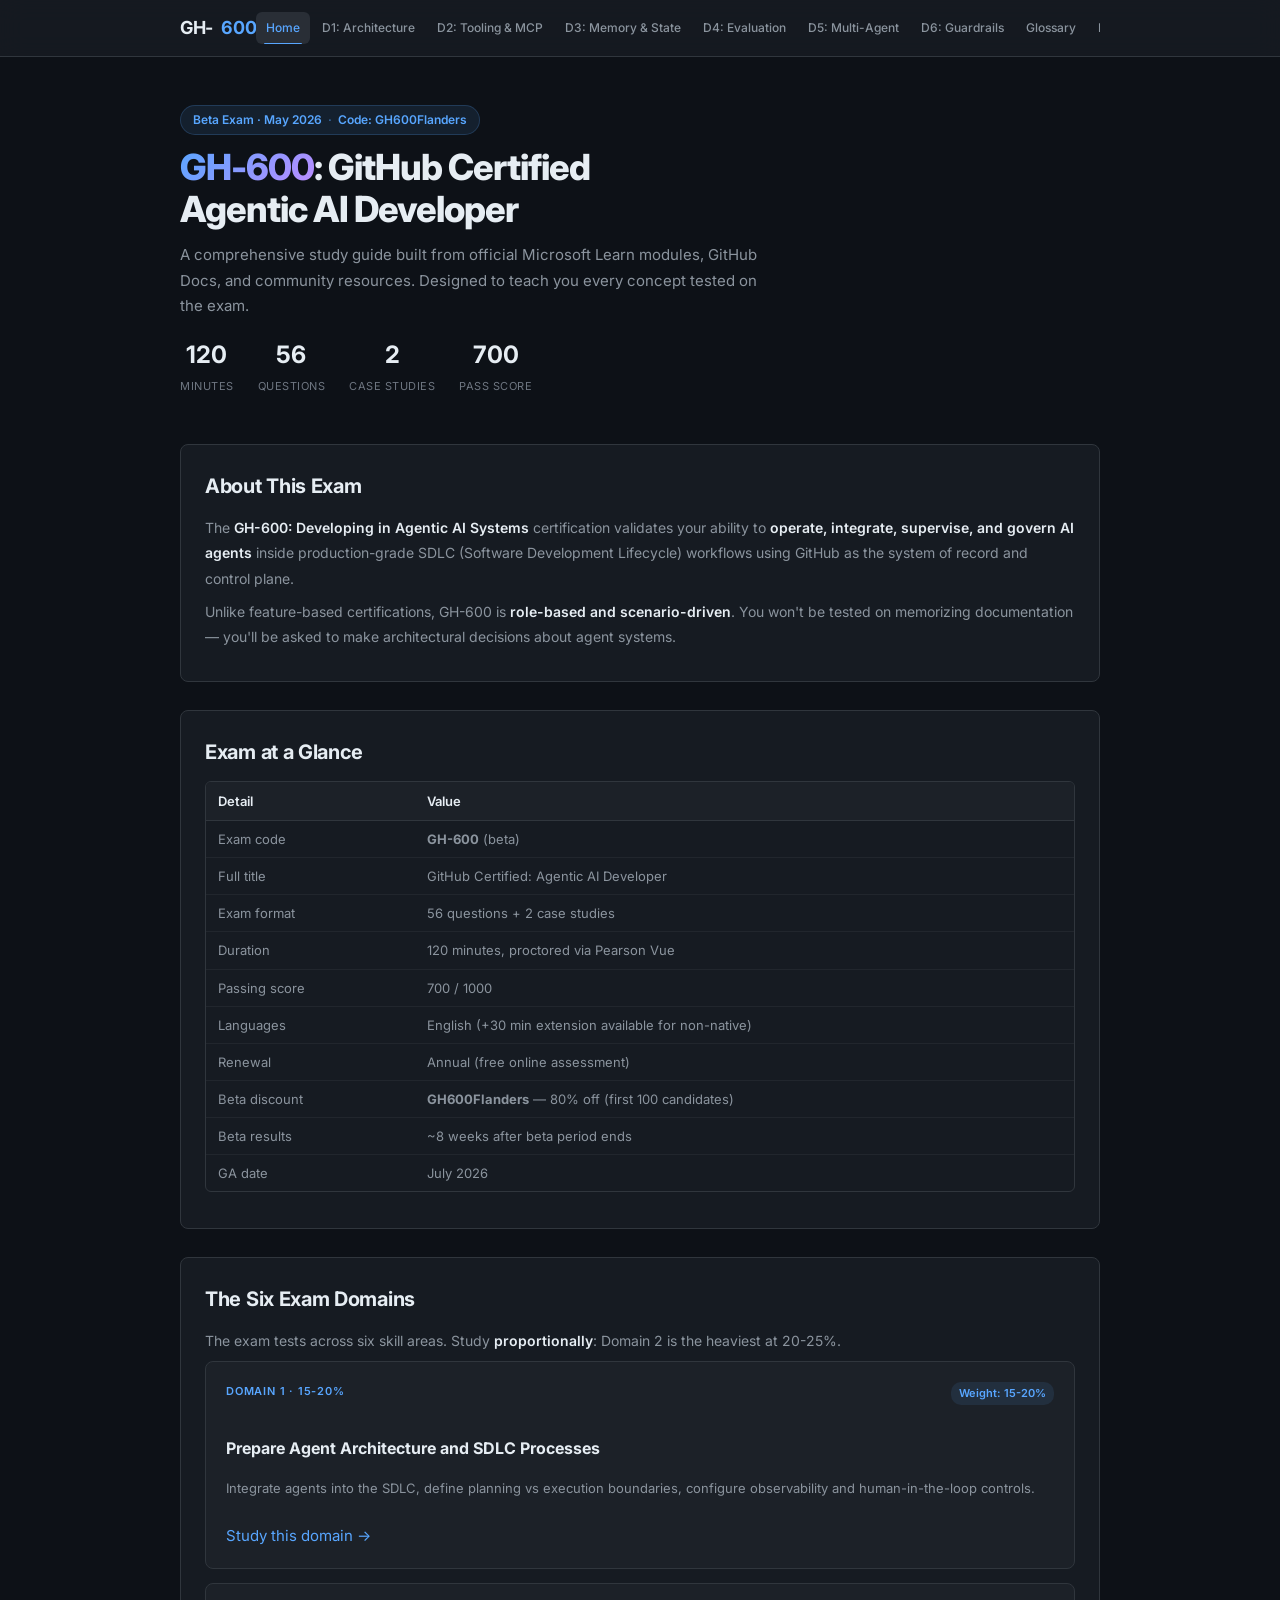
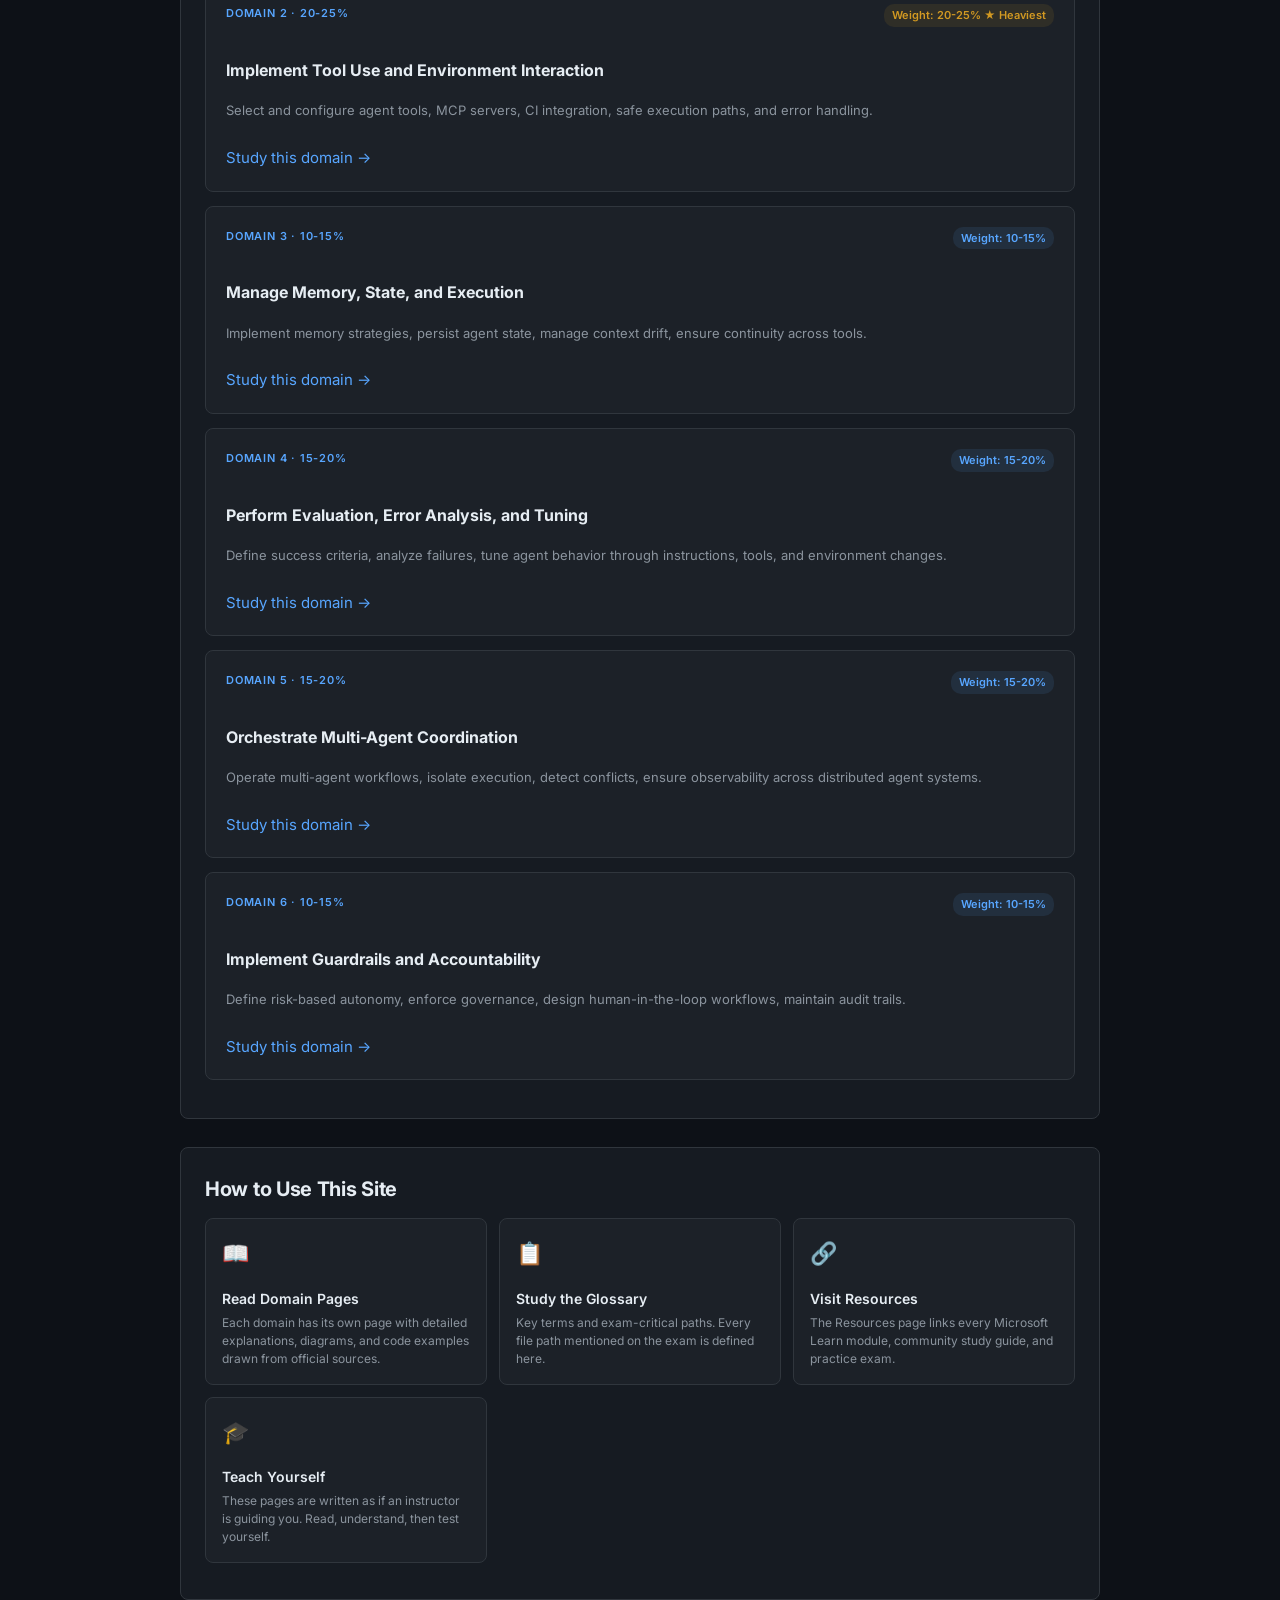
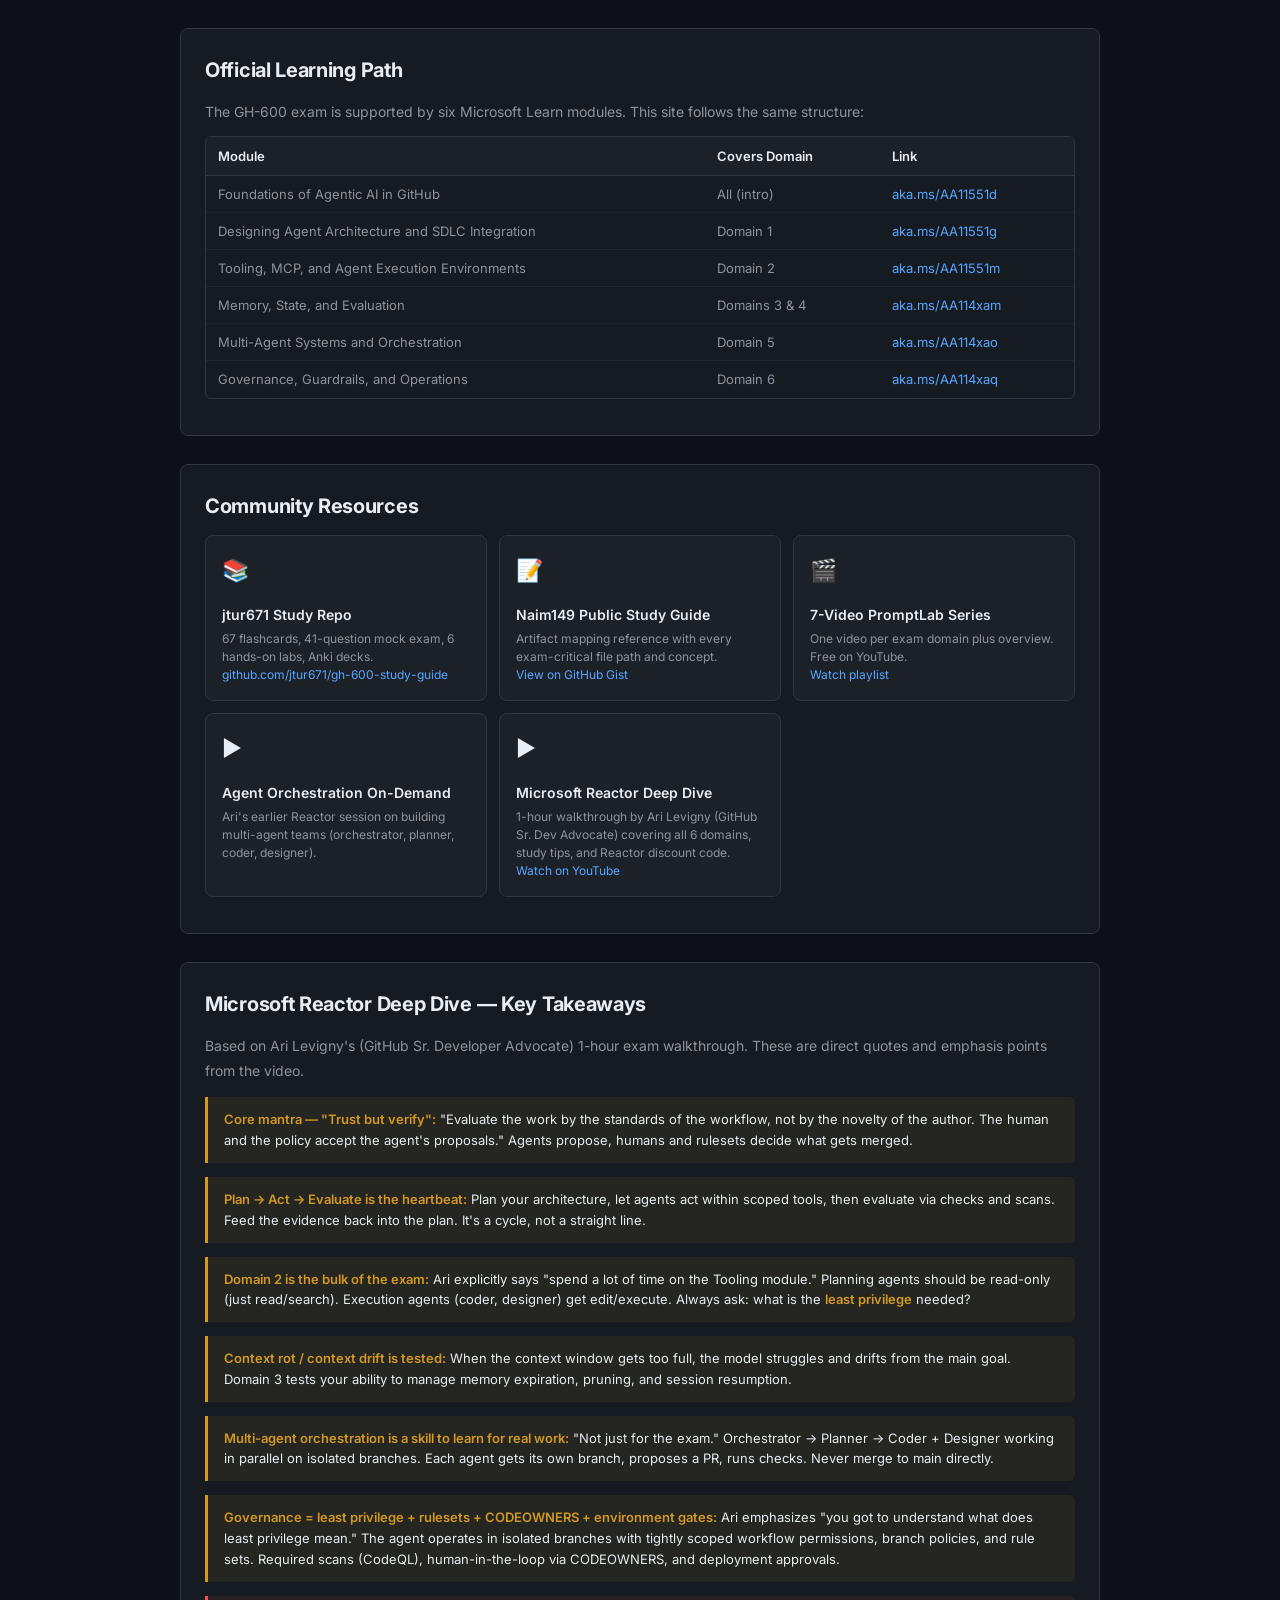
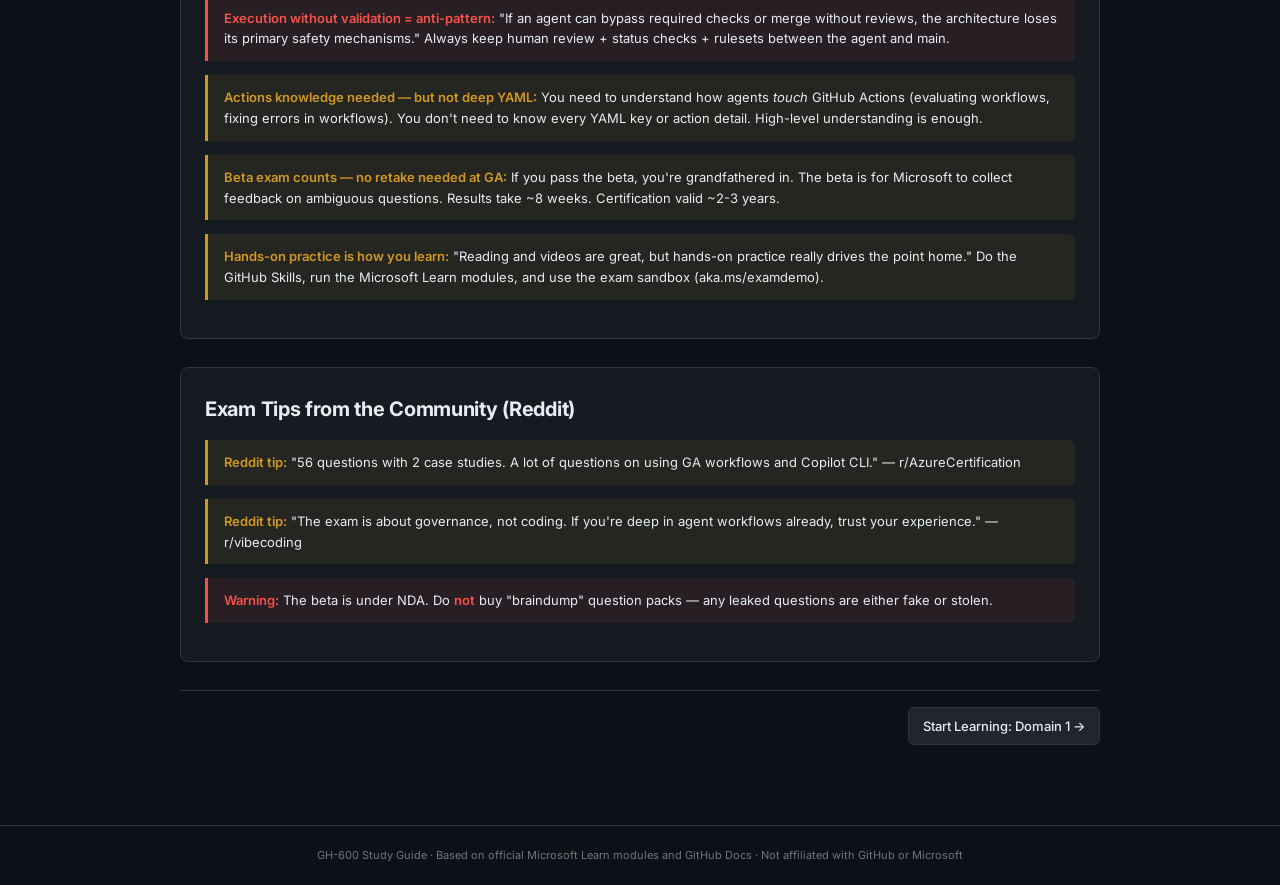
<file: index.html>
<!DOCTYPE html>
<html lang="en">
<head>
<meta charset="UTF-8">
<meta name="viewport" content="width=device-width, initial-scale=1.0">
<title>GH-600 Study - GitHub Certified: Agentic AI Developer</title>
<meta name="description" content="Comprehensive study resource for the GH-600 GitHub Certified: Agentic AI Developer exam">
<link rel="preconnect" href="https://fonts.googleapis.com">
<link href="https://fonts.googleapis.com/css2?family=Inter:wght@400;500;600;700;800&family=JetBrains+Mono:wght@400;500&display=swap" rel="stylesheet">
<link rel="stylesheet" href="style.css">
</head>
<body>

<header class="site-header">
  <div class="header-inner">
    <div class="header-logo"><span>GH-</span>600</div>
    <nav class="header-nav">
      <a href="index.html" class="active">Home</a>
      <a href="domain-1.html">D1: Architecture</a>
      <a href="domain-2.html">D2: Tooling &amp; MCP</a>
      <a href="domain-3.html">D3: Memory &amp; State</a>
      <a href="domain-4.html">D4: Evaluation</a>
      <a href="domain-5.html">D5: Multi-Agent</a>
      <a href="domain-6.html">D6: Guardrails</a>
      <a href="glossary.html">Glossary</a>
      <a href="resources.html">Resources</a>
    </nav>
  </div>
</header>

<section class="hero">
  <div class="hero-text">
    <div class="hero-badge">
      <span>Beta Exam &middot; May 2026</span>
      <span style="opacity:.5">&middot;</span>
      <span>Code: GH600Flanders</span>
    </div>
    <h1><span class="highlight">GH-600</span>: GitHub Certified<br>Agentic AI Developer</h1>
    <p>A comprehensive study guide built from official Microsoft Learn modules, GitHub Docs, and community resources. Designed to teach you every concept tested on the exam.</p>
    <div class="hero-stats">
      <div class="hero-stat"><div class="num">120</div><div class="label">Minutes</div></div>
      <div class="hero-stat"><div class="num">56</div><div class="label">Questions</div></div>
      <div class="hero-stat"><div class="num">2</div><div class="label">Case Studies</div></div>
      <div class="hero-stat"><div class="num">700</div><div class="label">Pass Score</div></div>
    </div>
  </div>
</section>

<main class="main">

  <div class="section">
    <h2>About This Exam</h2>
    <p>The <strong>GH-600: Developing in Agentic AI Systems</strong> certification validates your ability to <strong>operate, integrate, supervise, and govern AI agents</strong> inside production-grade SDLC (Software Development Lifecycle) workflows using GitHub as the system of record and control plane.</p>
    <p>Unlike feature-based certifications, GH-600 is <strong>role-based and scenario-driven</strong>. You won't be tested on memorizing documentation — you'll be asked to make architectural decisions about agent systems.</p>
  </div>

  <div class="section">
    <h2>Exam at a Glance</h2>
    <div class="table-wrap">
      <table>
        <tr><th>Detail</th><th>Value</th></tr>
        <tr><td>Exam code</td><td><strong>GH-600</strong> (beta)</td></tr>
        <tr><td>Full title</td><td>GitHub Certified: Agentic AI Developer</td></tr>
        <tr><td>Exam format</td><td>56 questions + 2 case studies</td></tr>
        <tr><td>Duration</td><td>120 minutes, proctored via Pearson Vue</td></tr>
        <tr><td>Passing score</td><td>700 / 1000</td></tr>
        <tr><td>Languages</td><td>English (+30 min extension available for non-native)</td></tr>
        <tr><td>Renewal</td><td>Annual (free online assessment)</td></tr>
        <tr><td>Beta discount</td><td><strong>GH600Flanders</strong> — 80% off (first 100 candidates)</td></tr>
        <tr><td>Beta results</td><td>~8 weeks after beta period ends</td></tr>
        <tr><td>GA date</td><td>July 2026</td></tr>
      </table>
    </div>
  </div>

  <div class="section">
    <h2>The Six Exam Domains</h2>
    <p>The exam tests across six skill areas. Study <strong>proportionally</strong>: Domain 2 is the heaviest at 20-25%.</p>

    <div class="domain-card">
      <div class="domain-num">Domain 1 · 15-20%</div>
      <h3>Prepare Agent Architecture and SDLC Processes</h3>
      <p>Integrate agents into the SDLC, define planning vs execution boundaries, configure observability and human-in-the-loop controls.</p>
      <span class="weight">Weight: 15-20%</span>
      <a href="domain-1.html" style="float:right;margin-top:4px">Study this domain &rarr;</a>
    </div>

    <div class="domain-card">
      <div class="domain-num">Domain 2 · 20-25%</div>
      <h3>Implement Tool Use and Environment Interaction</h3>
      <p>Select and configure agent tools, MCP servers, CI integration, safe execution paths, and error handling.</p>
      <span class="weight heavy">Weight: 20-25% ★ Heaviest</span>
      <a href="domain-2.html" style="float:right;margin-top:4px">Study this domain &rarr;</a>
    </div>

    <div class="domain-card">
      <div class="domain-num">Domain 3 · 10-15%</div>
      <h3>Manage Memory, State, and Execution</h3>
      <p>Implement memory strategies, persist agent state, manage context drift, ensure continuity across tools.</p>
      <span class="weight">Weight: 10-15%</span>
      <a href="domain-3.html" style="float:right;margin-top:4px">Study this domain &rarr;</a>
    </div>

    <div class="domain-card">
      <div class="domain-num">Domain 4 · 15-20%</div>
      <h3>Perform Evaluation, Error Analysis, and Tuning</h3>
      <p>Define success criteria, analyze failures, tune agent behavior through instructions, tools, and environment changes.</p>
      <span class="weight">Weight: 15-20%</span>
      <a href="domain-4.html" style="float:right;margin-top:4px">Study this domain &rarr;</a>
    </div>

    <div class="domain-card">
      <div class="domain-num">Domain 5 · 15-20%</div>
      <h3>Orchestrate Multi-Agent Coordination</h3>
      <p>Operate multi-agent workflows, isolate execution, detect conflicts, ensure observability across distributed agent systems.</p>
      <span class="weight">Weight: 15-20%</span>
      <a href="domain-5.html" style="float:right;margin-top:4px">Study this domain &rarr;</a>
    </div>

    <div class="domain-card">
      <div class="domain-num">Domain 6 · 10-15%</div>
      <h3>Implement Guardrails and Accountability</h3>
      <p>Define risk-based autonomy, enforce governance, design human-in-the-loop workflows, maintain audit trails.</p>
      <span class="weight">Weight: 10-15%</span>
      <a href="domain-6.html" style="float:right;margin-top:4px">Study this domain &rarr;</a>
    </div>
  </div>

  <div class="section">
    <h2>How to Use This Site</h2>
    <div class="card-grid">
      <div class="card">
        <div class="card-icon">📖</div>
        <h4>Read Domain Pages</h4>
        <p>Each domain has its own page with detailed explanations, diagrams, and code examples drawn from official sources.</p>
      </div>
      <div class="card">
        <div class="card-icon">📋</div>
        <h4>Study the Glossary</h4>
        <p>Key terms and exam-critical paths. Every file path mentioned on the exam is defined here.</p>
      </div>
      <div class="card">
        <div class="card-icon">🔗</div>
        <h4>Visit Resources</h4>
        <p>The Resources page links every Microsoft Learn module, community study guide, and practice exam.</p>
      </div>
      <div class="card">
        <div class="card-icon">🎓</div>
        <h4>Teach Yourself</h4>
        <p>These pages are written as if an instructor is guiding you. Read, understand, then test yourself.</p>
      </div>
    </div>
  </div>

  <div class="section">
    <h2>Official Learning Path</h2>
    <p>The GH-600 exam is supported by six Microsoft Learn modules. This site follows the same structure:</p>
    <div class="table-wrap">
      <table>
        <tr><th>Module</th><th>Covers Domain</th><th>Link</th></tr>
        <tr><td>Foundations of Agentic AI in GitHub</td><td>All (intro)</td><td><a href="https://aka.ms/AA11551d" target="_blank">aka.ms/AA11551d</a></td></tr>
        <tr><td>Designing Agent Architecture and SDLC Integration</td><td>Domain 1</td><td><a href="https://aka.ms/AA11551g" target="_blank">aka.ms/AA11551g</a></td></tr>
        <tr><td>Tooling, MCP, and Agent Execution Environments</td><td>Domain 2</td><td><a href="https://aka.ms/AA11551m" target="_blank">aka.ms/AA11551m</a></td></tr>
        <tr><td>Memory, State, and Evaluation</td><td>Domains 3 &amp; 4</td><td><a href="https://aka.ms/AA114xam" target="_blank">aka.ms/AA114xam</a></td></tr>
        <tr><td>Multi-Agent Systems and Orchestration</td><td>Domain 5</td><td><a href="https://aka.ms/AA114xao" target="_blank">aka.ms/AA114xao</a></td></tr>
        <tr><td>Governance, Guardrails, and Operations</td><td>Domain 6</td><td><a href="https://aka.ms/AA114xaq" target="_blank">aka.ms/AA114xaq</a></td></tr>
      </table>
    </div>
  </div>

  <div class="section">
    <h2>Community Resources</h2>
    <div class="card-grid">
      <div class="card">
        <div class="card-icon">📚</div>
        <h4>jtur671 Study Repo</h4>
        <p>67 flashcards, 41-question mock exam, 6 hands-on labs, Anki decks.<br><a href="https://github.com/jtur671/gh-600-study-guide" target="_blank">github.com/jtur671/gh-600-study-guide</a></p>
      </div>
      <div class="card">
        <div class="card-icon">📝</div>
        <h4>Naim149 Public Study Guide</h4>
        <p>Artifact mapping reference with every exam-critical file path and concept.<br><a href="https://gist.github.com/naim149/a8aa41c7468685b7d984822c38863aae" target="_blank">View on GitHub Gist</a></p>
      </div>
      <div class="card">
        <div class="card-icon">🎬</div>
        <h4>7-Video PromptLab Series</h4>
        <p>One video per exam domain plus overview. Free on YouTube.<br><a href="https://www.youtube.com/playlist?list=PLxgUmxsBhjMhyjJhNM9dxSCdJj2yExS2Y" target="_blank">Watch playlist</a></p>
      </div>
      <div class="card">
        <div class="card-icon">▶️</div>
        <h4>Agent Orchestration On-Demand</h4>
        <p>Ari's earlier Reactor session on building multi-agent teams (orchestrator, planner, coder, designer).</p>
      </div>
      <div class="card">
        <div class="card-icon">▶️</div>
        <h4>Microsoft Reactor Deep Dive</h4>
        <p>1-hour walkthrough by Ari Levigny (GitHub Sr. Dev Advocate) covering all 6 domains, study tips, and Reactor discount code.<br><a href="https://www.youtube.com/watch?v=bgj20o0kYKg" target="_blank">Watch on YouTube</a></p>
      </div>
    </div>
  </div>

  <div class="section">
    <h2>Microsoft Reactor Deep Dive — Key Takeaways</h2>
    <p>Based on Ari Levigny's (GitHub Sr. Developer Advocate) 1-hour exam walkthrough. These are direct quotes and emphasis points from the video.</p>

    <div class="callout tip">
      <p><strong>Core mantra — "Trust but verify":</strong> "Evaluate the work by the standards of the workflow, not by the novelty of the author. The human and the policy accept the agent's proposals." Agents propose, humans and rulesets decide what gets merged.</p>
    </div>

    <div class="callout tip">
      <p><strong>Plan &rarr; Act &rarr; Evaluate is the heartbeat:</strong> Plan your architecture, let agents act within scoped tools, then evaluate via checks and scans. Feed the evidence back into the plan. It's a cycle, not a straight line.</p>
    </div>

    <div class="callout tip">
      <p><strong>Domain 2 is the bulk of the exam:</strong> Ari explicitly says "spend a lot of time on the Tooling module." Planning agents should be read-only (just read/search). Execution agents (coder, designer) get edit/execute. Always ask: what is the <strong>least privilege</strong> needed?</p>
    </div>

    <div class="callout tip">
      <p><strong>Context rot / context drift is tested:</strong> When the context window gets too full, the model struggles and drifts from the main goal. Domain 3 tests your ability to manage memory expiration, pruning, and session resumption.</p>
    </div>

    <div class="callout tip">
      <p><strong>Multi-agent orchestration is a skill to learn for real work:</strong> "Not just for the exam." Orchestrator &rarr; Planner &rarr; Coder + Designer working in parallel on isolated branches. Each agent gets its own branch, proposes a PR, runs checks. Never merge to main directly.</p>
    </div>

    <div class="callout tip">
      <p><strong>Governance = least privilege + rulesets + CODEOWNERS + environment gates:</strong> Ari emphasizes "you got to understand what does least privilege mean." The agent operates in isolated branches with tightly scoped workflow permissions, branch policies, and rule sets. Required scans (CodeQL), human-in-the-loop via CODEOWNERS, and deployment approvals.</p>
    </div>

    <div class="callout warning">
      <p><strong>Execution without validation = anti-pattern:</strong> "If an agent can bypass required checks or merge without reviews, the architecture loses its primary safety mechanisms." Always keep human review + status checks + rulesets between the agent and main.</p>
    </div>

    <div class="callout tip">
      <p><strong>Actions knowledge needed — but not deep YAML:</strong> You need to understand how agents <em>touch</em> GitHub Actions (evaluating workflows, fixing errors in workflows). You don't need to know every YAML key or action detail. High-level understanding is enough.</p>
    </div>

    <div class="callout tip">
      <p><strong>Beta exam counts — no retake needed at GA:</strong> If you pass the beta, you're grandfathered in. The beta is for Microsoft to collect feedback on ambiguous questions. Results take ~8 weeks. Certification valid ~2-3 years.</p>
    </div>

    <div class="callout tip">
      <p><strong>Hands-on practice is how you learn:</strong> "Reading and videos are great, but hands-on practice really drives the point home." Do the GitHub Skills, run the Microsoft Learn modules, and use the exam sandbox (aka.ms/examdemo).</p>
    </div>
  </div>

  <div class="section">
    <h2>Exam Tips from the Community (Reddit)</h2>
    <div class="callout tip">
      <p><strong>Reddit tip:</strong> "56 questions with 2 case studies. A lot of questions on using GA workflows and Copilot CLI." — r/AzureCertification</p>
    </div>
    <div class="callout tip">
      <p><strong>Reddit tip:</strong> "The exam is about governance, not coding. If you're deep in agent workflows already, trust your experience." — r/vibecoding</p>
    </div>
    <div class="callout warning">
      <p><strong>Warning:</strong> The beta is under NDA. Do <strong>not</strong> buy "braindump" question packs — any leaked questions are either fake or stolen.</p>
    </div>
  </div>

  <div class="nav-links">
    <span></span>
    <a href="domain-1.html">Start Learning: Domain 1 &rarr;</a>
  </div>

</main>

<footer class="site-footer">
  <p>GH-600 Study Guide · Based on official Microsoft Learn modules and GitHub Docs · Not affiliated with GitHub or Microsoft</p>
</footer>

</body>
</html>
</file>
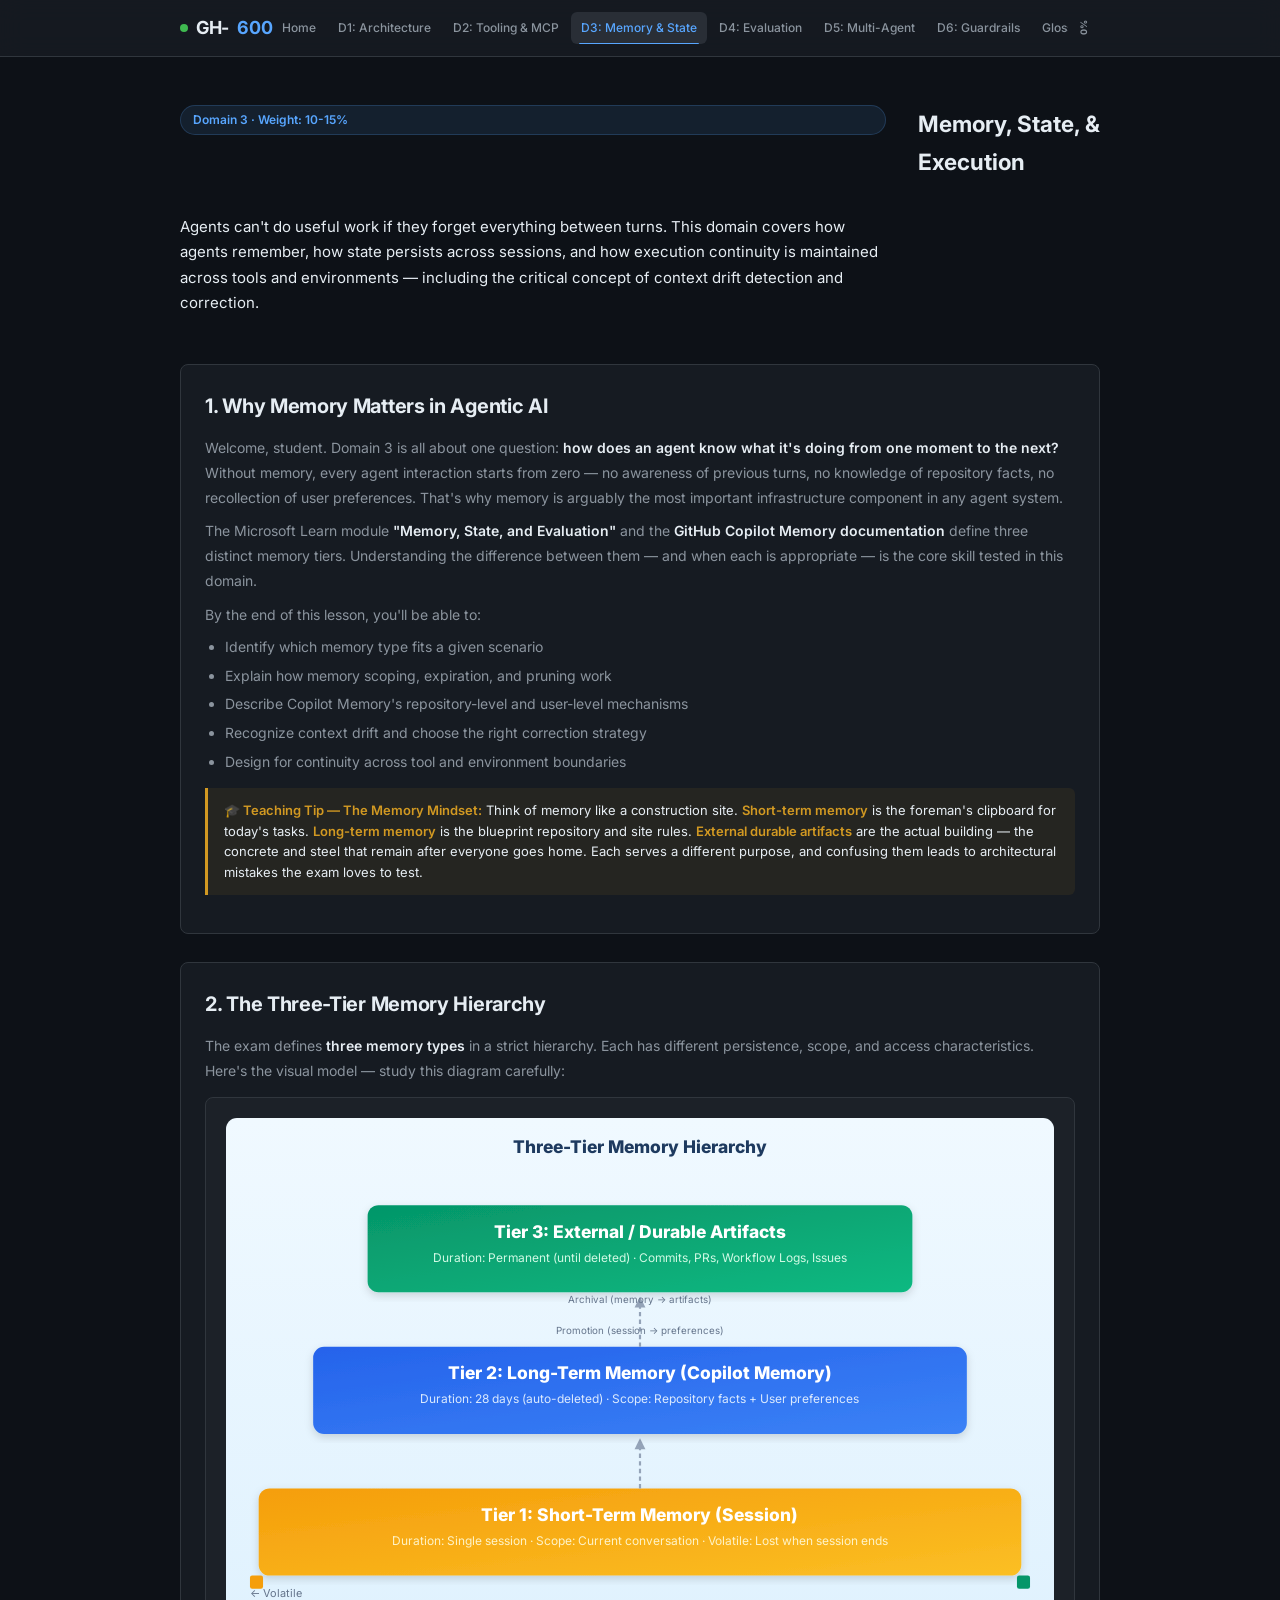
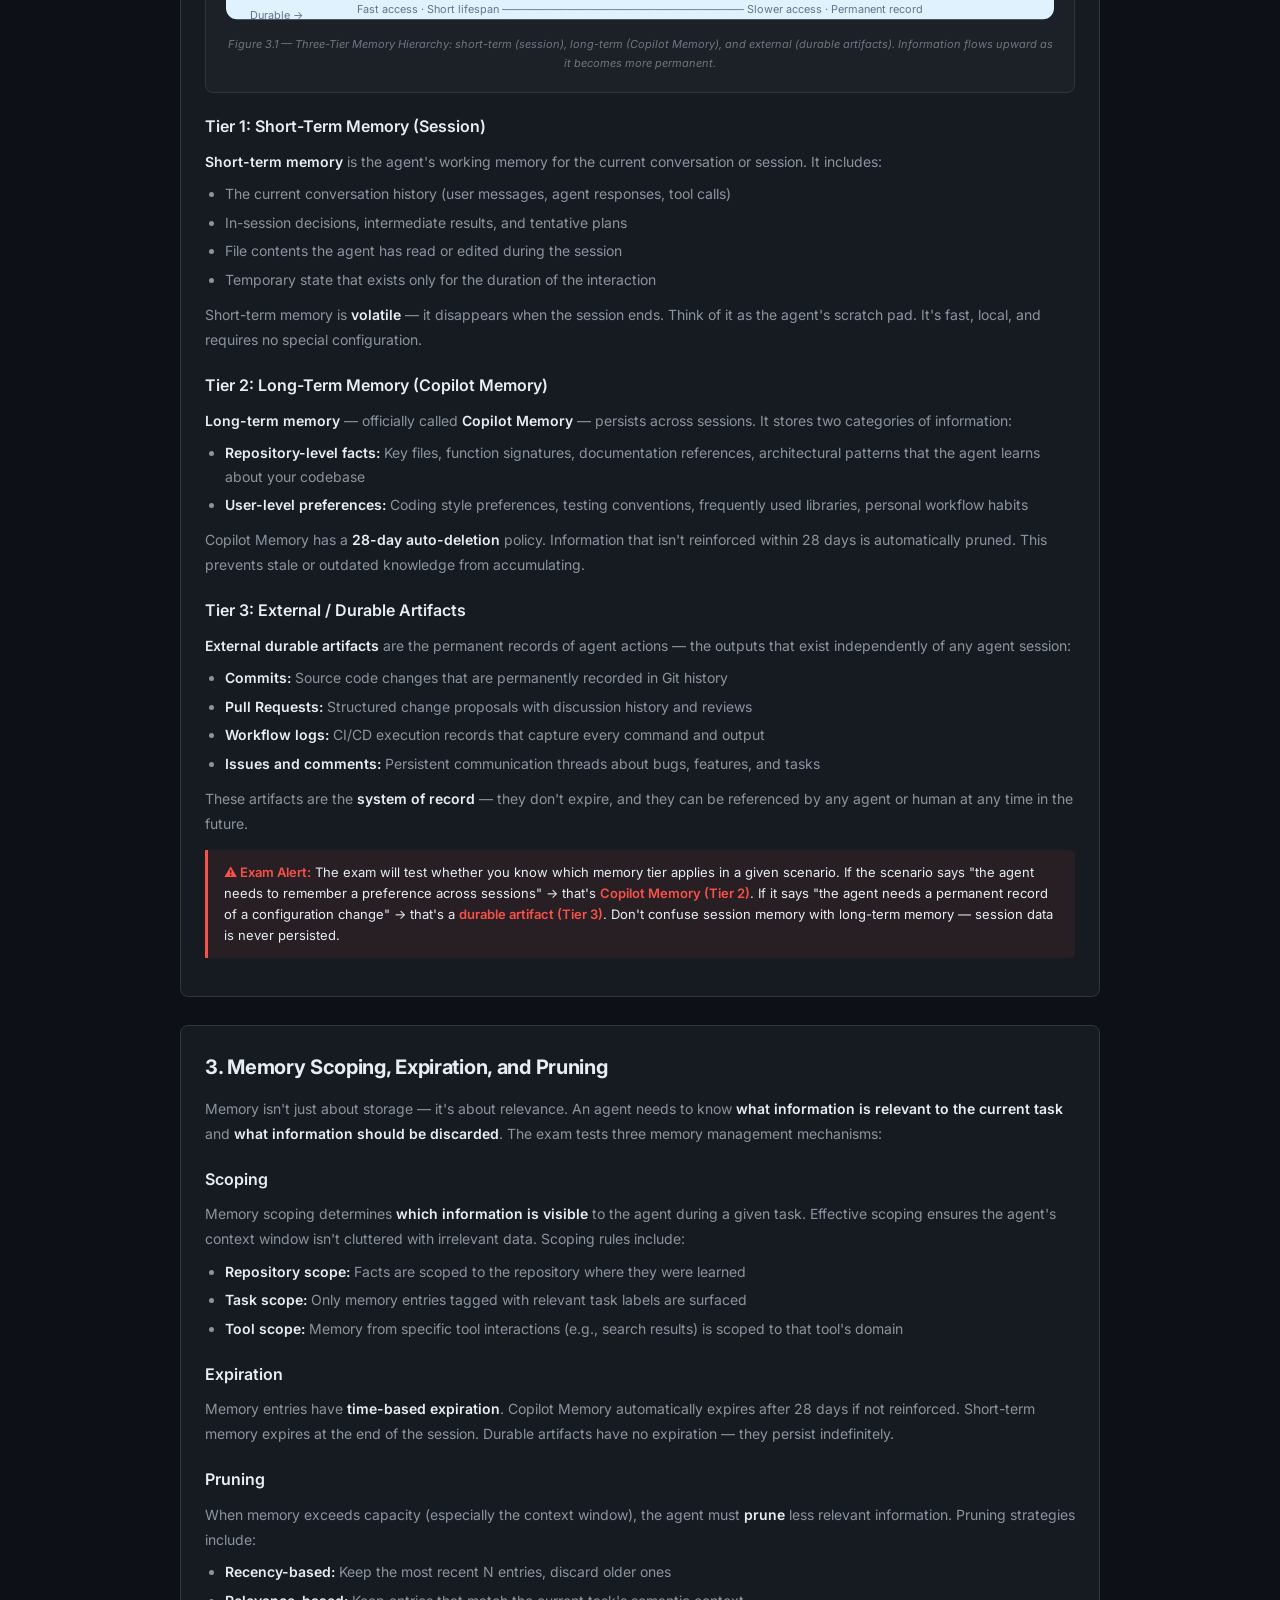
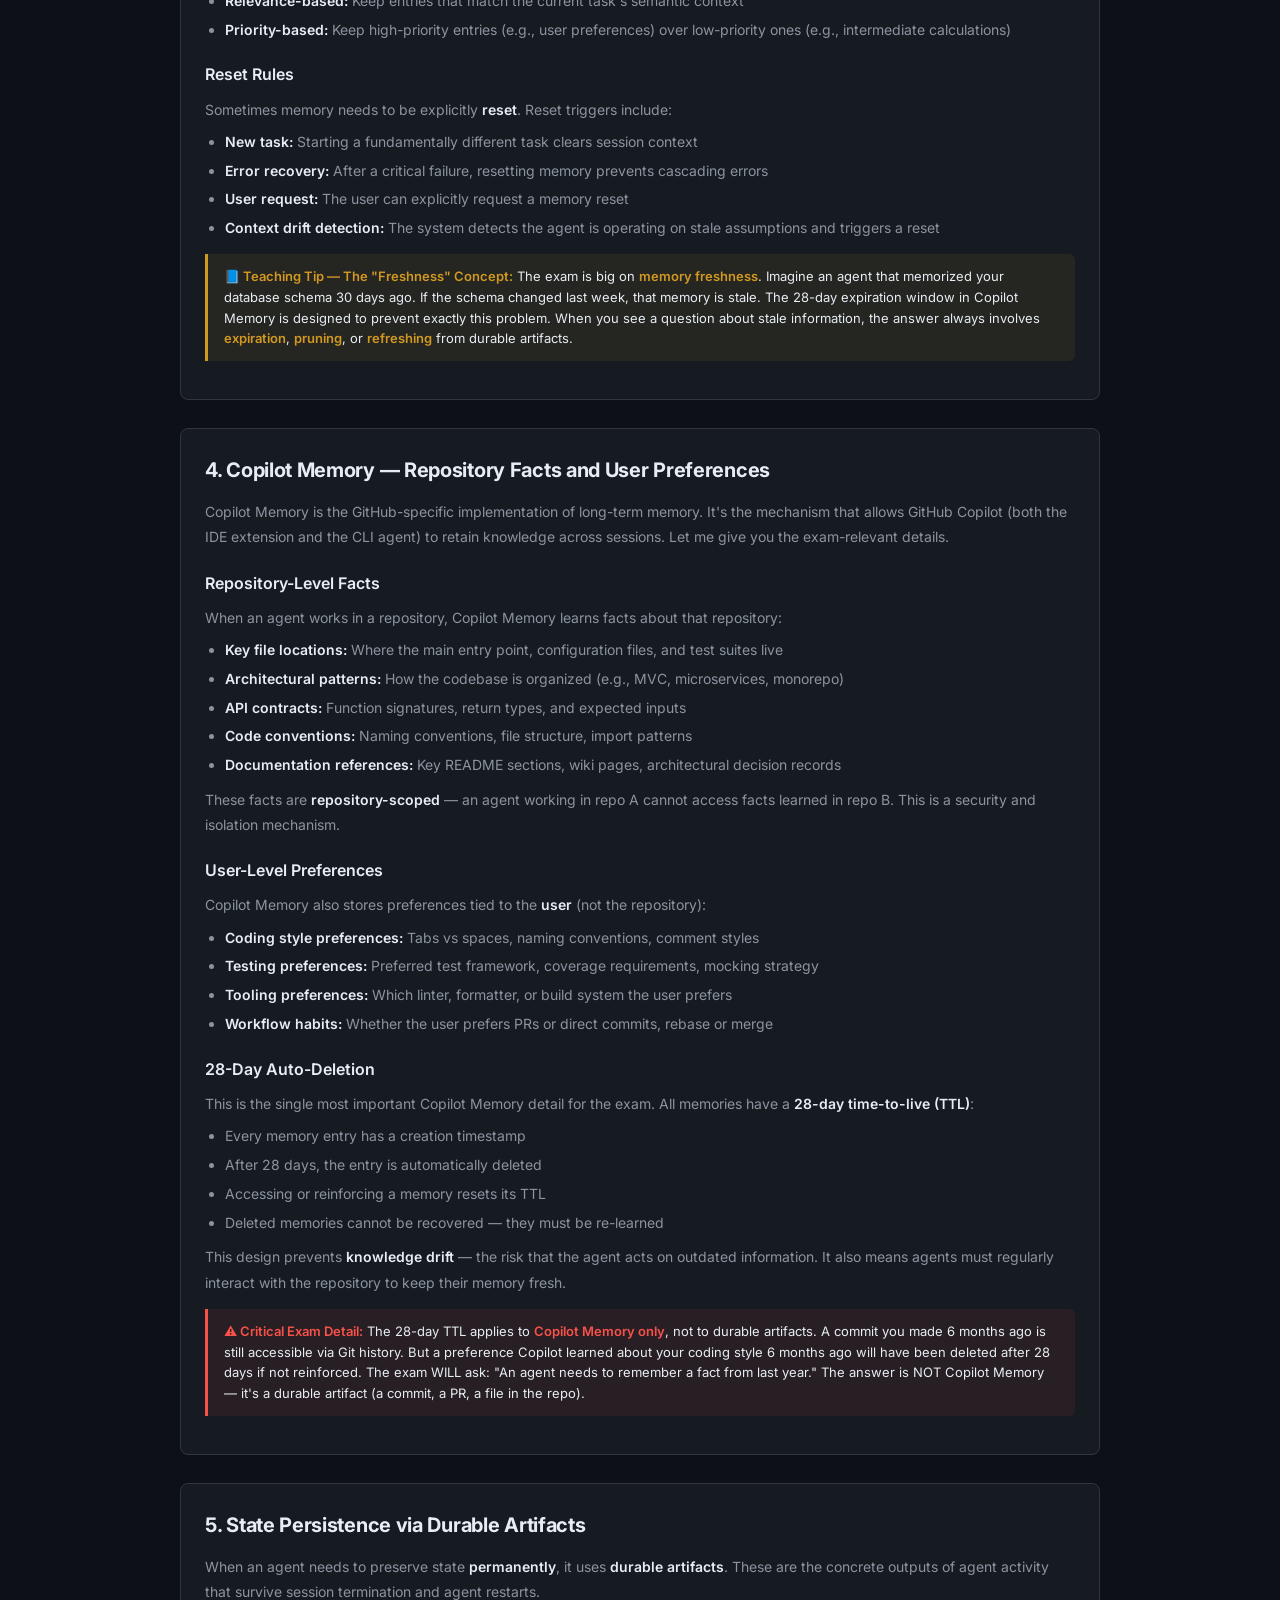
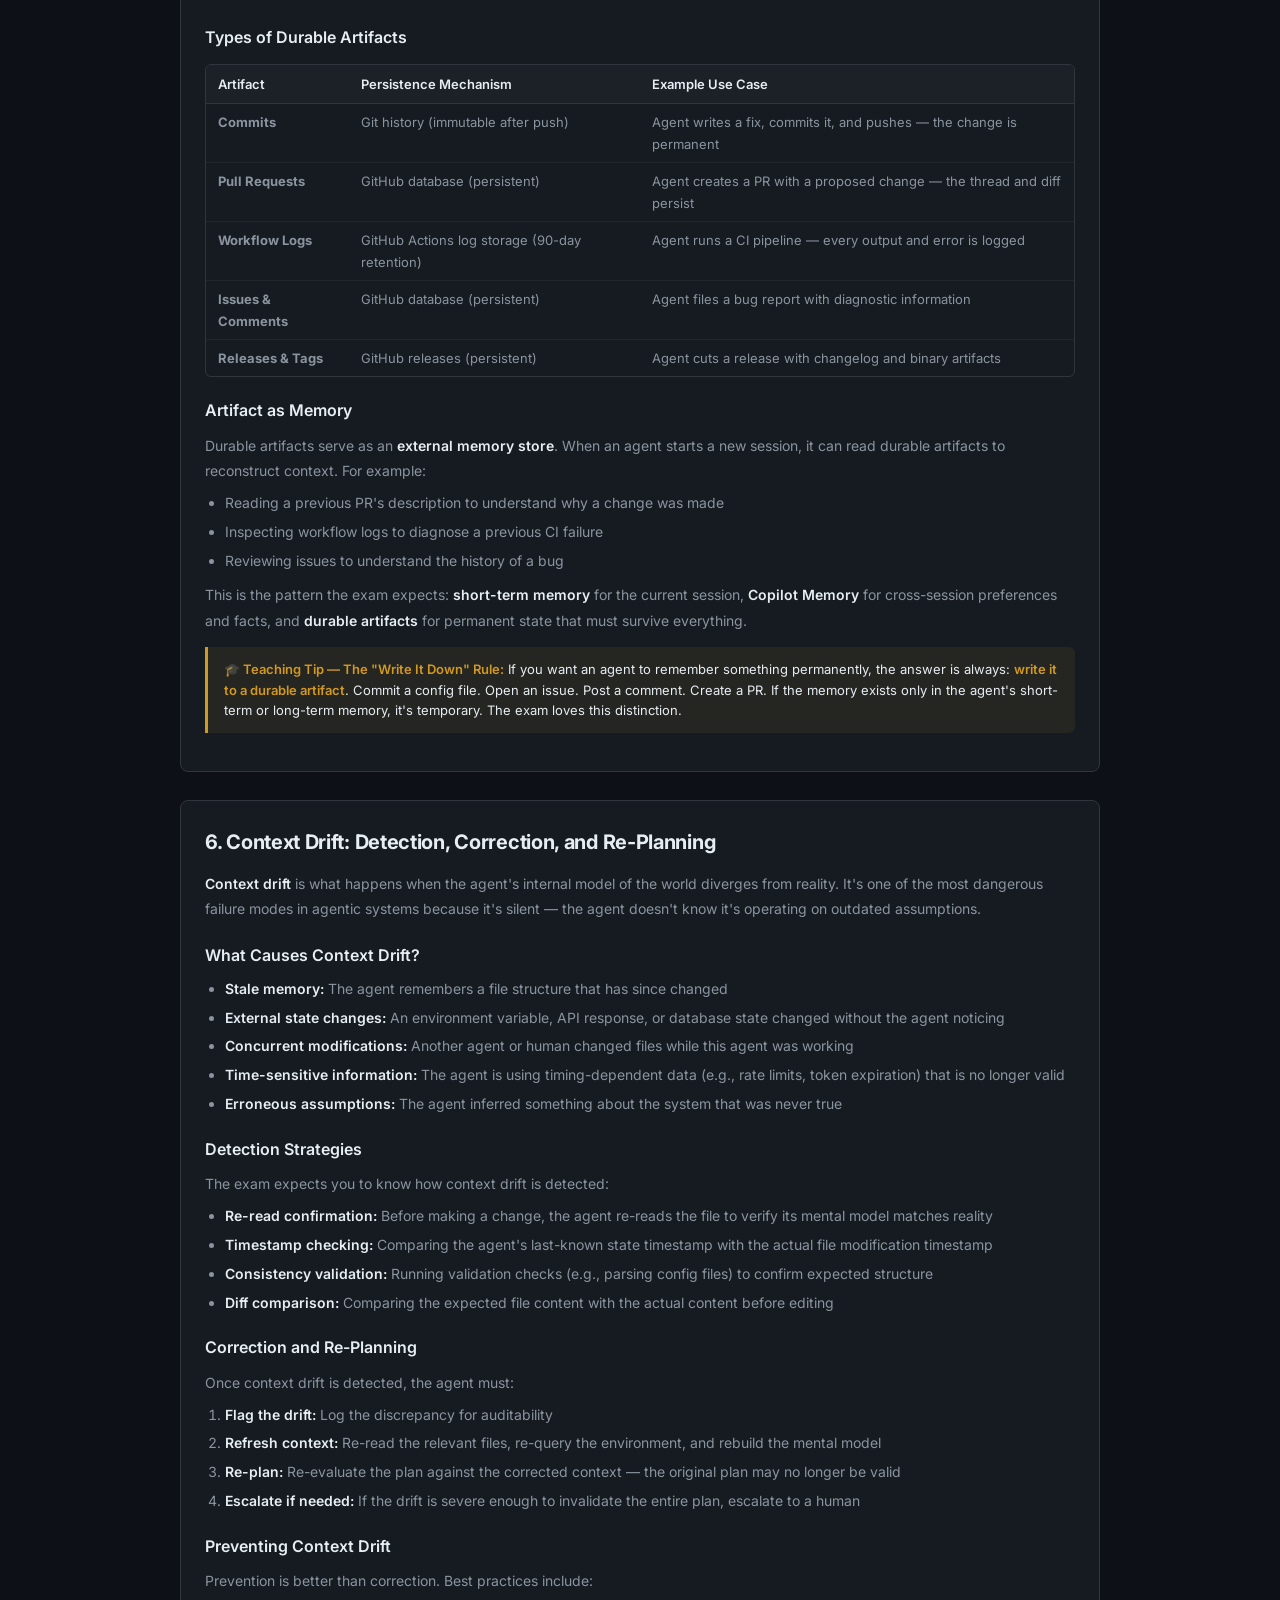
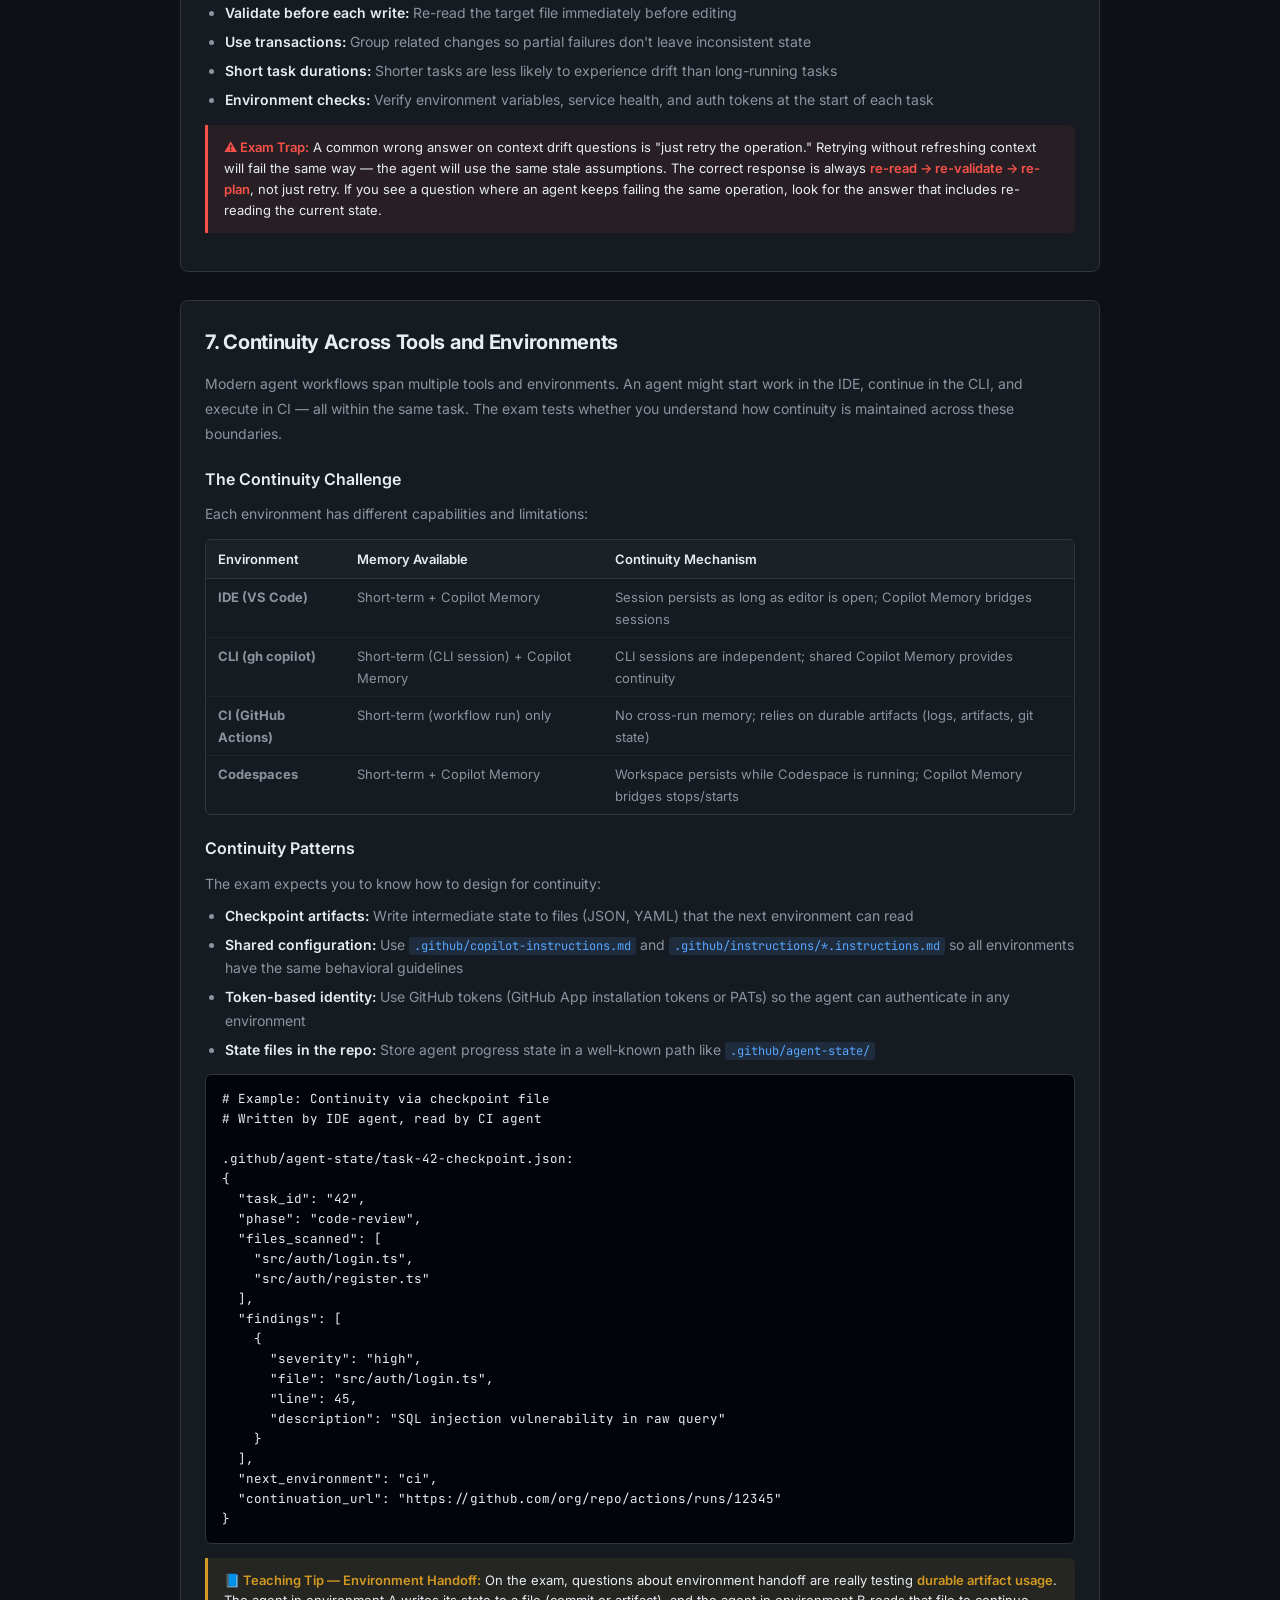
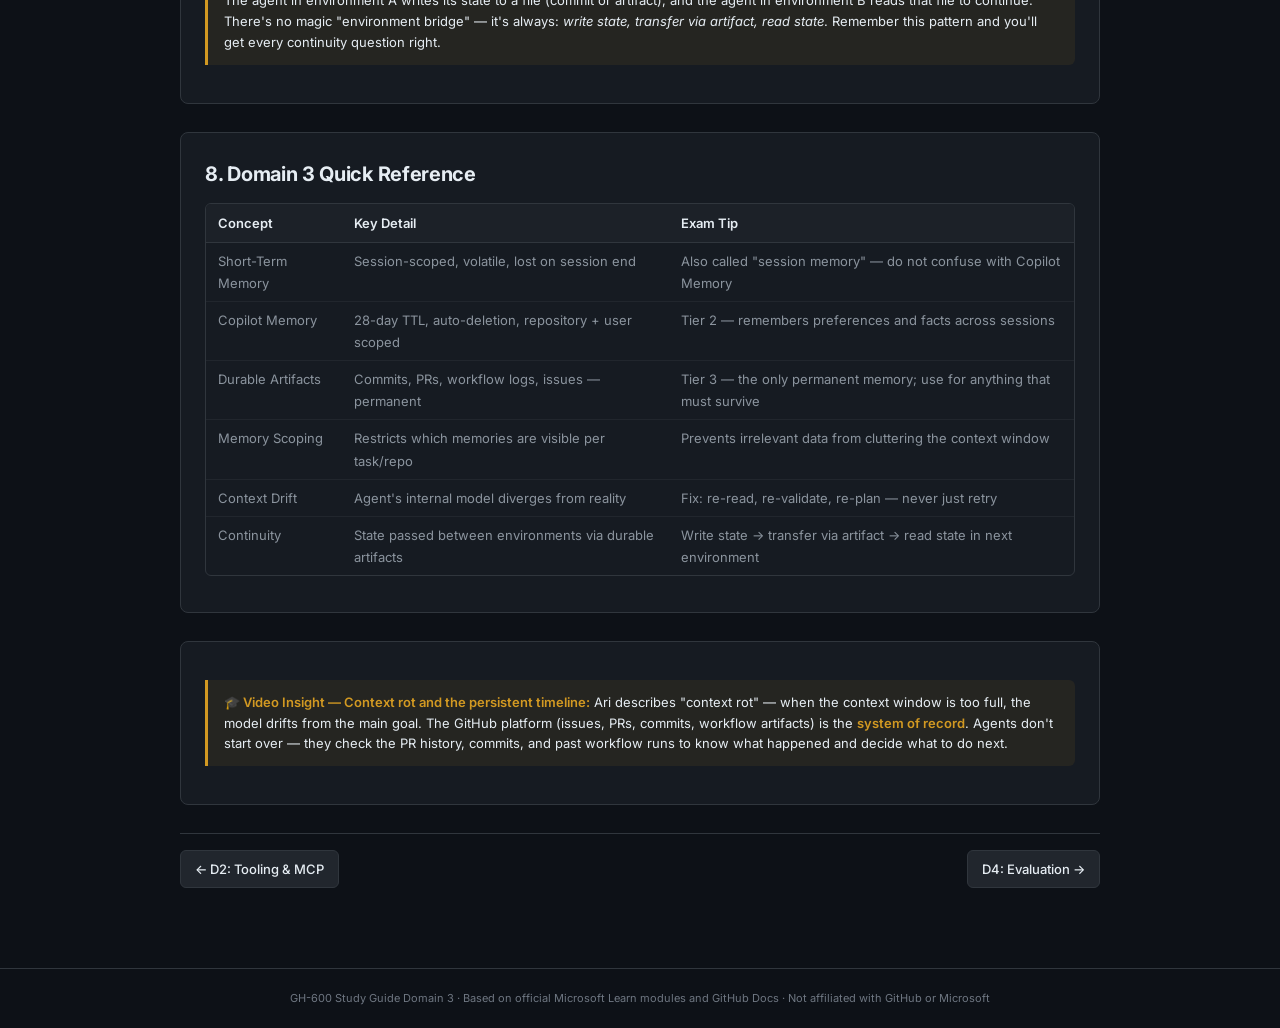
<file: domain-3.html>
<!DOCTYPE html>
<html lang="en">
<head>
<meta charset="UTF-8">
<meta name="viewport" content="width=device-width, initial-scale=1.0">
<title>Domain 3: Memory, State, and Execution — GH-600 Study</title>
<meta name="description" content="Domain 3 lesson page for GH-600: Memory, State, and Execution — instructor-style guide with three-tier memory hierarchy SVG, exam-focused content on memory types, context drift, and continuity">
<link rel="preconnect" href="https://fonts.googleapis.com">
<link href="https://fonts.googleapis.com/css2?family=Inter:wght@400;500;600;700;800&family=JetBrains+Mono:wght@400;500&display=swap" rel="stylesheet">
<link rel="stylesheet" href="style.css">
</head>
<body>

<header class="site-header">
  <div class="header-inner">
    <div class="header-logo"><span class="logo-dot"></span><span>GH-</span>600</div>
    <nav class="header-nav">
      <a href="index.html">Home</a>
      <a href="domain-1.html">D1: Architecture</a>
      <a href="domain-2.html">D2: Tooling &amp; MCP</a>
      <a href="domain-3.html" class="active">D3: Memory &amp; State</a>
      <a href="domain-4.html">D4: Evaluation</a>
      <a href="domain-5.html">D5: Multi-Agent</a>
      <a href="domain-6.html">D6: Guardrails</a>
      <a href="glossary.html">Glossary</a>
      <a href="resources.html">Resources</a>
    </nav>
    <div class="header-actions">
      <div class="progress-ring" title="Study progress">
        <svg width="32" height="32" viewBox="0 0 32 32">
          <circle cx="16" cy="16" r="12" fill="none" stroke="#21262d" stroke-width="3"/>
          <circle cx="16" cy="16" r="12" fill="none" stroke="#58a6ff" stroke-width="3" stroke-linecap="round" stroke-dasharray="75.4 75.4" stroke-dashoffset="75.4" style="transition:stroke-dashoffset .5s ease"/>
          <text x="16" y="19" text-anchor="middle" fill="#8b949e" font-size="9" font-weight="700" font-family="Inter,sans-serif">0%</text>
        </svg>
      </div>
    </div>
  </div>
</header>

<section class="hero">
  <div class="hero-badge">Domain 3 · Weight: 10-15%</div>
  <h1>Memory, State, &amp;<br>Execution</h1>
  <p>Agents can't do useful work if they forget everything between turns. This domain covers how agents remember, how state persists across sessions, and how execution continuity is maintained across tools and environments — including the critical concept of context drift detection and correction.</p>
</section>

<main class="main">

  <!-- ============================================================ -->
  <!-- SECTION 1: Why Memory Matters                                -->
  <!-- ============================================================ -->
  <div class="section">
    <h2>1. Why Memory Matters in Agentic AI</h2>
    <p>Welcome, student. Domain 3 is all about one question: <strong>how does an agent know what it's doing from one moment to the next?</strong> Without memory, every agent interaction starts from zero — no awareness of previous turns, no knowledge of repository facts, no recollection of user preferences. That's why memory is arguably the most important infrastructure component in any agent system.</p>
    <p>The Microsoft Learn module <strong>"Memory, State, and Evaluation"</strong> and the <strong>GitHub Copilot Memory documentation</strong> define three distinct memory tiers. Understanding the difference between them — and when each is appropriate — is the core skill tested in this domain.</p>
    <p>By the end of this lesson, you'll be able to:</p>
    <ul>
      <li>Identify which memory type fits a given scenario</li>
      <li>Explain how memory scoping, expiration, and pruning work</li>
      <li>Describe Copilot Memory's repository-level and user-level mechanisms</li>
      <li>Recognize context drift and choose the right correction strategy</li>
      <li>Design for continuity across tool and environment boundaries</li>
    </ul>

    <div class="callout tip">
      <p><strong>🎓 Teaching Tip — The Memory Mindset:</strong> Think of memory like a construction site. <strong>Short-term memory</strong> is the foreman's clipboard for today's tasks. <strong>Long-term memory</strong> is the blueprint repository and site rules. <strong>External durable artifacts</strong> are the actual building — the concrete and steel that remain after everyone goes home. Each serves a different purpose, and confusing them leads to architectural mistakes the exam loves to test.</p>
    </div>
  </div>

  <!-- ============================================================ -->
  <!-- SECTION 2: Three-Tier Memory Hierarchy                       -->
  <!-- ============================================================ -->
  <div class="section">
    <h2>2. The Three-Tier Memory Hierarchy</h2>
    <p>The exam defines <strong>three memory types</strong> in a strict hierarchy. Each has different persistence, scope, and access characteristics. Here's the visual model — study this diagram carefully:</p>

    <div class="diagram-wrap">
      <svg viewBox="0 0 760 460" xmlns="http://www.w3.org/2000/svg" role="img" aria-label="Three-tier memory hierarchy diagram">
        <defs>
          <linearGradient id="bgGradD3" x1="0" y1="0" x2="0" y2="1">
            <stop offset="0%" stop-color="#f0f9ff" />
            <stop offset="100%" stop-color="#e0f2fe" />
          </linearGradient>
          <linearGradient id="shortGrad" x1="0" y1="0" x2="1" y2="1">
            <stop offset="0%" stop-color="#f59e0b" />
            <stop offset="100%" stop-color="#fbbf24" />
          </linearGradient>
          <linearGradient id="longGrad" x1="0" y1="0" x2="1" y2="1">
            <stop offset="0%" stop-color="#2563eb" />
            <stop offset="100%" stop-color="#3b82f6" />
          </linearGradient>
          <linearGradient id="extGrad" x1="0" y1="0" x2="1" y2="1">
            <stop offset="0%" stop-color="#059669" />
            <stop offset="100%" stop-color="#10b981" />
          </linearGradient>
          <filter id="shadowD3">
            <feDropShadow dx="0" dy="3" stdDeviation="4" flood-opacity=".15" />
          </filter>
        </defs>
        <rect x="0" y="0" width="760" height="460" rx="10" fill="url(#bgGradD3)" />

        <!-- Title -->
        <text x="380" y="32" text-anchor="middle" fill="#1e3a5f" font-size="16" font-weight="800" font-family="Inter,sans-serif">Three-Tier Memory Hierarchy</text>

        <!-- Tier 1: Short-Term Memory (bottom, widest) -->
        <rect x="30" y="340" width="700" height="80" rx="10" fill="url(#shortGrad)" filter="url(#shadowD3)" />
        <text x="380" y="370" text-anchor="middle" fill="#fff" font-size="16" font-weight="800" font-family="Inter,sans-serif">Tier 1: Short-Term Memory (Session)</text>
        <text x="380" y="392" text-anchor="middle" fill="#fef3c7" font-size="11" font-family="Inter,sans-serif">Duration: Single session · Scope: Current conversation · Volatile: Lost when session ends</text>

        <!-- Arrow up -->
        <line x1="380" y1="340" x2="380" y2="300" stroke="#94a3b8" stroke-width="2" stroke-dasharray="4,3" />
        <polygon points="375,304 380,294 385,304" fill="#94a3b8" />

        <!-- Tier 2: Long-Term Memory (middle) -->
        <rect x="80" y="210" width="600" height="80" rx="10" fill="url(#longGrad)" filter="url(#shadowD3)" />
        <text x="380" y="240" text-anchor="middle" fill="#fff" font-size="16" font-weight="800" font-family="Inter,sans-serif">Tier 2: Long-Term Memory (Copilot Memory)</text>
        <text x="380" y="262" text-anchor="middle" fill="#dbeafe" font-size="11" font-family="Inter,sans-serif">Duration: 28 days (auto-deleted) · Scope: Repository facts + User preferences</text>

        <!-- Arrow up -->
        <line x1="380" y1="210" x2="380" y2="170" stroke="#94a3b8" stroke-width="2" stroke-dasharray="4,3" />
        <polygon points="375,174 380,164 385,174" fill="#94a3b8" />

        <!-- Tier 3: External (top, narrowest) -->
        <rect x="130" y="80" width="500" height="80" rx="10" fill="url(#extGrad)" filter="url(#shadowD3)" />
        <text x="380" y="110" text-anchor="middle" fill="#fff" font-size="16" font-weight="800" font-family="Inter,sans-serif">Tier 3: External / Durable Artifacts</text>
        <text x="380" y="132" text-anchor="middle" fill="#d1fae5" font-size="11" font-family="Inter,sans-serif">Duration: Permanent (until deleted) · Commits, PRs, Workflow Logs, Issues</text>

        <!-- Side annotations: Volatility -->
        <text x="22" y="440" font-size="10" fill="#64748b" font-family="Inter,sans-serif">← Volatile</text>
        <rect x="22" y="420" width="12" height="12" rx="2" fill="#f59e0b" />
        <text x="22" y="460" font-size="10" fill="#64748b" font-family="Inter,sans-serif">Durable →</text>
        <rect x="726" y="420" width="12" height="12" rx="2" fill="#059669" />

        <!-- Access speed annotation -->
        <text x="380" y="454" text-anchor="middle" font-size="10" fill="#64748b" font-family="Inter,sans-serif">Fast access · Short lifespan  ——————————————————————  Slower access · Permanent record</text>

        <!-- Lateral arrows -->
        <text x="380" y="198" text-anchor="middle" fill="#64748b" font-size="9" font-family="Inter,sans-serif">Promotion (session → preferences)</text>
        <text x="380" y="170" text-anchor="middle" fill="#64748b" font-size="9" font-family="Inter,sans-serif">Archival (memory → artifacts)</text>
      </svg>
      <div class="diagram-caption">Figure 3.1 — Three-Tier Memory Hierarchy: short-term (session), long-term (Copilot Memory), and external (durable artifacts). Information flows upward as it becomes more permanent.</div>
    </div>

    <h3>Tier 1: Short-Term Memory (Session)</h3>
    <p><strong>Short-term memory</strong> is the agent's working memory for the current conversation or session. It includes:</p>
    <ul>
      <li>The current conversation history (user messages, agent responses, tool calls)</li>
      <li>In-session decisions, intermediate results, and tentative plans</li>
      <li>File contents the agent has read or edited during the session</li>
      <li>Temporary state that exists only for the duration of the interaction</li>
    </ul>
    <p>Short-term memory is <strong>volatile</strong> — it disappears when the session ends. Think of it as the agent's scratch pad. It's fast, local, and requires no special configuration.</p>

    <h3>Tier 2: Long-Term Memory (Copilot Memory)</h3>
    <p><strong>Long-term memory</strong> — officially called <strong>Copilot Memory</strong> — persists across sessions. It stores two categories of information:</p>
    <ul>
      <li><strong>Repository-level facts:</strong> Key files, function signatures, documentation references, architectural patterns that the agent learns about your codebase</li>
      <li><strong>User-level preferences:</strong> Coding style preferences, testing conventions, frequently used libraries, personal workflow habits</li>
    </ul>
    <p>Copilot Memory has a <strong>28-day auto-deletion</strong> policy. Information that isn't reinforced within 28 days is automatically pruned. This prevents stale or outdated knowledge from accumulating.</p>

    <h3>Tier 3: External / Durable Artifacts</h3>
    <p><strong>External durable artifacts</strong> are the permanent records of agent actions — the outputs that exist independently of any agent session:</p>
    <ul>
      <li><strong>Commits:</strong> Source code changes that are permanently recorded in Git history</li>
      <li><strong>Pull Requests:</strong> Structured change proposals with discussion history and reviews</li>
      <li><strong>Workflow logs:</strong> CI/CD execution records that capture every command and output</li>
      <li><strong>Issues and comments:</strong> Persistent communication threads about bugs, features, and tasks</li>
    </ul>
    <p>These artifacts are the <strong>system of record</strong> — they don't expire, and they can be referenced by any agent or human at any time in the future.</p>

    <div class="callout warning">
      <p><strong>⚠️ Exam Alert:</strong> The exam will test whether you know which memory tier applies in a given scenario. If the scenario says "the agent needs to remember a preference across sessions" → that's <strong>Copilot Memory (Tier 2)</strong>. If it says "the agent needs a permanent record of a configuration change" → that's a <strong>durable artifact (Tier 3)</strong>. Don't confuse session memory with long-term memory — session data is never persisted.</p>
    </div>
  </div>

  <!-- ============================================================ -->
  <!-- SECTION 3: Memory Scoping, Expiration & Pruning              -->
  <!-- ============================================================ -->
  <div class="section">
    <h2>3. Memory Scoping, Expiration, and Pruning</h2>
    <p>Memory isn't just about storage — it's about relevance. An agent needs to know <strong>what information is relevant to the current task</strong> and <strong>what information should be discarded</strong>. The exam tests three memory management mechanisms:</p>

    <h3>Scoping</h3>
    <p>Memory scoping determines <strong>which information is visible</strong> to the agent during a given task. Effective scoping ensures the agent's context window isn't cluttered with irrelevant data. Scoping rules include:</p>
    <ul>
      <li><strong>Repository scope:</strong> Facts are scoped to the repository where they were learned</li>
      <li><strong>Task scope:</strong> Only memory entries tagged with relevant task labels are surfaced</li>
      <li><strong>Tool scope:</strong> Memory from specific tool interactions (e.g., search results) is scoped to that tool's domain</li>
    </ul>

    <h3>Expiration</h3>
    <p>Memory entries have <strong>time-based expiration</strong>. Copilot Memory automatically expires after 28 days if not reinforced. Short-term memory expires at the end of the session. Durable artifacts have no expiration — they persist indefinitely.</p>

    <h3>Pruning</h3>
    <p>When memory exceeds capacity (especially the context window), the agent must <strong>prune</strong> less relevant information. Pruning strategies include:</p>
    <ul>
      <li><strong>Recency-based:</strong> Keep the most recent N entries, discard older ones</li>
      <li><strong>Relevance-based:</strong> Keep entries that match the current task's semantic context</li>
      <li><strong>Priority-based:</strong> Keep high-priority entries (e.g., user preferences) over low-priority ones (e.g., intermediate calculations)</li>
    </ul>

    <h3>Reset Rules</h3>
    <p>Sometimes memory needs to be explicitly <strong>reset</strong>. Reset triggers include:</p>
    <ul>
      <li><strong>New task:</strong> Starting a fundamentally different task clears session context</li>
      <li><strong>Error recovery:</strong> After a critical failure, resetting memory prevents cascading errors</li>
      <li><strong>User request:</strong> The user can explicitly request a memory reset</li>
      <li><strong>Context drift detection:</strong> The system detects the agent is operating on stale assumptions and triggers a reset</li>
    </ul>

    <div class="callout tip">
      <p><strong>📘 Teaching Tip — The "Freshness" Concept:</strong> The exam is big on <strong>memory freshness</strong>. Imagine an agent that memorized your database schema 30 days ago. If the schema changed last week, that memory is stale. The 28-day expiration window in Copilot Memory is designed to prevent exactly this problem. When you see a question about stale information, the answer always involves <strong>expiration</strong>, <strong>pruning</strong>, or <strong>refreshing</strong> from durable artifacts.</p>
    </div>
  </div>

  <!-- ============================================================ -->
  <!-- SECTION 4: Copilot Memory — Deep Dive                       -->
  <!-- ============================================================ -->
  <div class="section">
    <h2>4. Copilot Memory — Repository Facts and User Preferences</h2>
    <p>Copilot Memory is the GitHub-specific implementation of long-term memory. It's the mechanism that allows GitHub Copilot (both the IDE extension and the CLI agent) to retain knowledge across sessions. Let me give you the exam-relevant details.</p>

    <h3>Repository-Level Facts</h3>
    <p>When an agent works in a repository, Copilot Memory learns facts about that repository:</p>
    <ul>
      <li><strong>Key file locations:</strong> Where the main entry point, configuration files, and test suites live</li>
      <li><strong>Architectural patterns:</strong> How the codebase is organized (e.g., MVC, microservices, monorepo)</li>
      <li><strong>API contracts:</strong> Function signatures, return types, and expected inputs</li>
      <li><strong>Code conventions:</strong> Naming conventions, file structure, import patterns</li>
      <li><strong>Documentation references:</strong> Key README sections, wiki pages, architectural decision records</li>
    </ul>
    <p>These facts are <strong>repository-scoped</strong> — an agent working in repo A cannot access facts learned in repo B. This is a security and isolation mechanism.</p>

    <h3>User-Level Preferences</h3>
    <p>Copilot Memory also stores preferences tied to the <strong>user</strong> (not the repository):</p>
    <ul>
      <li><strong>Coding style preferences:</strong> Tabs vs spaces, naming conventions, comment styles</li>
      <li><strong>Testing preferences:</strong> Preferred test framework, coverage requirements, mocking strategy</li>
      <li><strong>Tooling preferences:</strong> Which linter, formatter, or build system the user prefers</li>
      <li><strong>Workflow habits:</strong> Whether the user prefers PRs or direct commits, rebase or merge</li>
    </ul>

    <h3>28-Day Auto-Deletion</h3>
    <p>This is the single most important Copilot Memory detail for the exam. All memories have a <strong>28-day time-to-live (TTL)</strong>:</p>
    <ul>
      <li>Every memory entry has a creation timestamp</li>
      <li>After 28 days, the entry is automatically deleted</li>
      <li>Accessing or reinforcing a memory resets its TTL</li>
      <li>Deleted memories cannot be recovered — they must be re-learned</li>
    </ul>
    <p>This design prevents <strong>knowledge drift</strong> — the risk that the agent acts on outdated information. It also means agents must regularly interact with the repository to keep their memory fresh.</p>

    <div class="callout warning">
      <p><strong>⚠️ Critical Exam Detail:</strong> The 28-day TTL applies to <strong>Copilot Memory only</strong>, not to durable artifacts. A commit you made 6 months ago is still accessible via Git history. But a preference Copilot learned about your coding style 6 months ago will have been deleted after 28 days if not reinforced. The exam WILL ask: "An agent needs to remember a fact from last year." The answer is NOT Copilot Memory — it's a durable artifact (a commit, a PR, a file in the repo).</p>
    </div>
  </div>

  <!-- ============================================================ -->
  <!-- SECTION 5: State Persistence — Durable Artifacts             -->
  <!-- ============================================================ -->
  <div class="section">
    <h2>5. State Persistence via Durable Artifacts</h2>
    <p>When an agent needs to preserve state <strong>permanently</strong>, it uses <strong>durable artifacts</strong>. These are the concrete outputs of agent activity that survive session termination and agent restarts.</p>

    <h3>Types of Durable Artifacts</h3>
    <div class="table-wrap">
      <table>
        <tr>
          <th>Artifact</th>
          <th>Persistence Mechanism</th>
          <th>Example Use Case</th>
        </tr>
        <tr>
          <td><strong>Commits</strong></td>
          <td>Git history (immutable after push)</td>
          <td>Agent writes a fix, commits it, and pushes — the change is permanent</td>
        </tr>
        <tr>
          <td><strong>Pull Requests</strong></td>
          <td>GitHub database (persistent)</td>
          <td>Agent creates a PR with a proposed change — the thread and diff persist</td>
        </tr>
        <tr>
          <td><strong>Workflow Logs</strong></td>
          <td>GitHub Actions log storage (90-day retention)</td>
          <td>Agent runs a CI pipeline — every output and error is logged</td>
        </tr>
        <tr>
          <td><strong>Issues &amp; Comments</strong></td>
          <td>GitHub database (persistent)</td>
          <td>Agent files a bug report with diagnostic information</td>
        </tr>
        <tr>
          <td><strong>Releases &amp; Tags</strong></td>
          <td>GitHub releases (persistent)</td>
          <td>Agent cuts a release with changelog and binary artifacts</td>
        </tr>
      </table>
    </div>

    <h3>Artifact as Memory</h3>
    <p>Durable artifacts serve as an <strong>external memory store</strong>. When an agent starts a new session, it can read durable artifacts to reconstruct context. For example:</p>
    <ul>
      <li>Reading a previous PR's description to understand why a change was made</li>
      <li>Inspecting workflow logs to diagnose a previous CI failure</li>
      <li>Reviewing issues to understand the history of a bug</li>
    </ul>
    <p>This is the pattern the exam expects: <strong>short-term memory</strong> for the current session, <strong>Copilot Memory</strong> for cross-session preferences and facts, and <strong>durable artifacts</strong> for permanent state that must survive everything.</p>

    <div class="callout tip">
      <p><strong>🎓 Teaching Tip — The "Write It Down" Rule:</strong> If you want an agent to remember something permanently, the answer is always: <strong>write it to a durable artifact</strong>. Commit a config file. Open an issue. Post a comment. Create a PR. If the memory exists only in the agent's short-term or long-term memory, it's temporary. The exam loves this distinction.</p>
    </div>
  </div>

  <!-- ============================================================ -->
  <!-- SECTION 6: Context Drift                                     -->
  <!-- ============================================================ -->
  <div class="section">
    <h2>6. Context Drift: Detection, Correction, and Re-Planning</h2>
    <p><strong>Context drift</strong> is what happens when the agent's internal model of the world diverges from reality. It's one of the most dangerous failure modes in agentic systems because it's silent — the agent doesn't know it's operating on outdated assumptions.</p>

    <h3>What Causes Context Drift?</h3>
    <ul>
      <li><strong>Stale memory:</strong> The agent remembers a file structure that has since changed</li>
      <li><strong>External state changes:</strong> An environment variable, API response, or database state changed without the agent noticing</li>
      <li><strong>Concurrent modifications:</strong> Another agent or human changed files while this agent was working</li>
      <li><strong>Time-sensitive information:</strong> The agent is using timing-dependent data (e.g., rate limits, token expiration) that is no longer valid</li>
      <li><strong>Erroneous assumptions:</strong> The agent inferred something about the system that was never true</li>
    </ul>

    <h3>Detection Strategies</h3>
    <p>The exam expects you to know how context drift is detected:</p>
    <ul>
      <li><strong>Re-read confirmation:</strong> Before making a change, the agent re-reads the file to verify its mental model matches reality</li>
      <li><strong>Timestamp checking:</strong> Comparing the agent's last-known state timestamp with the actual file modification timestamp</li>
      <li><strong>Consistency validation:</strong> Running validation checks (e.g., parsing config files) to confirm expected structure</li>
      <li><strong>Diff comparison:</strong> Comparing the expected file content with the actual content before editing</li>
    </ul>

    <h3>Correction and Re-Planning</h3>
    <p>Once context drift is detected, the agent must:</p>
    <ol>
      <li><strong>Flag the drift:</strong> Log the discrepancy for auditability</li>
      <li><strong>Refresh context:</strong> Re-read the relevant files, re-query the environment, and rebuild the mental model</li>
      <li><strong>Re-plan:</strong> Re-evaluate the plan against the corrected context — the original plan may no longer be valid</li>
      <li><strong>Escalate if needed:</strong> If the drift is severe enough to invalidate the entire plan, escalate to a human</li>
    </ol>

    <h3>Preventing Context Drift</h3>
    <p>Prevention is better than correction. Best practices include:</p>
    <ul>
      <li><strong>Validate before each write:</strong> Re-read the target file immediately before editing</li>
      <li><strong>Use transactions:</strong> Group related changes so partial failures don't leave inconsistent state</li>
      <li><strong>Short task durations:</strong> Shorter tasks are less likely to experience drift than long-running tasks</li>
      <li><strong>Environment checks:</strong> Verify environment variables, service health, and auth tokens at the start of each task</li>
    </ul>

    <div class="callout warning">
      <p><strong>⚠️ Exam Trap:</strong> A common wrong answer on context drift questions is "just retry the operation." Retrying without refreshing context will fail the same way — the agent will use the same stale assumptions. The correct response is always <strong>re-read → re-validate → re-plan</strong>, not just retry. If you see a question where an agent keeps failing the same operation, look for the answer that includes re-reading the current state.</p>
    </div>
  </div>

  <!-- ============================================================ -->
  <!-- SECTION 7: Continuity Across Tools & Environments            -->
  <!-- ============================================================ -->
  <div class="section">
    <h2>7. Continuity Across Tools and Environments</h2>
    <p>Modern agent workflows span multiple tools and environments. An agent might start work in the IDE, continue in the CLI, and execute in CI — all within the same task. The exam tests whether you understand how continuity is maintained across these boundaries.</p>

    <h3>The Continuity Challenge</h3>
    <p>Each environment has different capabilities and limitations:</p>
    <div class="table-wrap">
      <table>
        <tr>
          <th>Environment</th>
          <th>Memory Available</th>
          <th>Continuity Mechanism</th>
        </tr>
        <tr>
          <td><strong>IDE (VS Code)</strong></td>
          <td>Short-term + Copilot Memory</td>
          <td>Session persists as long as editor is open; Copilot Memory bridges sessions</td>
        </tr>
        <tr>
          <td><strong>CLI (gh copilot)</strong></td>
          <td>Short-term (CLI session) + Copilot Memory</td>
          <td>CLI sessions are independent; shared Copilot Memory provides continuity</td>
        </tr>
        <tr>
          <td><strong>CI (GitHub Actions)</strong></td>
          <td>Short-term (workflow run) only</td>
          <td>No cross-run memory; relies on durable artifacts (logs, artifacts, git state)</td>
        </tr>
        <tr>
          <td><strong>Codespaces</strong></td>
          <td>Short-term + Copilot Memory</td>
          <td>Workspace persists while Codespace is running; Copilot Memory bridges stops/starts</td>
        </tr>
      </table>
    </div>

    <h3>Continuity Patterns</h3>
    <p>The exam expects you to know how to design for continuity:</p>
    <ul>
      <li><strong>Checkpoint artifacts:</strong> Write intermediate state to files (JSON, YAML) that the next environment can read</li>
      <li><strong>Shared configuration:</strong> Use <code>.github/copilot-instructions.md</code> and <code>.github/instructions/*.instructions.md</code> so all environments have the same behavioral guidelines</li>
      <li><strong>Token-based identity:</strong> Use GitHub tokens (GitHub App installation tokens or PATs) so the agent can authenticate in any environment</li>
      <li><strong>State files in the repo:</strong> Store agent progress state in a well-known path like <code>.github/agent-state/</code></li>
    </ul>

    <div class="code-block"># Example: Continuity via checkpoint file
# Written by IDE agent, read by CI agent

.github/agent-state/task-42-checkpoint.json:
{
  "task_id": "42",
  "phase": "code-review",
  "files_scanned": [
    "src/auth/login.ts",
    "src/auth/register.ts"
  ],
  "findings": [
    {
      "severity": "high",
      "file": "src/auth/login.ts",
      "line": 45,
      "description": "SQL injection vulnerability in raw query"
    }
  ],
  "next_environment": "ci",
  "continuation_url": "https://github.com/org/repo/actions/runs/12345"
}</div>

    <div class="callout tip">
      <p><strong>📘 Teaching Tip — Environment Handoff:</strong> On the exam, questions about environment handoff are really testing <strong>durable artifact usage</strong>. The agent in environment A writes its state to a file (commit or artifact), and the agent in environment B reads that file to continue. There's no magic "environment bridge" — it's always: <em>write state, transfer via artifact, read state</em>. Remember this pattern and you'll get every continuity question right.</p>
    </div>
  </div>

  <!-- ============================================================ -->
  <!-- SECTION 8: Memory & State Summary Table                      -->
  <!-- ============================================================ -->
  <div class="section">
    <h2>8. Domain 3 Quick Reference</h2>
    <div class="table-wrap">
      <table>
        <tr>
          <th>Concept</th>
          <th>Key Detail</th>
          <th>Exam Tip</th>
        </tr>
        <tr>
          <td>Short-Term Memory</td>
          <td>Session-scoped, volatile, lost on session end</td>
          <td>Also called "session memory" — do not confuse with Copilot Memory</td>
        </tr>
        <tr>
          <td>Copilot Memory</td>
          <td>28-day TTL, auto-deletion, repository + user scoped</td>
          <td>Tier 2 — remembers preferences and facts across sessions</td>
        </tr>
        <tr>
          <td>Durable Artifacts</td>
          <td>Commits, PRs, workflow logs, issues — permanent</td>
          <td>Tier 3 — the only permanent memory; use for anything that must survive</td>
        </tr>
        <tr>
          <td>Memory Scoping</td>
          <td>Restricts which memories are visible per task/repo</td>
          <td>Prevents irrelevant data from cluttering the context window</td>
        </tr>
        <tr>
          <td>Context Drift</td>
          <td>Agent's internal model diverges from reality</td>
          <td>Fix: re-read, re-validate, re-plan — never just retry</td>
        </tr>
        <tr>
          <td>Continuity</td>
          <td>State passed between environments via durable artifacts</td>
          <td>Write state → transfer via artifact → read state in next environment</td>
        </tr>
      </table>
    </div>
  </div>

  <div class="section">
    <div class="callout tip">
      <p><strong>🎓 Video Insight — Context rot and the persistent timeline:</strong> Ari describes "context rot" — when the context window is too full, the model drifts from the main goal. The GitHub platform (issues, PRs, commits, workflow artifacts) is the <strong>system of record</strong>. Agents don't start over — they check the PR history, commits, and past workflow runs to know what happened and decide what to do next.</p>
    </div>
  </div>

  <div class="nav-links">
    <a href="domain-2.html">&larr; D2: Tooling &amp; MCP</a>
    <a href="domain-4.html">D4: Evaluation &rarr;</a>
  </div>

</main>

<footer class="site-footer">
  <p>GH-600 Study Guide Domain 3 · Based on official Microsoft Learn modules and GitHub Docs · Not affiliated with GitHub or Microsoft</p>
</footer>

<script src="script.js"></script>
</body>
</html>
</file>
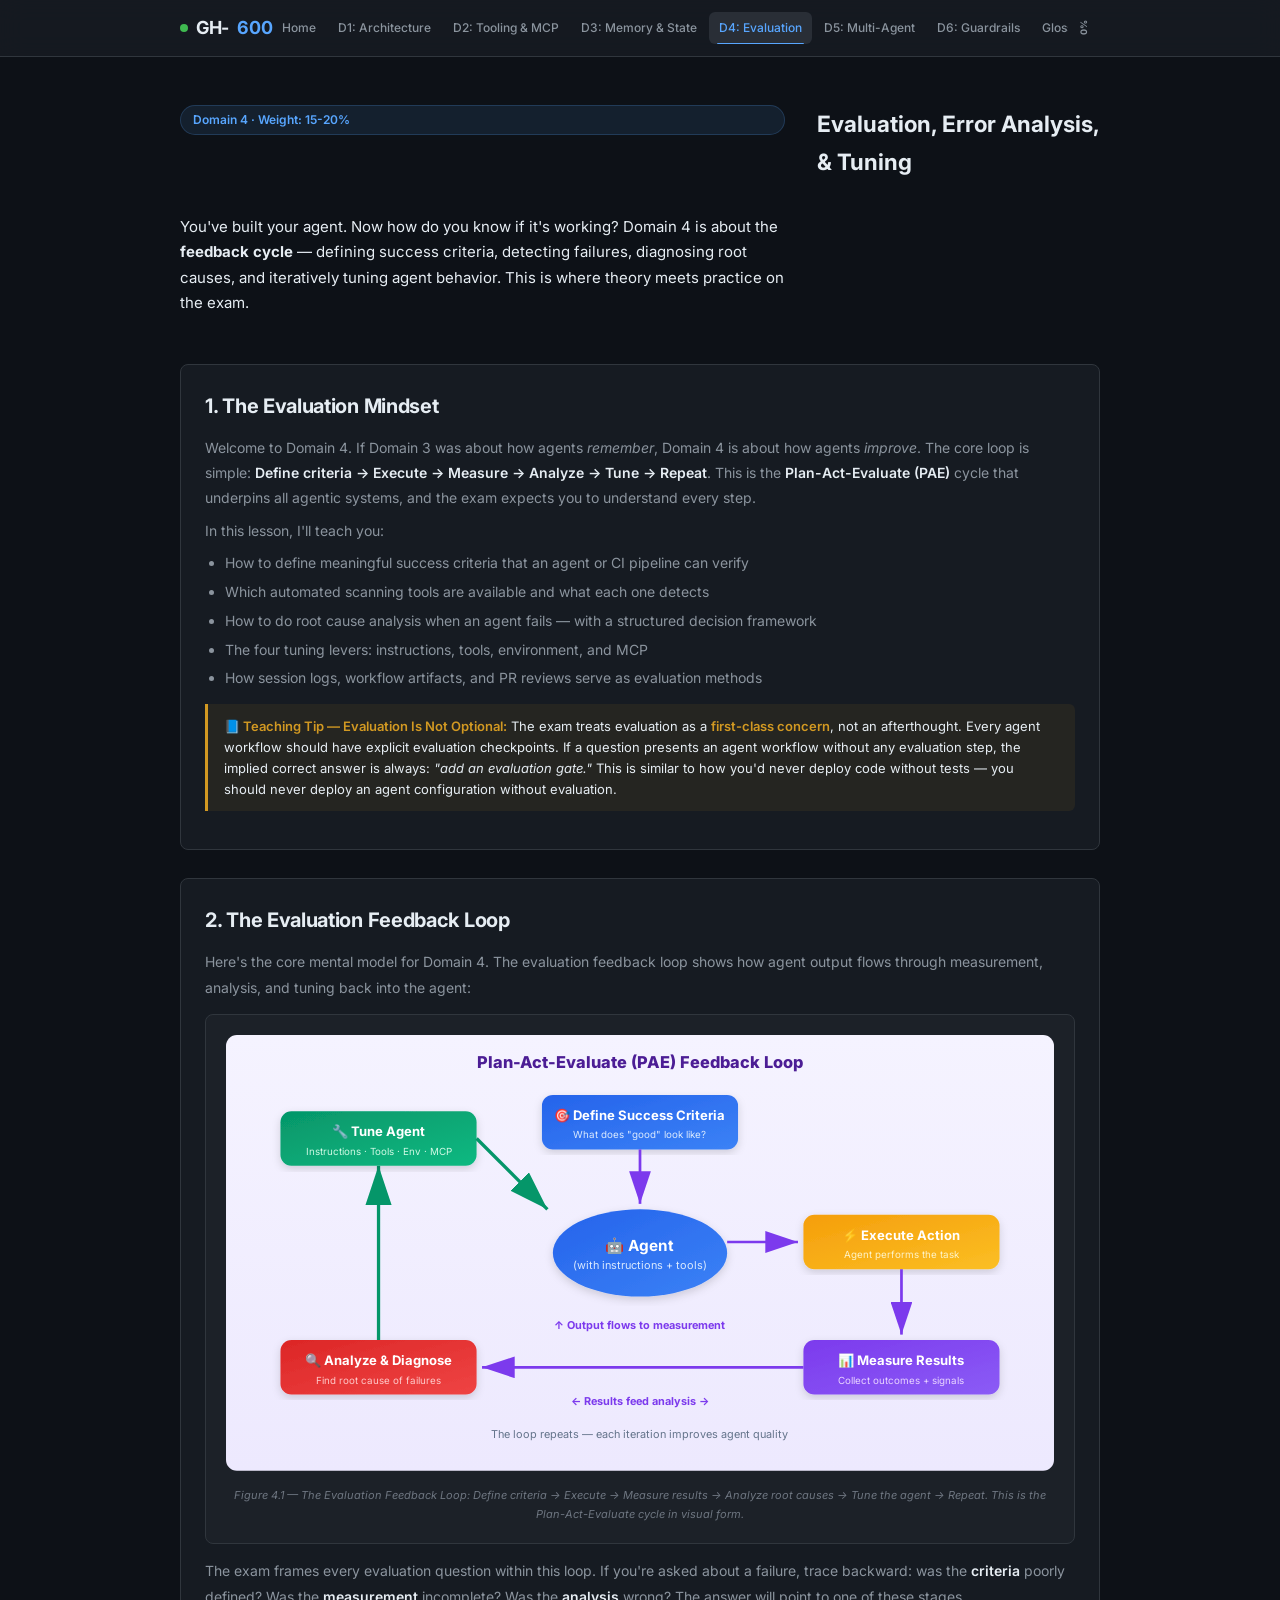
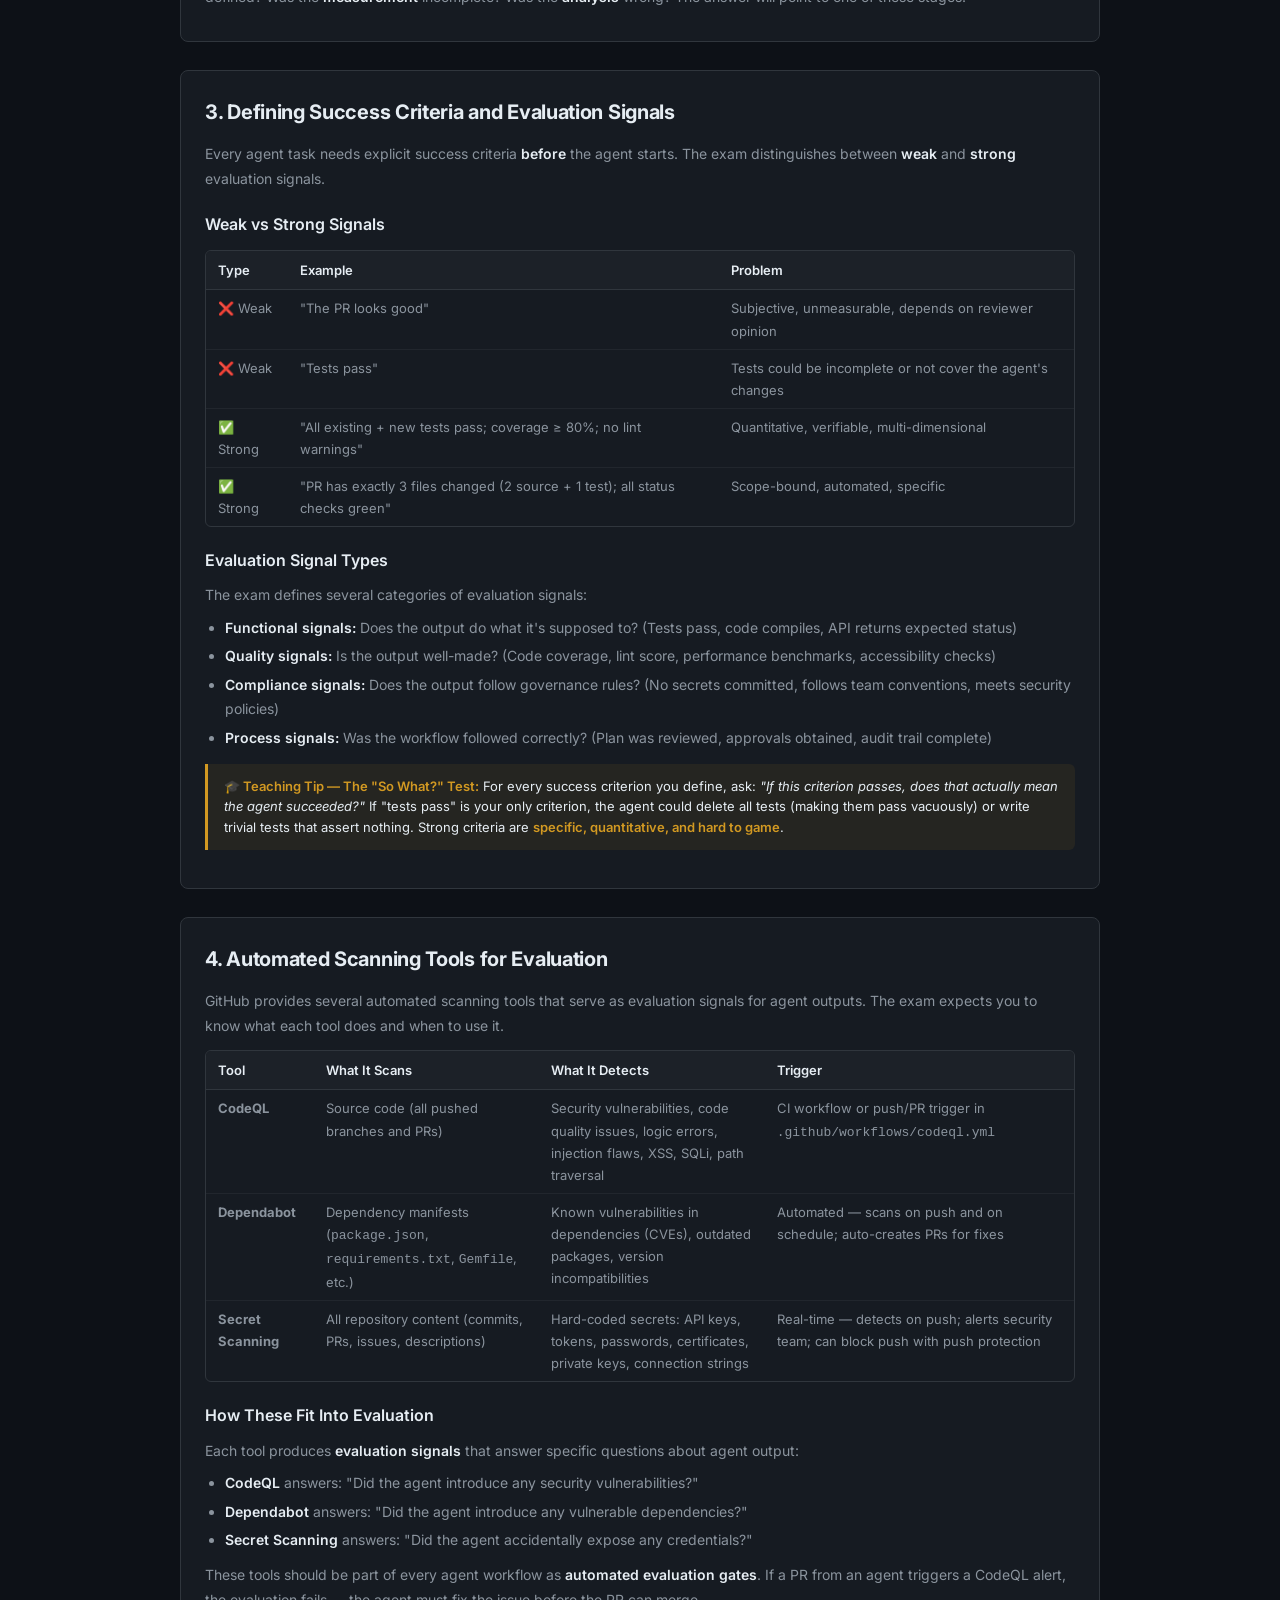
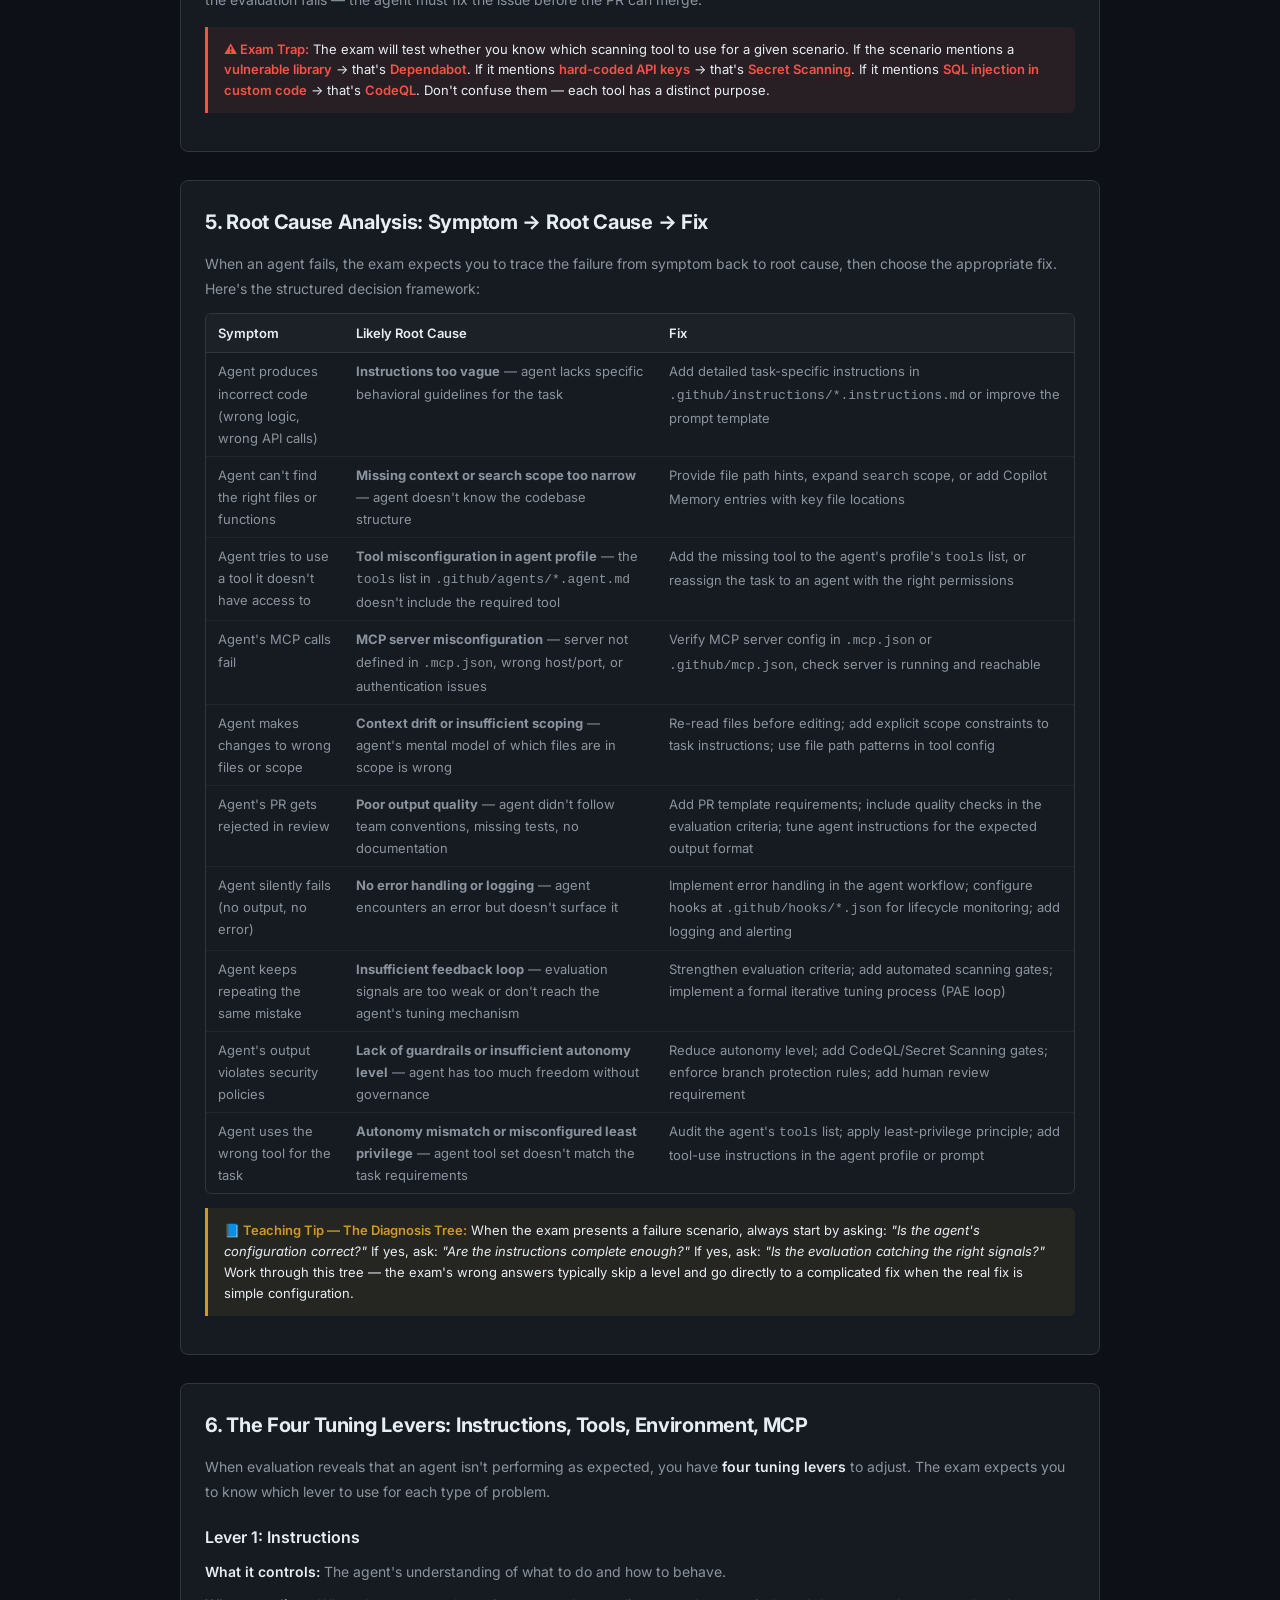
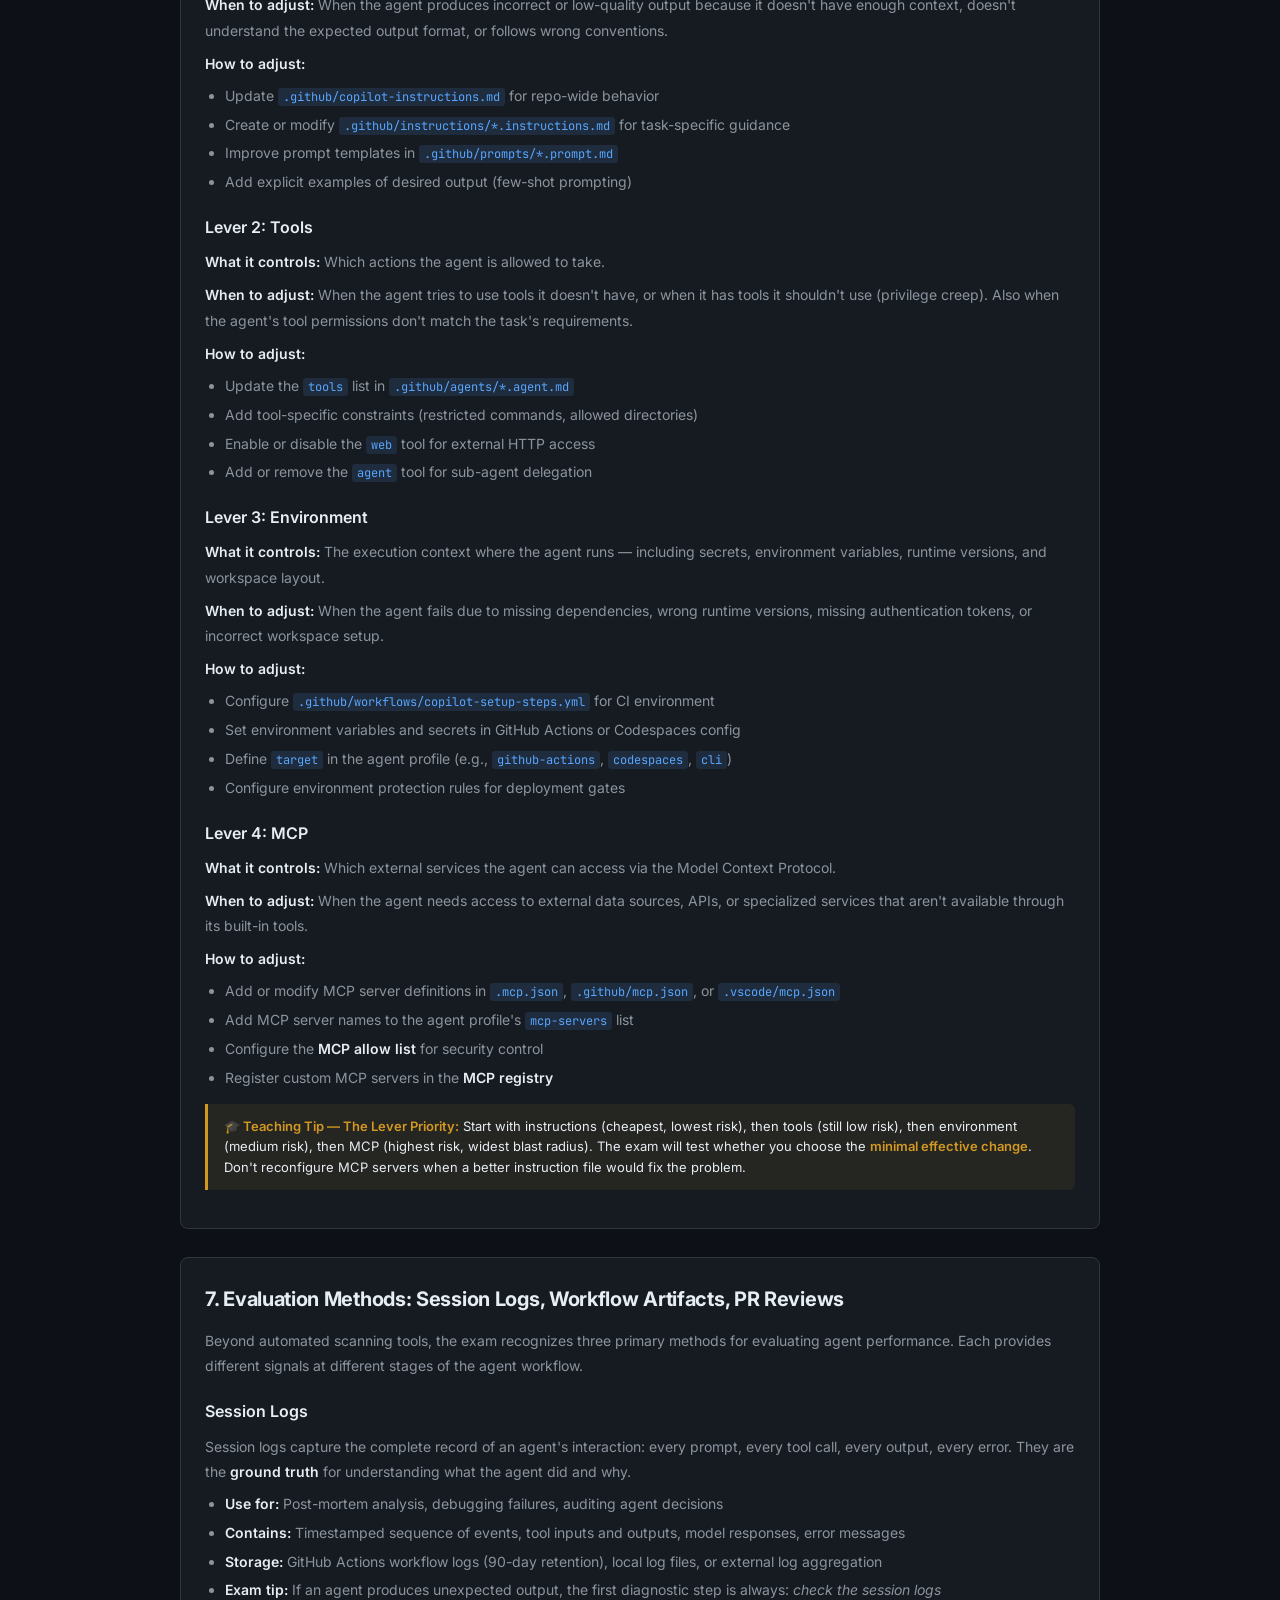
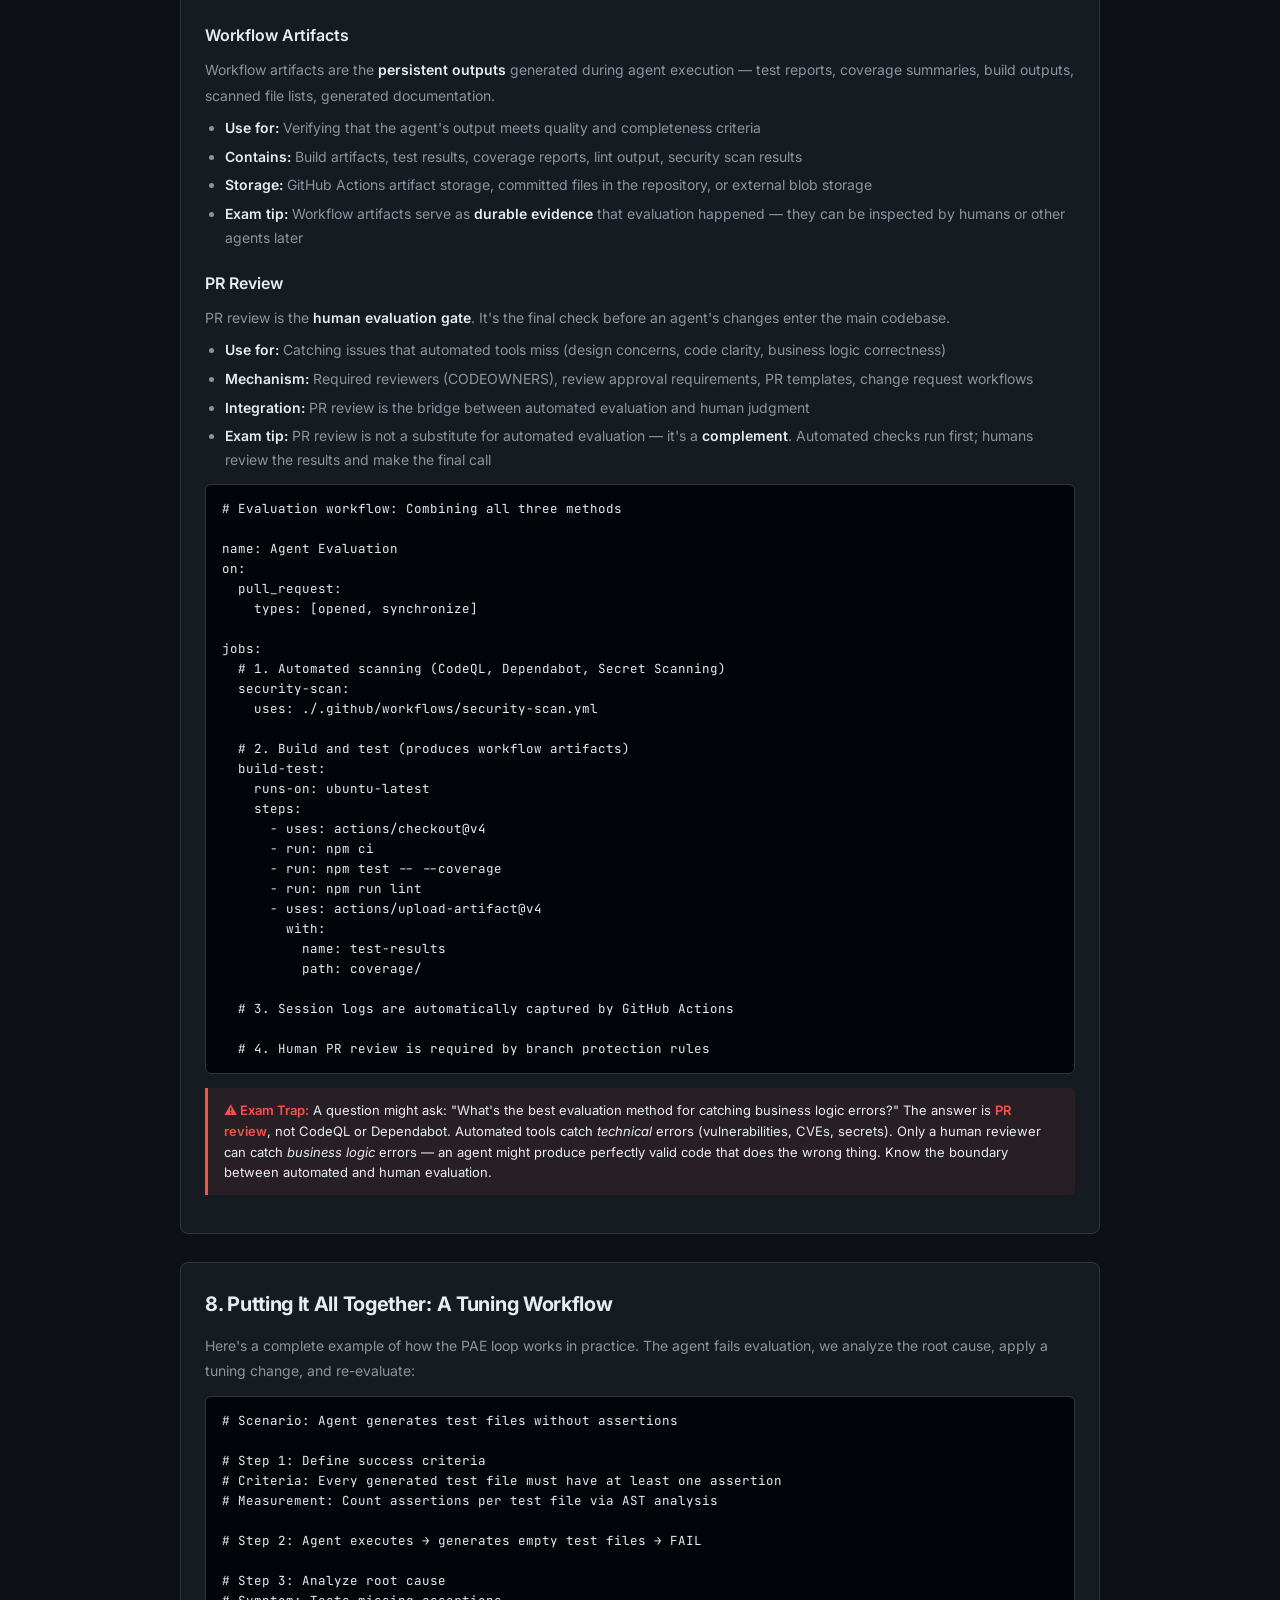
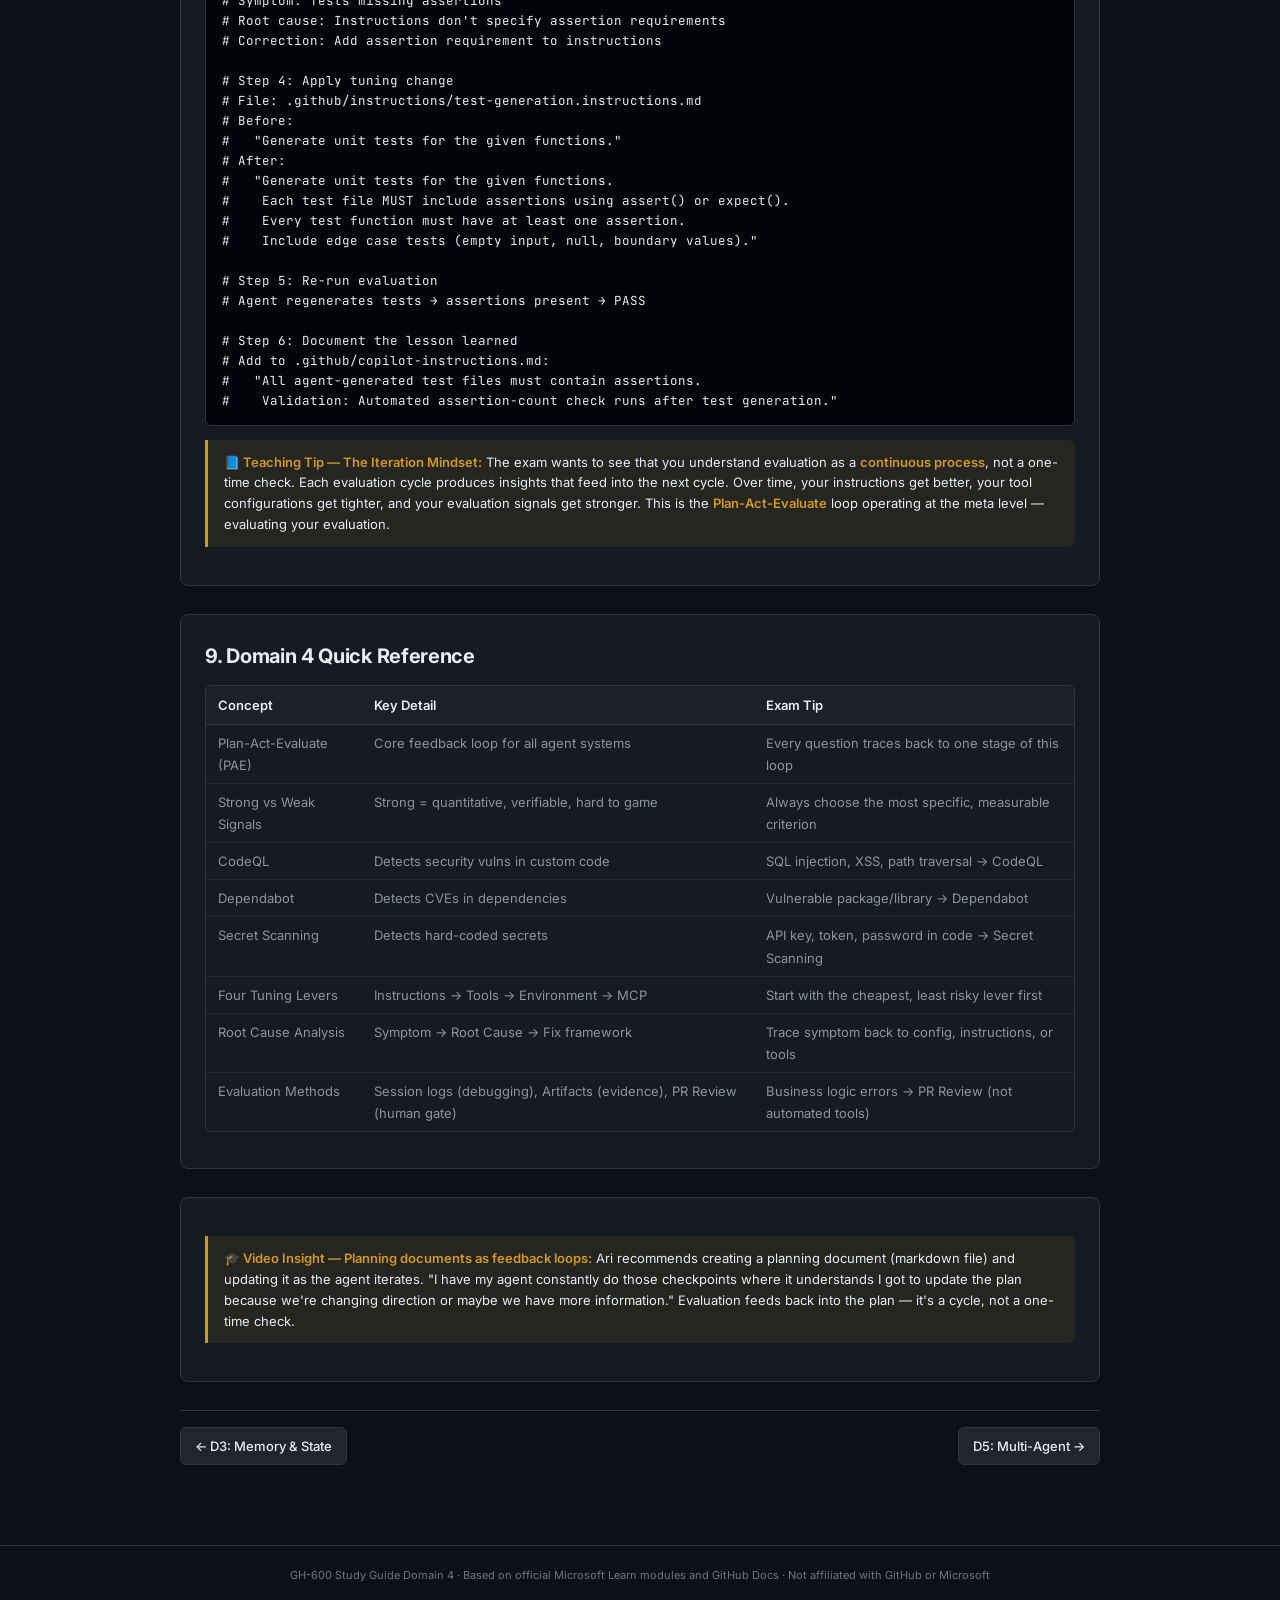
<file: domain-4.html>
<!DOCTYPE html>
<html lang="en">
<head>
<meta charset="UTF-8">
<meta name="viewport" content="width=device-width, initial-scale=1.0">
<title>Domain 4: Evaluation, Error Analysis, and Tuning — GH-600 Study</title>
<meta name="description" content="Domain 4 lesson page for GH-600: Evaluation, Error Analysis, and Tuning — instructor-style guide with evaluation feedback loop SVG, root cause analysis table, and exam-focused tuning strategies">
<link rel="preconnect" href="https://fonts.googleapis.com">
<link href="https://fonts.googleapis.com/css2?family=Inter:wght@400;500;600;700;800&family=JetBrains+Mono:wght@400;500&display=swap" rel="stylesheet">
<link rel="stylesheet" href="style.css">
</head>
<body>

<header class="site-header">
  <div class="header-inner">
    <div class="header-logo"><span class="logo-dot"></span><span>GH-</span>600</div>
    <nav class="header-nav">
      <a href="index.html">Home</a>
      <a href="domain-1.html">D1: Architecture</a>
      <a href="domain-2.html">D2: Tooling &amp; MCP</a>
      <a href="domain-3.html">D3: Memory &amp; State</a>
      <a href="domain-4.html" class="active">D4: Evaluation</a>
      <a href="domain-5.html">D5: Multi-Agent</a>
      <a href="domain-6.html">D6: Guardrails</a>
      <a href="glossary.html">Glossary</a>
      <a href="resources.html">Resources</a>
    </nav>
    <div class="header-actions">
      <div class="progress-ring" title="Study progress">
        <svg width="32" height="32" viewBox="0 0 32 32">
          <circle cx="16" cy="16" r="12" fill="none" stroke="#21262d" stroke-width="3"/>
          <circle cx="16" cy="16" r="12" fill="none" stroke="#58a6ff" stroke-width="3" stroke-linecap="round" stroke-dasharray="75.4 75.4" stroke-dashoffset="75.4" style="transition:stroke-dashoffset .5s ease"/>
          <text x="16" y="19" text-anchor="middle" fill="#8b949e" font-size="9" font-weight="700" font-family="Inter,sans-serif">0%</text>
        </svg>
      </div>
    </div>
  </div>
</header>

<section class="hero">
  <div class="hero-badge">Domain 4 · Weight: 15-20%</div>
  <h1>Evaluation, Error Analysis,<br>&amp; Tuning</h1>
  <p>You've built your agent. Now how do you know if it's working? Domain 4 is about the <strong>feedback cycle</strong> — defining success criteria, detecting failures, diagnosing root causes, and iteratively tuning agent behavior. This is where theory meets practice on the exam.</p>
</section>

<main class="main">

  <!-- ============================================================ -->
  <!-- SECTION 1: The Evaluation Mindset                            -->
  <!-- ============================================================ -->
  <div class="section">
    <h2>1. The Evaluation Mindset</h2>
    <p>Welcome to Domain 4. If Domain 3 was about how agents <em>remember</em>, Domain 4 is about how agents <em>improve</em>. The core loop is simple: <strong>Define criteria → Execute → Measure → Analyze → Tune → Repeat</strong>. This is the <strong>Plan-Act-Evaluate (PAE)</strong> cycle that underpins all agentic systems, and the exam expects you to understand every step.</p>
    <p>In this lesson, I'll teach you:</p>
    <ul>
      <li>How to define meaningful success criteria that an agent or CI pipeline can verify</li>
      <li>Which automated scanning tools are available and what each one detects</li>
      <li>How to do root cause analysis when an agent fails — with a structured decision framework</li>
      <li>The four tuning levers: instructions, tools, environment, and MCP</li>
      <li>How session logs, workflow artifacts, and PR reviews serve as evaluation methods</li>
    </ul>

    <div class="callout tip">
      <p><strong>📘 Teaching Tip — Evaluation Is Not Optional:</strong> The exam treats evaluation as a <strong>first-class concern</strong>, not an afterthought. Every agent workflow should have explicit evaluation checkpoints. If a question presents an agent workflow without any evaluation step, the implied correct answer is always: <em>"add an evaluation gate."</em> This is similar to how you'd never deploy code without tests — you should never deploy an agent configuration without evaluation.</p>
    </div>
  </div>

  <!-- ============================================================ -->
  <!-- SECTION 2: Evaluation Feedback Loop Diagram                  -->
  <!-- ============================================================ -->
  <div class="section">
    <h2>2. The Evaluation Feedback Loop</h2>
    <p>Here's the core mental model for Domain 4. The evaluation feedback loop shows how agent output flows through measurement, analysis, and tuning back into the agent:</p>

    <div class="diagram-wrap">
      <svg viewBox="0 0 760 400" xmlns="http://www.w3.org/2000/svg" role="img" aria-label="Evaluation feedback loop diagram">
        <defs>
          <linearGradient id="bgD4" x1="0" y1="0" x2="0" y2="1">
            <stop offset="0%" stop-color="#f5f3ff" />
            <stop offset="100%" stop-color="#ede9fe" />
          </linearGradient>
          <linearGradient id="defineGrad" x1="0" y1="0" x2="1" y2="1">
            <stop offset="0%" stop-color="#2563eb" />
            <stop offset="100%" stop-color="#3b82f6" />
          </linearGradient>
          <linearGradient id="executeGrad" x1="0" y1="0" x2="1" y2="1">
            <stop offset="0%" stop-color="#f59e0b" />
            <stop offset="100%" stop-color="#fbbf24" />
          </linearGradient>
          <linearGradient id="measureGrad" x1="0" y1="0" x2="1" y2="1">
            <stop offset="0%" stop-color="#7c3aed" />
            <stop offset="100%" stop-color="#8b5cf6" />
          </linearGradient>
          <linearGradient id="analyzeGrad" x1="0" y1="0" x2="1" y2="1">
            <stop offset="0%" stop-color="#dc2626" />
            <stop offset="100%" stop-color="#ef4444" />
          </linearGradient>
          <linearGradient id="tuneGrad" x1="0" y1="0" x2="1" y2="1">
            <stop offset="0%" stop-color="#059669" />
            <stop offset="100%" stop-color="#10b981" />
          </linearGradient>
          <filter id="shadowD4">
            <feDropShadow dx="0" dy="3" stdDeviation="4" flood-opacity=".15" />
          </filter>
          <marker id="arrowD4" markerWidth="12" markerHeight="8" refX="12" refY="4" orient="auto">
            <polygon points="0 0, 12 4, 0 8" fill="#7c3aed"/>
          </marker>
          <marker id="arrowD4green" markerWidth="12" markerHeight="8" refX="12" refY="4" orient="auto">
            <polygon points="0 0, 12 4, 0 8" fill="#059669"/>
          </marker>
        </defs>
        <rect x="0" y="0" width="760" height="400" rx="10" fill="url(#bgD4)" />

        <!-- Title -->
        <text x="380" y="30" text-anchor="middle" fill="#4c1d95" font-size="15" font-weight="800" font-family="Inter,sans-serif">Plan-Act-Evaluate (PAE) Feedback Loop</text>

        <!-- Center: Agent -->
        <ellipse cx="380" cy="200" rx="80" ry="40" fill="url(#defineGrad)" filter="url(#shadowD4)" />
        <text x="380" y="198" text-anchor="middle" fill="#fff" font-size="14" font-weight="700" font-family="Inter,sans-serif">🤖 Agent</text>
        <text x="380" y="215" text-anchor="middle" fill="#dbeafe" font-size="10" font-family="Inter,sans-serif">(with instructions + tools)</text>

        <!-- Top: Define Success Criteria -->
        <rect x="290" y="55" width="180" height="50" rx="10" fill="url(#defineGrad)" filter="url(#shadowD4)" />
        <text x="380" y="78" text-anchor="middle" fill="#fff" font-size="12" font-weight="700" font-family="Inter,sans-serif">🎯 Define Success Criteria</text>
        <text x="380" y="95" text-anchor="middle" fill="#dbeafe" font-size="9" font-family="Inter,sans-serif">What does "good" look like?</text>

        <!-- Arrow: Define -> Agent -->
        <line x1="380" y1="105" x2="380" y2="155" stroke="#7c3aed" stroke-width="2.5" marker-end="url(#arrowD4)" />

        <!-- Right: Execute -->
        <rect x="530" y="165" width="180" height="50" rx="10" fill="url(#executeGrad)" filter="url(#shadowD4)" />
        <text x="620" y="188" text-anchor="middle" fill="#fff" font-size="12" font-weight="700" font-family="Inter,sans-serif">⚡ Execute Action</text>
        <text x="620" y="205" text-anchor="middle" fill="#fef3c7" font-size="9" font-family="Inter,sans-serif">Agent performs the task</text>

        <!-- Arrow: Agent -> Execute -->
        <line x1="460" y1="190" x2="525" y2="190" stroke="#7c3aed" stroke-width="2.5" marker-end="url(#arrowD4)" />

        <!-- Bottom: Measure -->
        <rect x="530" y="280" width="180" height="50" rx="10" fill="url(#measureGrad)" filter="url(#shadowD4)" />
        <text x="620" y="303" text-anchor="middle" fill="#fff" font-size="12" font-weight="700" font-family="Inter,sans-serif">📊 Measure Results</text>
        <text x="620" y="320" text-anchor="middle" fill="#e9d5ff" font-size="9" font-family="Inter,sans-serif">Collect outcomes + signals</text>

        <!-- Arrow: Execute -> Measure -->
        <line x1="620" y1="215" x2="620" y2="275" stroke="#7c3aed" stroke-width="2.5" marker-end="url(#arrowD4)" />

        <!-- Left: Analyze -->
        <rect x="50" y="280" width="180" height="50" rx="10" fill="url(#analyzeGrad)" filter="url(#shadowD4)" />
        <text x="140" y="303" text-anchor="middle" fill="#fff" font-size="12" font-weight="700" font-family="Inter,sans-serif">🔍 Analyze &amp; Diagnose</text>
        <text x="140" y="320" text-anchor="middle" fill="#fecaca" font-size="9" font-family="Inter,sans-serif">Find root cause of failures</text>

        <!-- Arrow: Measure -> Analyze (bottom loop) -->
        <line x1="530" y1="305" x2="235" y2="305" stroke="#7c3aed" stroke-width="2.5" marker-end="url(#arrowD4)" />

        <!-- Arrow: Analyze -> Tune (up left) -->
        <line x1="140" y1="280" x2="140" y2="120" stroke="#059669" stroke-width="3" marker-end="url(#arrowD4green)" />

        <!-- Left top: Tune -->
        <rect x="50" y="70" width="180" height="50" rx="10" fill="url(#tuneGrad)" filter="url(#shadowD4)" />
        <text x="140" y="93" text-anchor="middle" fill="#fff" font-size="12" font-weight="700" font-family="Inter,sans-serif">🔧 Tune Agent</text>
        <text x="140" y="110" text-anchor="middle" fill="#d1fae5" font-size="9" font-family="Inter,sans-serif">Instructions · Tools · Env · MCP</text>

        <!-- Arrow: Tune -> Agent -->
        <line x1="230" y1="95" x2="295" y2="160" stroke="#059669" stroke-width="3" marker-end="url(#arrowD4green)" />

        <!-- Labels for loop direction -->
        <text x="380" y="270" text-anchor="middle" fill="#7c3aed" font-size="10" font-weight="700" font-family="Inter,sans-serif">↑ Output flows to measurement</text>
        <text x="380" y="340" text-anchor="middle" fill="#7c3aed" font-size="10" font-weight="700" font-family="Inter,sans-serif">← Results feed analysis →</text>

        <!-- Small check/diagnosis markers -->
        <text x="380" y="370" text-anchor="middle" fill="#64748b" font-size="10" font-family="Inter,sans-serif">The loop repeats — each iteration improves agent quality</text>
      </svg>
      <div class="diagram-caption">Figure 4.1 — The Evaluation Feedback Loop: Define criteria → Execute → Measure results → Analyze root causes → Tune the agent → Repeat. This is the Plan-Act-Evaluate cycle in visual form.</div>
    </div>

    <p>The exam frames every evaluation question within this loop. If you're asked about a failure, trace backward: was the <strong>criteria</strong> poorly defined? Was the <strong>measurement</strong> incomplete? Was the <strong>analysis</strong> wrong? The answer will point to one of these stages.</p>
  </div>

  <!-- ============================================================ -->
  <!-- SECTION 3: Success Criteria and Evaluation Signals           -->
  <!-- ============================================================ -->
  <div class="section">
    <h2>3. Defining Success Criteria and Evaluation Signals</h2>
    <p>Every agent task needs explicit success criteria <strong>before</strong> the agent starts. The exam distinguishes between <strong>weak</strong> and <strong>strong</strong> evaluation signals.</p>

    <h3>Weak vs Strong Signals</h3>
    <div class="table-wrap">
      <table>
        <tr>
          <th>Type</th>
          <th>Example</th>
          <th>Problem</th>
        </tr>
        <tr>
          <td>❌ Weak</td>
          <td>"The PR looks good"</td>
          <td>Subjective, unmeasurable, depends on reviewer opinion</td>
        </tr>
        <tr>
          <td>❌ Weak</td>
          <td>"Tests pass"</td>
          <td>Tests could be incomplete or not cover the agent's changes</td>
        </tr>
        <tr>
          <td>✅ Strong</td>
          <td>"All existing + new tests pass; coverage ≥ 80%; no lint warnings"</td>
          <td>Quantitative, verifiable, multi-dimensional</td>
        </tr>
        <tr>
          <td>✅ Strong</td>
          <td>"PR has exactly 3 files changed (2 source + 1 test); all status checks green"</td>
          <td>Scope-bound, automated, specific</td>
        </tr>
      </table>
    </div>

    <h3>Evaluation Signal Types</h3>
    <p>The exam defines several categories of evaluation signals:</p>
    <ul>
      <li><strong>Functional signals:</strong> Does the output do what it's supposed to? (Tests pass, code compiles, API returns expected status)</li>
      <li><strong>Quality signals:</strong> Is the output well-made? (Code coverage, lint score, performance benchmarks, accessibility checks)</li>
      <li><strong>Compliance signals:</strong> Does the output follow governance rules? (No secrets committed, follows team conventions, meets security policies)</li>
      <li><strong>Process signals:</strong> Was the workflow followed correctly? (Plan was reviewed, approvals obtained, audit trail complete)</li>
    </ul>

    <div class="callout tip">
      <p><strong>🎓 Teaching Tip — The "So What?" Test:</strong> For every success criterion you define, ask: <em>"If this criterion passes, does that actually mean the agent succeeded?"</em> If "tests pass" is your only criterion, the agent could delete all tests (making them pass vacuously) or write trivial tests that assert nothing. Strong criteria are <strong>specific, quantitative, and hard to game</strong>.</p>
    </div>
  </div>

  <!-- ============================================================ -->
  <!-- SECTION 4: Automated Scanning Tools                          -->
  <!-- ============================================================ -->
  <div class="section">
    <h2>4. Automated Scanning Tools for Evaluation</h2>
    <p>GitHub provides several automated scanning tools that serve as evaluation signals for agent outputs. The exam expects you to know what each tool does and when to use it.</p>

    <div class="table-wrap">
      <table>
        <tr>
          <th>Tool</th>
          <th>What It Scans</th>
          <th>What It Detects</th>
          <th>Trigger</th>
        </tr>
        <tr>
          <td><strong>CodeQL</strong></td>
          <td>Source code (all pushed branches and PRs)</td>
          <td>Security vulnerabilities, code quality issues, logic errors, injection flaws, XSS, SQLi, path traversal</td>
          <td>CI workflow or push/PR trigger in <code>.github/workflows/codeql.yml</code></td>
        </tr>
        <tr>
          <td><strong>Dependabot</strong></td>
          <td>Dependency manifests (<code>package.json</code>, <code>requirements.txt</code>, <code>Gemfile</code>, etc.)</td>
          <td>Known vulnerabilities in dependencies (CVEs), outdated packages, version incompatibilities</td>
          <td>Automated — scans on push and on schedule; auto-creates PRs for fixes</td>
        </tr>
        <tr>
          <td><strong>Secret Scanning</strong></td>
          <td>All repository content (commits, PRs, issues, descriptions)</td>
          <td>Hard-coded secrets: API keys, tokens, passwords, certificates, private keys, connection strings</td>
          <td>Real-time — detects on push; alerts security team; can block push with push protection</td>
        </tr>
      </table>
    </div>

    <h3>How These Fit Into Evaluation</h3>
    <p>Each tool produces <strong>evaluation signals</strong> that answer specific questions about agent output:</p>
    <ul>
      <li><strong>CodeQL</strong> answers: "Did the agent introduce any security vulnerabilities?"</li>
      <li><strong>Dependabot</strong> answers: "Did the agent introduce any vulnerable dependencies?"</li>
      <li><strong>Secret Scanning</strong> answers: "Did the agent accidentally expose any credentials?"</li>
    </ul>
    <p>These tools should be part of every agent workflow as <strong>automated evaluation gates</strong>. If a PR from an agent triggers a CodeQL alert, the evaluation fails — the agent must fix the issue before the PR can merge.</p>

    <div class="callout warning">
      <p><strong>⚠️ Exam Trap:</strong> The exam will test whether you know which scanning tool to use for a given scenario. If the scenario mentions a <strong>vulnerable library</strong> → that's <strong>Dependabot</strong>. If it mentions <strong>hard-coded API keys</strong> → that's <strong>Secret Scanning</strong>. If it mentions <strong>SQL injection in custom code</strong> → that's <strong>CodeQL</strong>. Don't confuse them — each tool has a distinct purpose.</p>
    </div>
  </div>

  <!-- ============================================================ -->
  <!-- SECTION 5: Root Cause Analysis Table                         -->
  <!-- ============================================================ -->
  <div class="section">
    <h2>5. Root Cause Analysis: Symptom → Root Cause → Fix</h2>
    <p>When an agent fails, the exam expects you to trace the failure from symptom back to root cause, then choose the appropriate fix. Here's the structured decision framework:</p>

    <div class="table-wrap">
      <table>
        <tr>
          <th>Symptom</th>
          <th>Likely Root Cause</th>
          <th>Fix</th>
        </tr>
        <tr>
          <td>Agent produces incorrect code (wrong logic, wrong API calls)</td>
          <td><strong>Instructions too vague</strong> — agent lacks specific behavioral guidelines for the task</td>
          <td>Add detailed task-specific instructions in <code>.github/instructions/*.instructions.md</code> or improve the prompt template</td>
        </tr>
        <tr>
          <td>Agent can't find the right files or functions</td>
          <td><strong>Missing context or search scope too narrow</strong> — agent doesn't know the codebase structure</td>
          <td>Provide file path hints, expand <code>search</code> scope, or add Copilot Memory entries with key file locations</td>
        </tr>
        <tr>
          <td>Agent tries to use a tool it doesn't have access to</td>
          <td><strong>Tool misconfiguration in agent profile</strong> — the <code>tools</code> list in <code>.github/agents/*.agent.md</code> doesn't include the required tool</td>
          <td>Add the missing tool to the agent's profile's <code>tools</code> list, or reassign the task to an agent with the right permissions</td>
        </tr>
        <tr>
          <td>Agent's MCP calls fail</td>
          <td><strong>MCP server misconfiguration</strong> — server not defined in <code>.mcp.json</code>, wrong host/port, or authentication issues</td>
          <td>Verify MCP server config in <code>.mcp.json</code> or <code>.github/mcp.json</code>, check server is running and reachable</td>
        </tr>
        <tr>
          <td>Agent makes changes to wrong files or scope</td>
          <td><strong>Context drift or insufficient scoping</strong> — agent's mental model of which files are in scope is wrong</td>
          <td>Re-read files before editing; add explicit scope constraints to task instructions; use file path patterns in tool config</td>
        </tr>
        <tr>
          <td>Agent's PR gets rejected in review</td>
          <td><strong>Poor output quality</strong> — agent didn't follow team conventions, missing tests, no documentation</td>
          <td>Add PR template requirements; include quality checks in the evaluation criteria; tune agent instructions for the expected output format</td>
        </tr>
        <tr>
          <td>Agent silently fails (no output, no error)</td>
          <td><strong>No error handling or logging</strong> — agent encounters an error but doesn't surface it</td>
          <td>Implement error handling in the agent workflow; configure hooks at <code>.github/hooks/*.json</code> for lifecycle monitoring; add logging and alerting</td>
        </tr>
        <tr>
          <td>Agent keeps repeating the same mistake</td>
          <td><strong>Insufficient feedback loop</strong> — evaluation signals are too weak or don't reach the agent's tuning mechanism</td>
          <td>Strengthen evaluation criteria; add automated scanning gates; implement a formal iterative tuning process (PAE loop)</td>
        </tr>
        <tr>
          <td>Agent's output violates security policies</td>
          <td><strong>Lack of guardrails or insufficient autonomy level</strong> — agent has too much freedom without governance</td>
          <td>Reduce autonomy level; add CodeQL/Secret Scanning gates; enforce branch protection rules; add human review requirement</td>
        </tr>
        <tr>
          <td>Agent uses the wrong tool for the task</td>
          <td><strong>Autonomy mismatch or misconfigured least privilege</strong> — agent tool set doesn't match the task requirements</td>
          <td>Audit the agent's <code>tools</code> list; apply least-privilege principle; add tool-use instructions in the agent profile or prompt</td>
        </tr>
      </table>
    </div>

    <div class="callout tip">
      <p><strong>📘 Teaching Tip — The Diagnosis Tree:</strong> When the exam presents a failure scenario, always start by asking: <em>"Is the agent's configuration correct?"</em> If yes, ask: <em>"Are the instructions complete enough?"</em> If yes, ask: <em>"Is the evaluation catching the right signals?"</em> Work through this tree — the exam's wrong answers typically skip a level and go directly to a complicated fix when the real fix is simple configuration.</p>
    </div>
  </div>

  <!-- ============================================================ -->
  <!-- SECTION 6: The Four Tuning Levers                            -->
  <!-- ============================================================ -->
  <div class="section">
    <h2>6. The Four Tuning Levers: Instructions, Tools, Environment, MCP</h2>
    <p>When evaluation reveals that an agent isn't performing as expected, you have <strong>four tuning levers</strong> to adjust. The exam expects you to know which lever to use for each type of problem.</p>

    <h3>Lever 1: Instructions</h3>
    <p><strong>What it controls:</strong> The agent's understanding of what to do and how to behave.</p>
    <p><strong>When to adjust:</strong> When the agent produces incorrect or low-quality output because it doesn't have enough context, doesn't understand the expected output format, or follows wrong conventions.</p>
    <p><strong>How to adjust:</strong></p>
    <ul>
      <li>Update <code>.github/copilot-instructions.md</code> for repo-wide behavior</li>
      <li>Create or modify <code>.github/instructions/*.instructions.md</code> for task-specific guidance</li>
      <li>Improve prompt templates in <code>.github/prompts/*.prompt.md</code></li>
      <li>Add explicit examples of desired output (few-shot prompting)</li>
    </ul>

    <h3>Lever 2: Tools</h3>
    <p><strong>What it controls:</strong> Which actions the agent is allowed to take.</p>
    <p><strong>When to adjust:</strong> When the agent tries to use tools it doesn't have, or when it has tools it shouldn't use (privilege creep). Also when the agent's tool permissions don't match the task's requirements.</p>
    <p><strong>How to adjust:</strong></p>
    <ul>
      <li>Update the <code>tools</code> list in <code>.github/agents/*.agent.md</code></li>
      <li>Add tool-specific constraints (restricted commands, allowed directories)</li>
      <li>Enable or disable the <code>web</code> tool for external HTTP access</li>
      <li>Add or remove the <code>agent</code> tool for sub-agent delegation</li>
    </ul>

    <h3>Lever 3: Environment</h3>
    <p><strong>What it controls:</strong> The execution context where the agent runs — including secrets, environment variables, runtime versions, and workspace layout.</p>
    <p><strong>When to adjust:</strong> When the agent fails due to missing dependencies, wrong runtime versions, missing authentication tokens, or incorrect workspace setup.</p>
    <p><strong>How to adjust:</strong></p>
    <ul>
      <li>Configure <code>.github/workflows/copilot-setup-steps.yml</code> for CI environment</li>
      <li>Set environment variables and secrets in GitHub Actions or Codespaces config</li>
      <li>Define <code>target</code> in the agent profile (e.g., <code>github-actions</code>, <code>codespaces</code>, <code>cli</code>)</li>
      <li>Configure environment protection rules for deployment gates</li>
    </ul>

    <h3>Lever 4: MCP</h3>
    <p><strong>What it controls:</strong> Which external services the agent can access via the Model Context Protocol.</p>
    <p><strong>When to adjust:</strong> When the agent needs access to external data sources, APIs, or specialized services that aren't available through its built-in tools.</p>
    <p><strong>How to adjust:</strong></p>
    <ul>
      <li>Add or modify MCP server definitions in <code>.mcp.json</code>, <code>.github/mcp.json</code>, or <code>.vscode/mcp.json</code></li>
      <li>Add MCP server names to the agent profile's <code>mcp-servers</code> list</li>
      <li>Configure the <strong>MCP allow list</strong> for security control</li>
      <li>Register custom MCP servers in the <strong>MCP registry</strong></li>
    </ul>

    <div class="callout tip">
      <p><strong>🎓 Teaching Tip — The Lever Priority:</strong> Start with instructions (cheapest, lowest risk), then tools (still low risk), then environment (medium risk), then MCP (highest risk, widest blast radius). The exam will test whether you choose the <strong>minimal effective change</strong>. Don't reconfigure MCP servers when a better instruction file would fix the problem.</p>
    </div>
  </div>

  <!-- ============================================================ -->
  <!-- SECTION 7: Evaluation Methods: Logs, Artifacts, PR Review   -->
  <!-- ============================================================ -->
  <div class="section">
    <h2>7. Evaluation Methods: Session Logs, Workflow Artifacts, PR Reviews</h2>
    <p>Beyond automated scanning tools, the exam recognizes three primary methods for evaluating agent performance. Each provides different signals at different stages of the agent workflow.</p>

    <h3>Session Logs</h3>
    <p>Session logs capture the complete record of an agent's interaction: every prompt, every tool call, every output, every error. They are the <strong>ground truth</strong> for understanding what the agent did and why.</p>
    <ul>
      <li><strong>Use for:</strong> Post-mortem analysis, debugging failures, auditing agent decisions</li>
      <li><strong>Contains:</strong> Timestamped sequence of events, tool inputs and outputs, model responses, error messages</li>
      <li><strong>Storage:</strong> GitHub Actions workflow logs (90-day retention), local log files, or external log aggregation</li>
      <li><strong>Exam tip:</strong> If an agent produces unexpected output, the first diagnostic step is always: <em>check the session logs</em></li>
    </ul>

    <h3>Workflow Artifacts</h3>
    <p>Workflow artifacts are the <strong>persistent outputs</strong> generated during agent execution — test reports, coverage summaries, build outputs, scanned file lists, generated documentation.</p>
    <ul>
      <li><strong>Use for:</strong> Verifying that the agent's output meets quality and completeness criteria</li>
      <li><strong>Contains:</strong> Build artifacts, test results, coverage reports, lint output, security scan results</li>
      <li><strong>Storage:</strong> GitHub Actions artifact storage, committed files in the repository, or external blob storage</li>
      <li><strong>Exam tip:</strong> Workflow artifacts serve as <strong>durable evidence</strong> that evaluation happened — they can be inspected by humans or other agents later</li>
    </ul>

    <h3>PR Review</h3>
    <p>PR review is the <strong>human evaluation gate</strong>. It's the final check before an agent's changes enter the main codebase.</p>
    <ul>
      <li><strong>Use for:</strong> Catching issues that automated tools miss (design concerns, code clarity, business logic correctness)</li>
      <li><strong>Mechanism:</strong> Required reviewers (CODEOWNERS), review approval requirements, PR templates, change request workflows</li>
      <li><strong>Integration:</strong> PR review is the bridge between automated evaluation and human judgment</li>
      <li><strong>Exam tip:</strong> PR review is not a substitute for automated evaluation — it's a <strong>complement</strong>. Automated checks run first; humans review the results and make the final call</li>
    </ul>

    <div class="code-block"># Evaluation workflow: Combining all three methods

name: Agent Evaluation
on:
  pull_request:
    types: [opened, synchronize]

jobs:
  # 1. Automated scanning (CodeQL, Dependabot, Secret Scanning)
  security-scan:
    uses: ./.github/workflows/security-scan.yml

  # 2. Build and test (produces workflow artifacts)
  build-test:
    runs-on: ubuntu-latest
    steps:
      - uses: actions/checkout@v4
      - run: npm ci
      - run: npm test -- --coverage
      - run: npm run lint
      - uses: actions/upload-artifact@v4
        with:
          name: test-results
          path: coverage/

  # 3. Session logs are automatically captured by GitHub Actions

  # 4. Human PR review is required by branch protection rules</div>

    <div class="callout warning">
      <p><strong>⚠️ Exam Trap:</strong> A question might ask: "What's the best evaluation method for catching business logic errors?" The answer is <strong>PR review</strong>, not CodeQL or Dependabot. Automated tools catch <em>technical</em> errors (vulnerabilities, CVEs, secrets). Only a human reviewer can catch <em>business logic</em> errors — an agent might produce perfectly valid code that does the wrong thing. Know the boundary between automated and human evaluation.</p>
    </div>
  </div>

  <!-- ============================================================ -->
  <!-- SECTION 8: Tuning Workflow Example                           -->
  <!-- ============================================================ -->
  <div class="section">
    <h2>8. Putting It All Together: A Tuning Workflow</h2>
    <p>Here's a complete example of how the PAE loop works in practice. The agent fails evaluation, we analyze the root cause, apply a tuning change, and re-evaluate:</p>

    <div class="code-block"># Scenario: Agent generates test files without assertions

# Step 1: Define success criteria
# Criteria: Every generated test file must have at least one assertion
# Measurement: Count assertions per test file via AST analysis

# Step 2: Agent executes → generates empty test files → FAIL

# Step 3: Analyze root cause
# Symptom: Tests missing assertions
# Root cause: Instructions don't specify assertion requirements
# Correction: Add assertion requirement to instructions

# Step 4: Apply tuning change
# File: .github/instructions/test-generation.instructions.md
# Before:
#   "Generate unit tests for the given functions."
# After:
#   "Generate unit tests for the given functions.
#    Each test file MUST include assertions using assert() or expect().
#    Every test function must have at least one assertion.
#    Include edge case tests (empty input, null, boundary values)."

# Step 5: Re-run evaluation
# Agent regenerates tests → assertions present → PASS

# Step 6: Document the lesson learned
# Add to .github/copilot-instructions.md:
#   "All agent-generated test files must contain assertions.
#    Validation: Automated assertion-count check runs after test generation."</div>

    <div class="callout tip">
      <p><strong>📘 Teaching Tip — The Iteration Mindset:</strong> The exam wants to see that you understand evaluation as a <strong>continuous process</strong>, not a one-time check. Each evaluation cycle produces insights that feed into the next cycle. Over time, your instructions get better, your tool configurations get tighter, and your evaluation signals get stronger. This is the <strong>Plan-Act-Evaluate</strong> loop operating at the meta level — evaluating your evaluation.</p>
    </div>
  </div>

  <!-- ============================================================ -->
  <!-- SECTION 9: Domain 4 Quick Reference                          -->
  <!-- ============================================================ -->
  <div class="section">
    <h2>9. Domain 4 Quick Reference</h2>
    <div class="table-wrap">
      <table>
        <tr>
          <th>Concept</th>
          <th>Key Detail</th>
          <th>Exam Tip</th>
        </tr>
        <tr>
          <td>Plan-Act-Evaluate (PAE)</td>
          <td>Core feedback loop for all agent systems</td>
          <td>Every question traces back to one stage of this loop</td>
        </tr>
        <tr>
          <td>Strong vs Weak Signals</td>
          <td>Strong = quantitative, verifiable, hard to game</td>
          <td>Always choose the most specific, measurable criterion</td>
        </tr>
        <tr>
          <td>CodeQL</td>
          <td>Detects security vulns in custom code</td>
          <td>SQL injection, XSS, path traversal → CodeQL</td>
        </tr>
        <tr>
          <td>Dependabot</td>
          <td>Detects CVEs in dependencies</td>
          <td>Vulnerable package/library → Dependabot</td>
        </tr>
        <tr>
          <td>Secret Scanning</td>
          <td>Detects hard-coded secrets</td>
          <td>API key, token, password in code → Secret Scanning</td>
        </tr>
        <tr>
          <td>Four Tuning Levers</td>
          <td>Instructions → Tools → Environment → MCP</td>
          <td>Start with the cheapest, least risky lever first</td>
        </tr>
        <tr>
          <td>Root Cause Analysis</td>
          <td>Symptom → Root Cause → Fix framework</td>
          <td>Trace symptom back to config, instructions, or tools</td>
        </tr>
        <tr>
          <td>Evaluation Methods</td>
          <td>Session logs (debugging), Artifacts (evidence), PR Review (human gate)</td>
          <td>Business logic errors → PR Review (not automated tools)</td>
        </tr>
      </table>
    </div>
  </div>

  <div class="section">
    <div class="callout tip">
      <p><strong>🎓 Video Insight — Planning documents as feedback loops:</strong> Ari recommends creating a planning document (markdown file) and updating it as the agent iterates. "I have my agent constantly do those checkpoints where it understands I got to update the plan because we're changing direction or maybe we have more information." Evaluation feeds back into the plan — it's a cycle, not a one-time check.</p>
    </div>
  </div>

  <div class="nav-links">
    <a href="domain-3.html">&larr; D3: Memory &amp; State</a>
    <a href="domain-5.html">D5: Multi-Agent &rarr;</a>
  </div>

</main>

<footer class="site-footer">
  <p>GH-600 Study Guide Domain 4 · Based on official Microsoft Learn modules and GitHub Docs · Not affiliated with GitHub or Microsoft</p>
</footer>

<script src="script.js"></script>
</body>
</html>
</file>
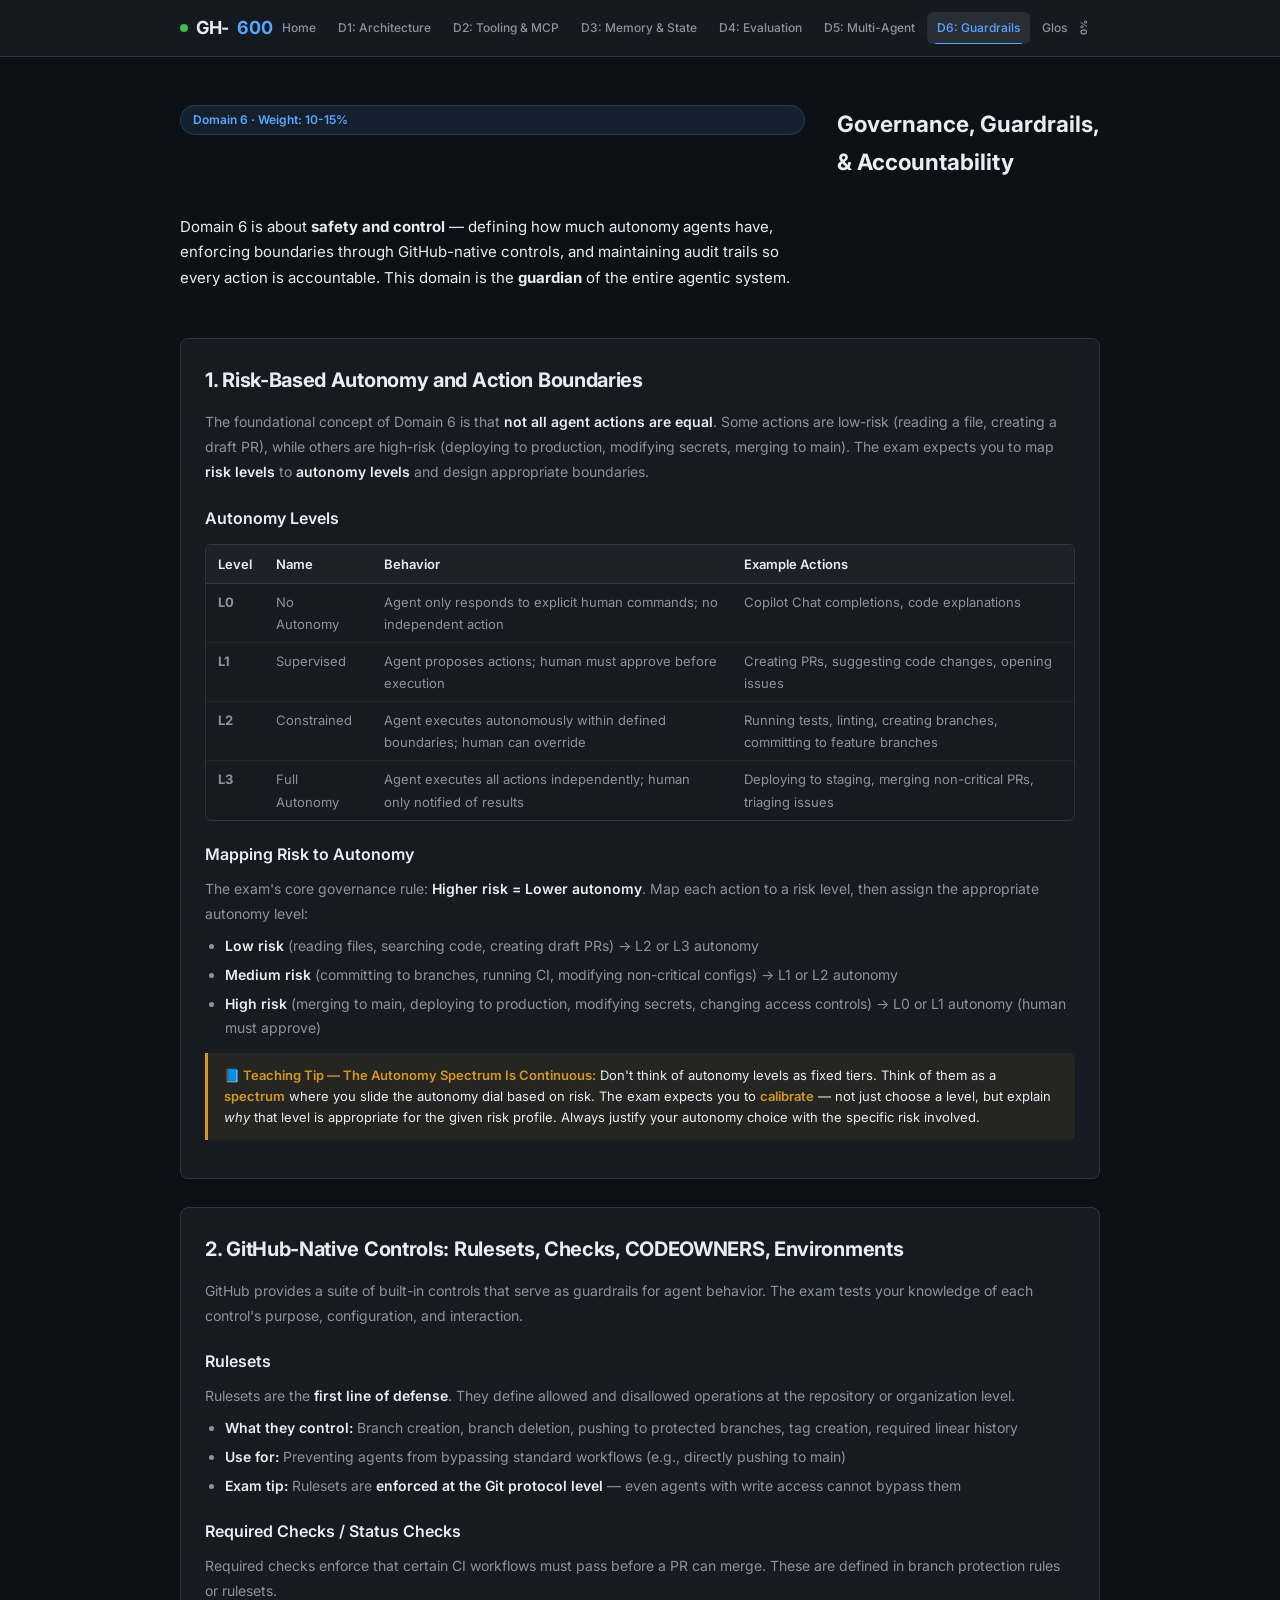
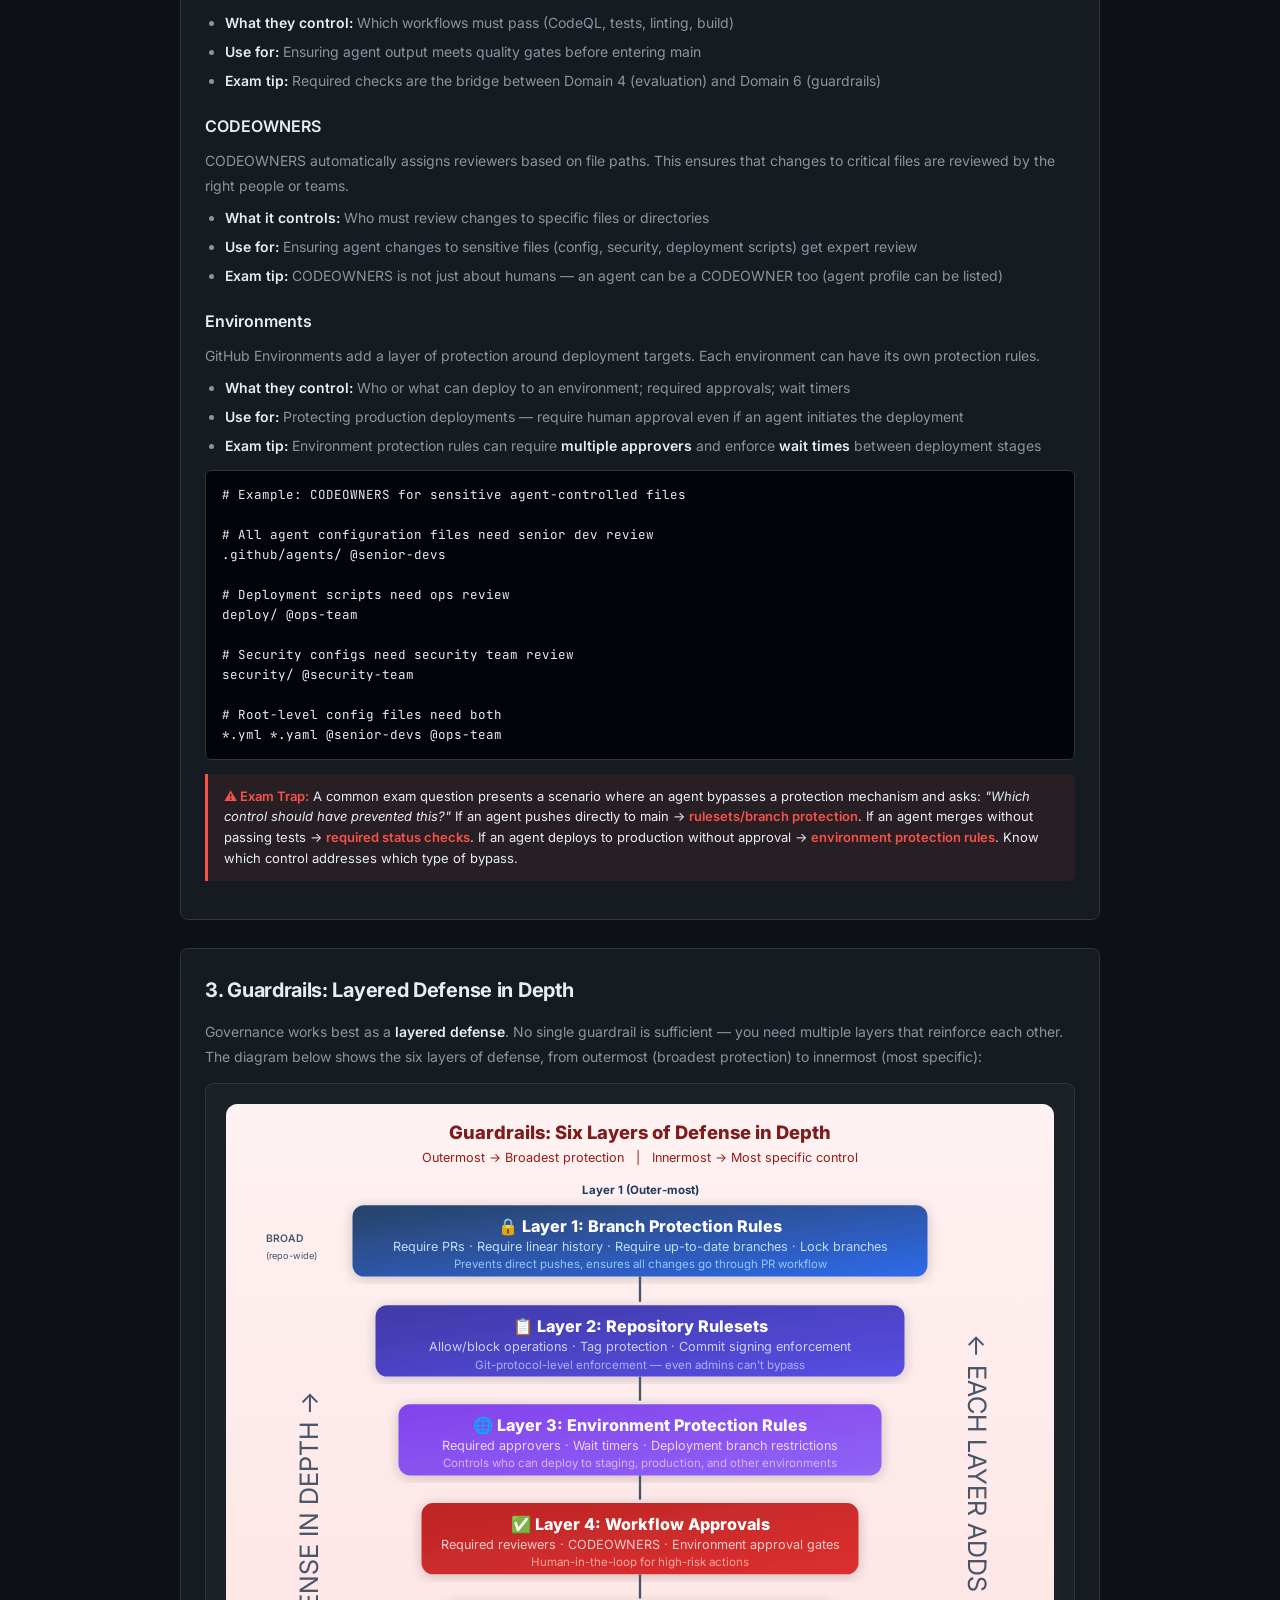
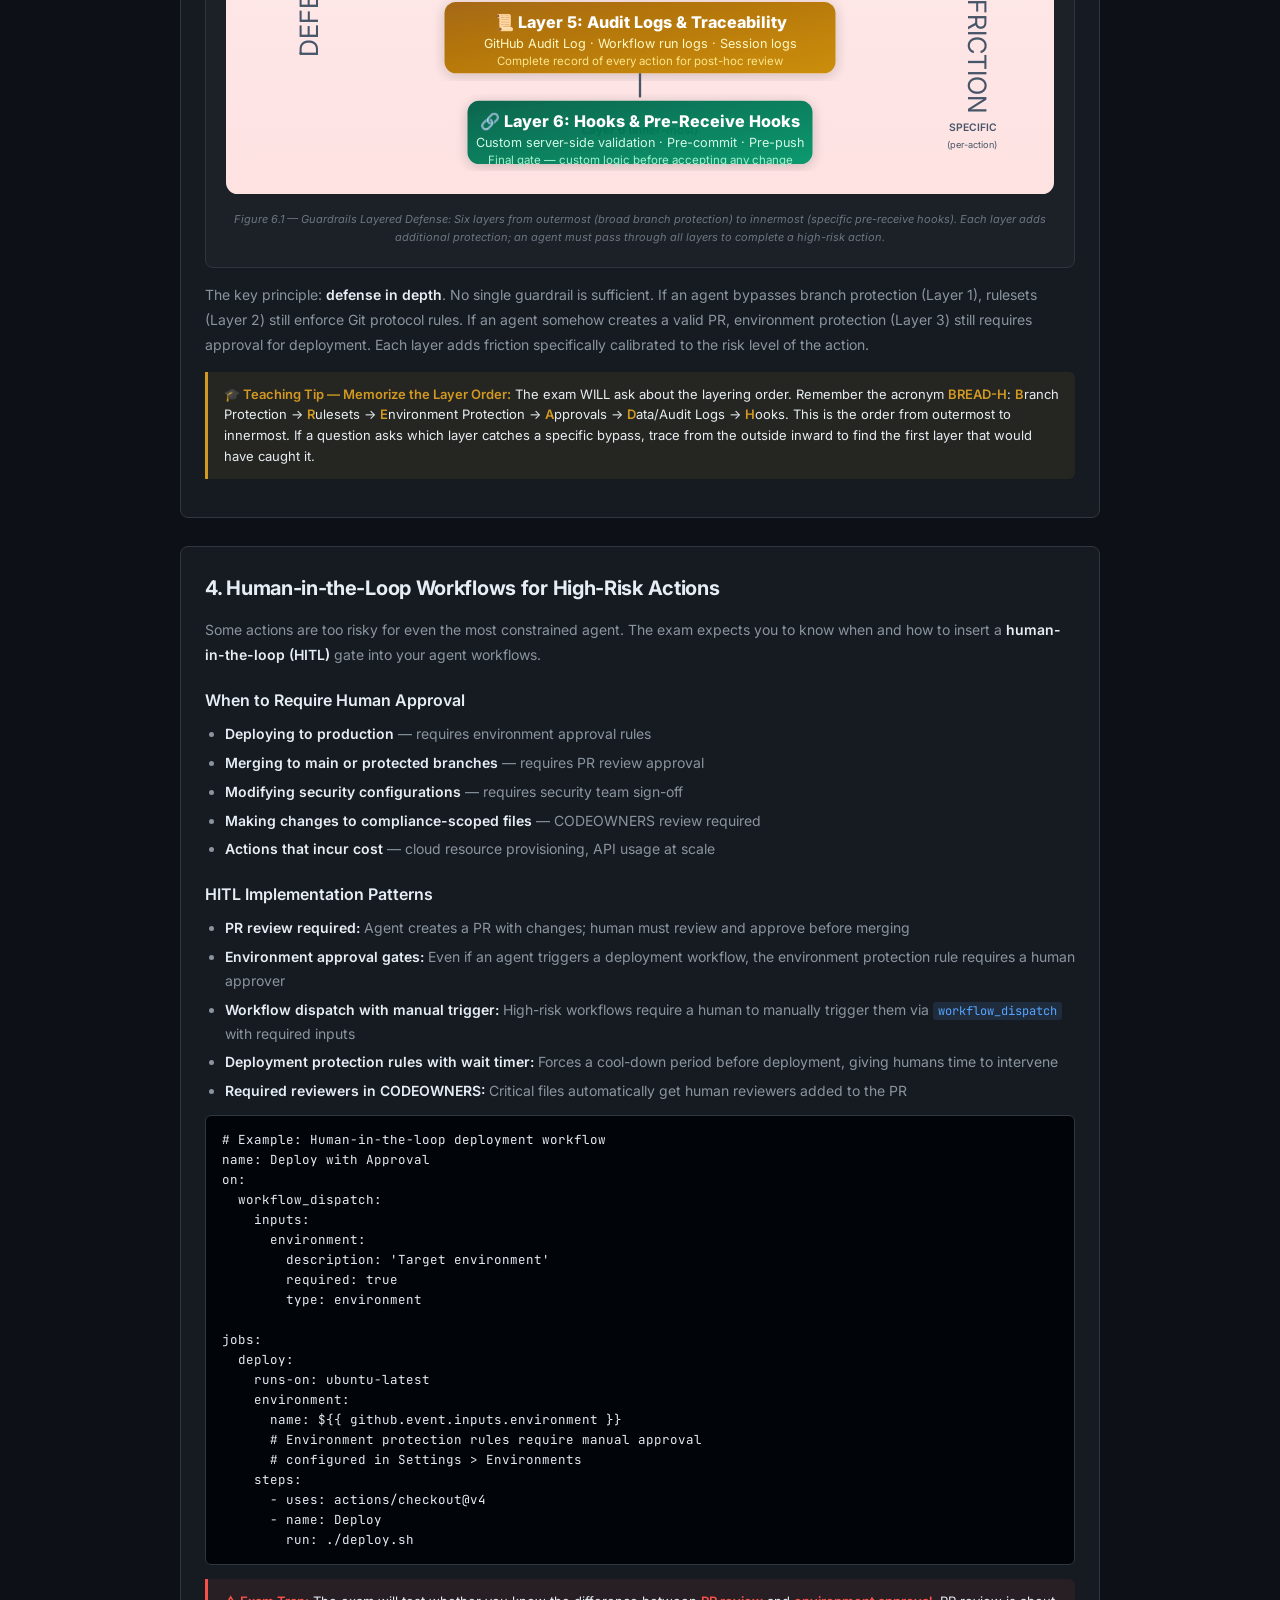
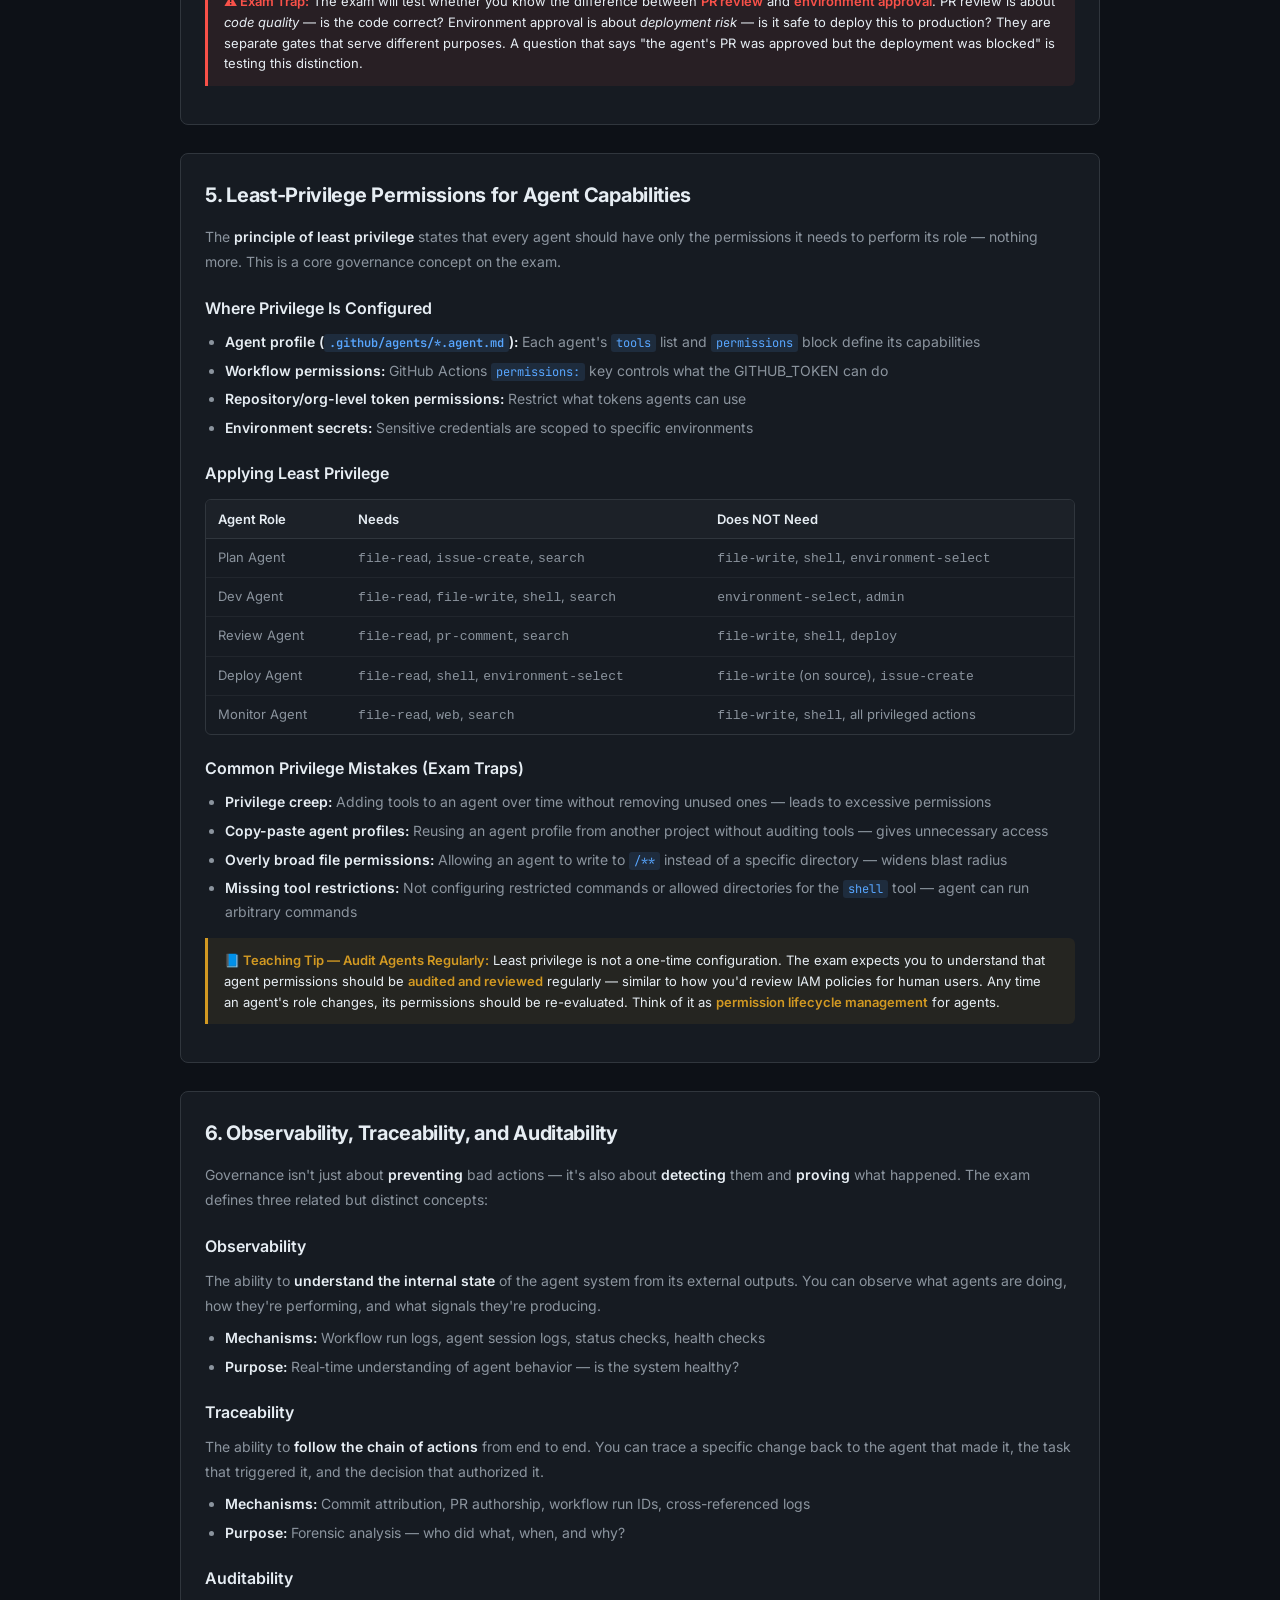
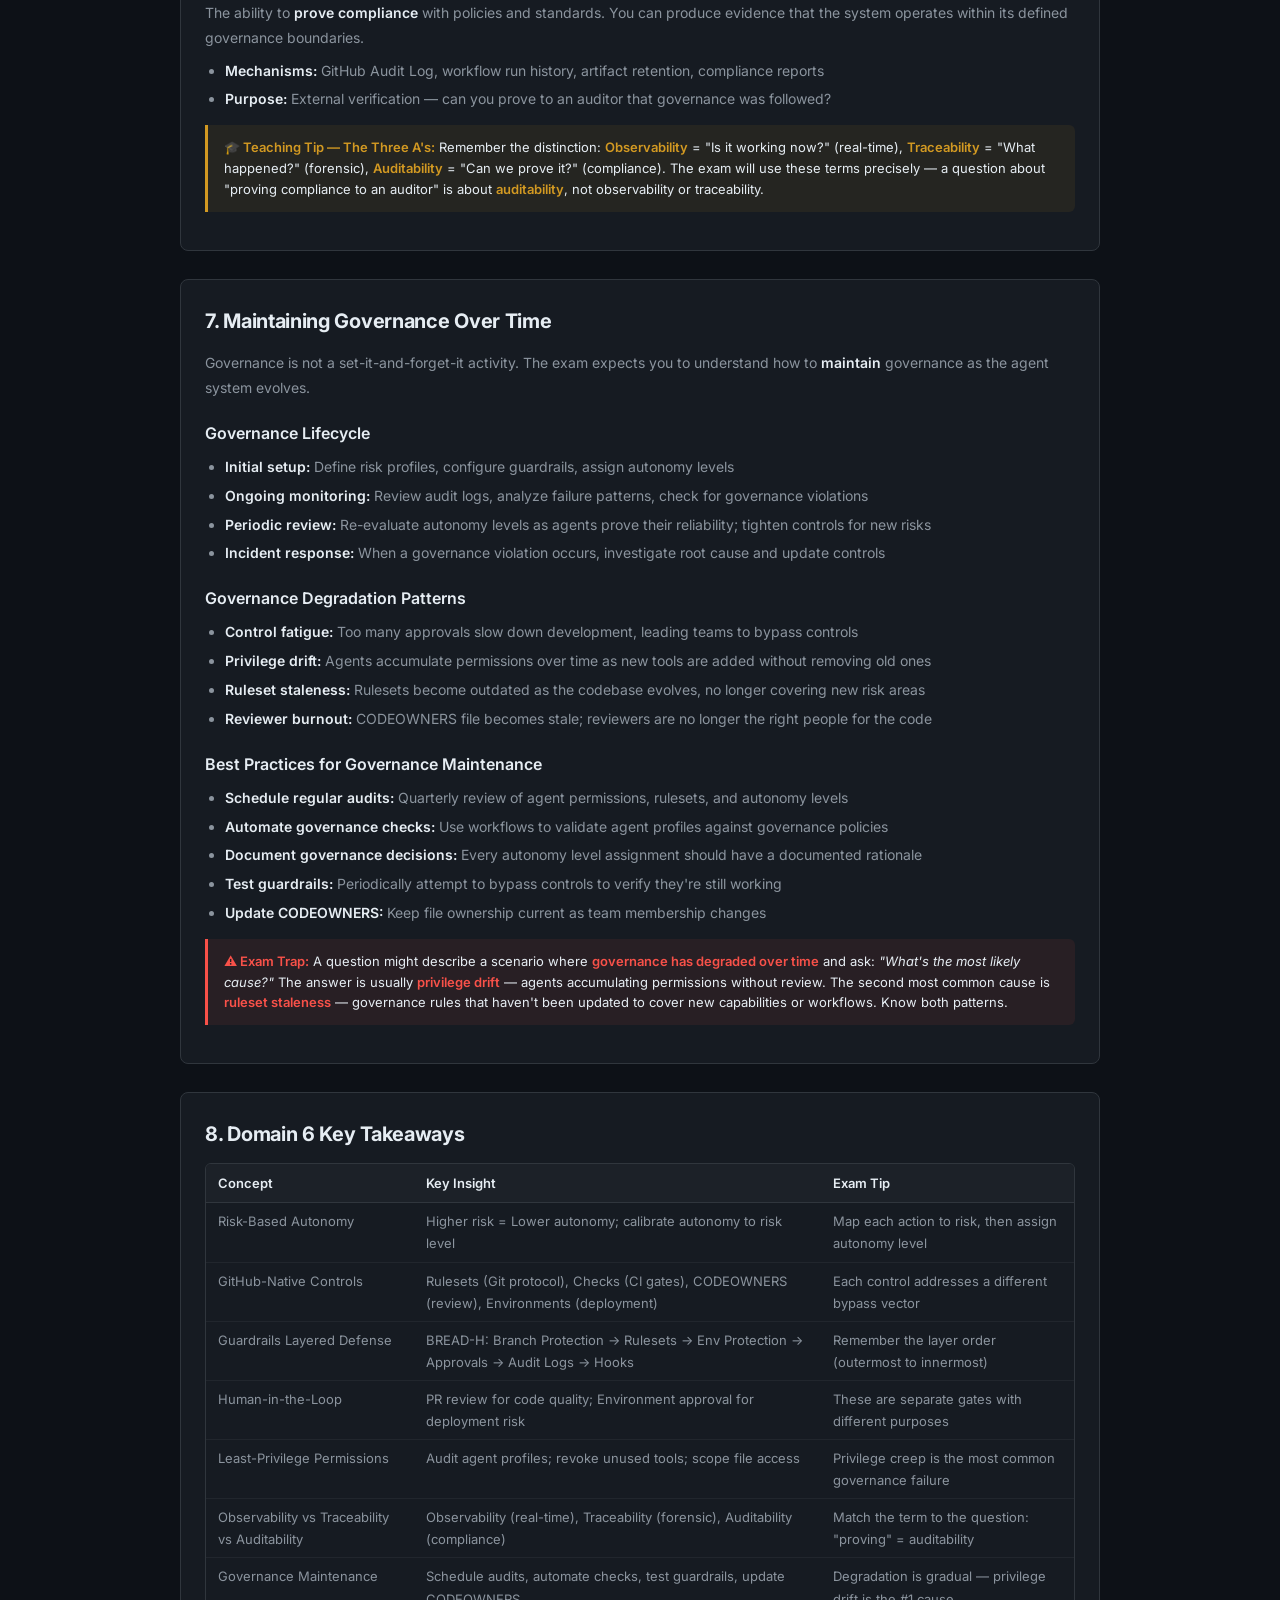
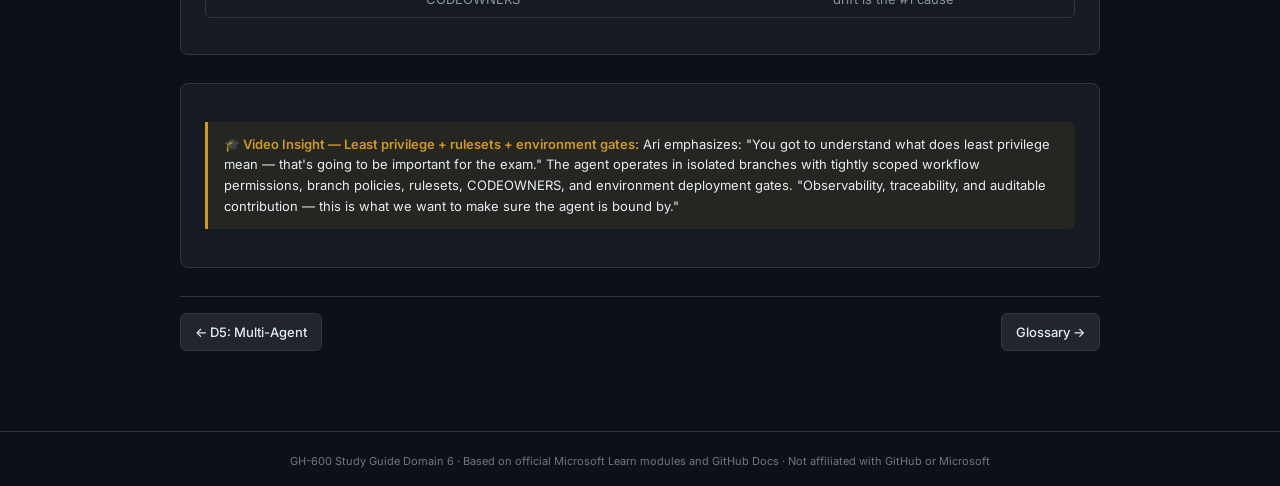
<file: domain-6.html>
<!DOCTYPE html>
<html lang="en">
<head>
<meta charset="UTF-8">
<meta name="viewport" content="width=device-width, initial-scale=1.0">
<title>Domain 6: Governance, Guardrails, and Accountability — GH-600 Study</title>
<meta name="description" content="Domain 6 lesson page for GH-600: Governance, Guardrails, and Accountability — instructor-style guide with guardrails layered defense SVG, risk-based autonomy, human-in-the-loop workflows, and least-privilege permissions">
<link rel="preconnect" href="https://fonts.googleapis.com">
<link href="https://fonts.googleapis.com/css2?family=Inter:wght@400;500;600;700;800&family=JetBrains+Mono:wght@400;500&display=swap" rel="stylesheet">
<link rel="stylesheet" href="style.css">
</head>
<body>

<header class="site-header">
  <div class="header-inner">
    <div class="header-logo"><span class="logo-dot"></span><span>GH-</span>600</div>
    <nav class="header-nav">
      <a href="index.html">Home</a>
      <a href="domain-1.html">D1: Architecture</a>
      <a href="domain-2.html">D2: Tooling &amp; MCP</a>
      <a href="domain-3.html">D3: Memory &amp; State</a>
      <a href="domain-4.html">D4: Evaluation</a>
      <a href="domain-5.html">D5: Multi-Agent</a>
      <a href="domain-6.html" class="active">D6: Guardrails</a>
      <a href="glossary.html">Glossary</a>
      <a href="resources.html">Resources</a>
    </nav>
    <div class="header-actions">
      <div class="progress-ring" title="Study progress">
        <svg width="32" height="32" viewBox="0 0 32 32">
          <circle cx="16" cy="16" r="12" fill="none" stroke="#21262d" stroke-width="3"/>
          <circle cx="16" cy="16" r="12" fill="none" stroke="#58a6ff" stroke-width="3" stroke-linecap="round" stroke-dasharray="75.4 75.4" stroke-dashoffset="75.4" style="transition:stroke-dashoffset .5s ease"/>
          <text x="16" y="19" text-anchor="middle" fill="#8b949e" font-size="9" font-weight="700" font-family="Inter,sans-serif">0%</text>
        </svg>
      </div>
    </div>
  </div>
</header>

<section class="hero">
  <div class="hero-badge">Domain 6 · Weight: 10-15%</div>
  <h1>Governance, Guardrails,<br>&amp; Accountability</h1>
  <p>Domain 6 is about <strong>safety and control</strong> — defining how much autonomy agents have, enforcing boundaries through GitHub-native controls, and maintaining audit trails so every action is accountable. This domain is the <strong>guardian</strong> of the entire agentic system.</p>
</section>

<main class="main">

  <!-- ============================================================ -->
  <!-- SECTION 1: Risk-Based Autonomy and Action Boundaries          -->
  <!-- ============================================================ -->
  <div class="section">
    <h2>1. Risk-Based Autonomy and Action Boundaries</h2>
    <p>The foundational concept of Domain 6 is that <strong>not all agent actions are equal</strong>. Some actions are low-risk (reading a file, creating a draft PR), while others are high-risk (deploying to production, modifying secrets, merging to main). The exam expects you to map <strong>risk levels</strong> to <strong>autonomy levels</strong> and design appropriate boundaries.</p>

    <h3>Autonomy Levels</h3>
    <div class="table-wrap">
      <table>
        <tr>
          <th>Level</th>
          <th>Name</th>
          <th>Behavior</th>
          <th>Example Actions</th>
        </tr>
        <tr>
          <td><strong>L0</strong></td>
          <td>No Autonomy</td>
          <td>Agent only responds to explicit human commands; no independent action</td>
          <td>Copilot Chat completions, code explanations</td>
        </tr>
        <tr>
          <td><strong>L1</strong></td>
          <td>Supervised</td>
          <td>Agent proposes actions; human must approve before execution</td>
          <td>Creating PRs, suggesting code changes, opening issues</td>
        </tr>
        <tr>
          <td><strong>L2</strong></td>
          <td>Constrained</td>
          <td>Agent executes autonomously within defined boundaries; human can override</td>
          <td>Running tests, linting, creating branches, committing to feature branches</td>
        </tr>
        <tr>
          <td><strong>L3</strong></td>
          <td>Full Autonomy</td>
          <td>Agent executes all actions independently; human only notified of results</td>
          <td>Deploying to staging, merging non-critical PRs, triaging issues</td>
        </tr>
      </table>
    </div>

    <h3>Mapping Risk to Autonomy</h3>
    <p>The exam's core governance rule: <strong>Higher risk = Lower autonomy</strong>. Map each action to a risk level, then assign the appropriate autonomy level:</p>
    <ul>
      <li><strong>Low risk</strong> (reading files, searching code, creating draft PRs) → L2 or L3 autonomy</li>
      <li><strong>Medium risk</strong> (committing to branches, running CI, modifying non-critical configs) → L1 or L2 autonomy</li>
      <li><strong>High risk</strong> (merging to main, deploying to production, modifying secrets, changing access controls) → L0 or L1 autonomy (human must approve)</li>
    </ul>

    <div class="callout tip">
      <p><strong>📘 Teaching Tip — The Autonomy Spectrum Is Continuous:</strong> Don't think of autonomy levels as fixed tiers. Think of them as a <strong>spectrum</strong> where you slide the autonomy dial based on risk. The exam expects you to <strong>calibrate</strong> — not just choose a level, but explain <em>why</em> that level is appropriate for the given risk profile. Always justify your autonomy choice with the specific risk involved.</p>
    </div>
  </div>

  <!-- ============================================================ -->
  <!-- SECTION 2: GitHub-Native Controls                             -->
  <!-- ============================================================ -->
  <div class="section">
    <h2>2. GitHub-Native Controls: Rulesets, Checks, CODEOWNERS, Environments</h2>
    <p>GitHub provides a suite of built-in controls that serve as guardrails for agent behavior. The exam tests your knowledge of each control's purpose, configuration, and interaction.</p>

    <h3>Rulesets</h3>
    <p>Rulesets are the <strong>first line of defense</strong>. They define allowed and disallowed operations at the repository or organization level.</p>
    <ul>
      <li><strong>What they control:</strong> Branch creation, branch deletion, pushing to protected branches, tag creation, required linear history</li>
      <li><strong>Use for:</strong> Preventing agents from bypassing standard workflows (e.g., directly pushing to main)</li>
      <li><strong>Exam tip:</strong> Rulesets are <strong>enforced at the Git protocol level</strong> — even agents with write access cannot bypass them</li>
    </ul>

    <h3>Required Checks / Status Checks</h3>
    <p>Required checks enforce that certain CI workflows must pass before a PR can merge. These are defined in branch protection rules or rulesets.</p>
    <ul>
      <li><strong>What they control:</strong> Which workflows must pass (CodeQL, tests, linting, build)</li>
      <li><strong>Use for:</strong> Ensuring agent output meets quality gates before entering main</li>
      <li><strong>Exam tip:</strong> Required checks are the bridge between Domain 4 (evaluation) and Domain 6 (guardrails)</li>
    </ul>

    <h3>CODEOWNERS</h3>
    <p>CODEOWNERS automatically assigns reviewers based on file paths. This ensures that changes to critical files are reviewed by the right people or teams.</p>
    <ul>
      <li><strong>What it controls:</strong> Who must review changes to specific files or directories</li>
      <li><strong>Use for:</strong> Ensuring agent changes to sensitive files (config, security, deployment scripts) get expert review</li>
      <li><strong>Exam tip:</strong> CODEOWNERS is not just about humans — an agent can be a CODEOWNER too (agent profile can be listed)</li>
    </ul>

    <h3>Environments</h3>
    <p>GitHub Environments add a layer of protection around deployment targets. Each environment can have its own protection rules.</p>
    <ul>
      <li><strong>What they control:</strong> Who or what can deploy to an environment; required approvals; wait timers</li>
      <li><strong>Use for:</strong> Protecting production deployments — require human approval even if an agent initiates the deployment</li>
      <li><strong>Exam tip:</strong> Environment protection rules can require <strong>multiple approvers</strong> and enforce <strong>wait times</strong> between deployment stages</li>
    </ul>

    <div class="code-block"># Example: CODEOWNERS for sensitive agent-controlled files

# All agent configuration files need senior dev review
.github/agents/ @senior-devs

# Deployment scripts need ops review
deploy/ @ops-team

# Security configs need security team review
security/ @security-team

# Root-level config files need both
*.yml *.yaml @senior-devs @ops-team</div>

    <div class="callout warning">
      <p><strong>⚠️ Exam Trap:</strong> A common exam question presents a scenario where an agent bypasses a protection mechanism and asks: <em>"Which control should have prevented this?"</em> If an agent pushes directly to main → <strong>rulesets/branch protection</strong>. If an agent merges without passing tests → <strong>required status checks</strong>. If an agent deploys to production without approval → <strong>environment protection rules</strong>. Know which control addresses which type of bypass.</p>
    </div>
  </div>

  <!-- ============================================================ -->
  <!-- SECTION 3: Guardrails Layered Defense Diagram                 -->
  <!-- ============================================================ -->
  <div class="section">
    <h2>3. Guardrails: Layered Defense in Depth</h2>
    <p>Governance works best as a <strong>layered defense</strong>. No single guardrail is sufficient — you need multiple layers that reinforce each other. The diagram below shows the six layers of defense, from outermost (broadest protection) to innermost (most specific):</p>

    <div class="diagram-wrap">
      <svg viewBox="0 0 720 600" xmlns="http://www.w3.org/2000/svg" role="img" aria-label="Guardrails layered defense diagram showing six layers from branch protection to hooks">
        <defs>
          <linearGradient id="bgD6" x1="0" y1="0" x2="0" y2="1">
            <stop offset="0%" stop-color="#fef2f2" />
            <stop offset="100%" stop-color="#fee2e2" />
          </linearGradient>
          <!-- Layer colors from outermost to innermost -->
          <linearGradient id="layer1" x1="0" y1="0" x2="1" y2="1">
            <stop offset="0%" stop-color="#1e3a5f" />
            <stop offset="100%" stop-color="#2563eb" />
          </linearGradient>
          <linearGradient id="layer2" x1="0" y1="0" x2="1" y2="1">
            <stop offset="0%" stop-color="#3730a3" />
            <stop offset="100%" stop-color="#4f46e5" />
          </linearGradient>
          <linearGradient id="layer3" x1="0" y1="0" x2="1" y2="1">
            <stop offset="0%" stop-color="#7c3aed" />
            <stop offset="100%" stop-color="#8b5cf6" />
          </linearGradient>
          <linearGradient id="layer4" x1="0" y1="0" x2="1" y2="1">
            <stop offset="0%" stop-color="#b91c1c" />
            <stop offset="100%" stop-color="#dc2626" />
          </linearGradient>
          <linearGradient id="layer5" x1="0" y1="0" x2="1" y2="1">
            <stop offset="0%" stop-color="#a16207" />
            <stop offset="100%" stop-color="#ca8a04" />
          </linearGradient>
          <linearGradient id="layer6" x1="0" y1="0" x2="1" y2="1">
            <stop offset="0%" stop-color="#065f46" />
            <stop offset="100%" stop-color="#059669" />
          </linearGradient>
          <filter id="shadowD6">
            <feDropShadow dx="0" dy="2" stdDeviation="6" flood-opacity=".2" />
          </filter>
        </defs>
        <rect x="0" y="0" width="720" height="600" rx="10" fill="url(#bgD6)" />

        <!-- Title -->
        <text x="360" y="30" text-anchor="middle" fill="#7f1d1d" font-size="16" font-weight="800" font-family="Inter,sans-serif">Guardrails: Six Layers of Defense in Depth</text>
        <text x="360" y="50" text-anchor="middle" fill="#991b1b" font-size="11" font-family="Inter,sans-serif">Outermost → Broadest protection &nbsp;&nbsp;|&nbsp;&nbsp; Innermost → Most specific control</text>

        <!-- Outer ring labels -->
        <text x="360" y="78" text-anchor="middle" fill="#1e3a5f" font-size="10" font-weight="700" font-family="Inter,sans-serif">Layer 1 (Outer-most)</text>
        <text x="360" y="548" text-anchor="middle" fill="#065f46" font-size="10" font-weight="700" font-family="Inter,sans-serif">Layer 6 (Inner-most)</text>

        <!-- Row 1: Branch Protection (Layer 1) -->
        <rect x="110" y="88" width="500" height="62" rx="10" fill="url(#layer1)" filter="url(#shadowD6)" opacity=".95" />
        <text x="360" y="111" text-anchor="middle" fill="#fff" font-size="14" font-weight="800" font-family="Inter,sans-serif">🔒 Layer 1: Branch Protection Rules</text>
        <text x="360" y="128" text-anchor="middle" fill="#bfdbfe" font-size="11" font-family="Inter,sans-serif">Require PRs · Require linear history · Require up-to-date branches · Lock branches</text>
        <text x="360" y="143" text-anchor="middle" fill="#93c5fd" font-size="10" font-family="Inter,sans-serif">Prevents direct pushes, ensures all changes go through PR workflow</text>

        <!-- Arrow -->
        <line x1="360" y1="150" x2="360" y2="172" stroke="#475569" stroke-width="2" marker-end="url(#arrowD5)" />

        <!-- Row 2: Rulesets (Layer 2) -->
        <rect x="130" y="175" width="460" height="62" rx="10" fill="url(#layer2)" filter="url(#shadowD6)" opacity=".95" />
        <text x="360" y="198" text-anchor="middle" fill="#fff" font-size="14" font-weight="800" font-family="Inter,sans-serif">📋 Layer 2: Repository Rulesets</text>
        <text x="360" y="215" text-anchor="middle" fill="#c7d2fe" font-size="11" font-family="Inter,sans-serif">Allow/block operations · Tag protection · Commit signing enforcement</text>
        <text x="360" y="230" text-anchor="middle" fill="#a5b4fc" font-size="10" font-family="Inter,sans-serif">Git-protocol-level enforcement — even admins can't bypass</text>

        <!-- Arrow -->
        <line x1="360" y1="237" x2="360" y2="258" stroke="#475569" stroke-width="2" marker-end="url(#arrowD5)" />

        <!-- Row 3: Environment Protection (Layer 3) -->
        <rect x="150" y="261" width="420" height="62" rx="10" fill="url(#layer3)" filter="url(#shadowD6)" opacity=".95" />
        <text x="360" y="284" text-anchor="middle" fill="#fff" font-size="14" font-weight="800" font-family="Inter,sans-serif">🌐 Layer 3: Environment Protection Rules</text>
        <text x="360" y="301" text-anchor="middle" fill="#e9d5ff" font-size="11" font-family="Inter,sans-serif">Required approvers · Wait timers · Deployment branch restrictions</text>
        <text x="360" y="316" text-anchor="middle" fill="#d8b4fe" font-size="10" font-family="Inter,sans-serif">Controls who can deploy to staging, production, and other environments</text>

        <!-- Arrow -->
        <line x1="360" y1="323" x2="360" y2="344" stroke="#475569" stroke-width="2" marker-end="url(#arrowD5)" />

        <!-- Row 4: Workflow Approvals (Layer 4) -->
        <rect x="170" y="347" width="380" height="62" rx="10" fill="url(#layer4)" filter="url(#shadowD6)" opacity=".95" />
        <text x="360" y="370" text-anchor="middle" fill="#fff" font-size="14" font-weight="800" font-family="Inter,sans-serif">✅ Layer 4: Workflow Approvals</text>
        <text x="360" y="387" text-anchor="middle" fill="#fecaca" font-size="11" font-family="Inter,sans-serif">Required reviewers · CODEOWNERS · Environment approval gates</text>
        <text x="360" y="402" text-anchor="middle" fill="#fca5a5" font-size="10" font-family="Inter,sans-serif">Human-in-the-loop for high-risk actions</text>

        <!-- Arrow -->
        <line x1="360" y1="409" x2="360" y2="430" stroke="#475569" stroke-width="2" marker-end="url(#arrowD5)" />

        <!-- Row 5: Audit Logs (Layer 5) -->
        <rect x="190" y="433" width="340" height="62" rx="10" fill="url(#layer5)" filter="url(#shadowD6)" opacity=".95" />
        <text x="360" y="456" text-anchor="middle" fill="#fff" font-size="14" font-weight="800" font-family="Inter,sans-serif">📜 Layer 5: Audit Logs &amp; Traceability</text>
        <text x="360" y="473" text-anchor="middle" fill="#fef9c3" font-size="11" font-family="Inter,sans-serif">GitHub Audit Log · Workflow run logs · Session logs</text>
        <text x="360" y="488" text-anchor="middle" fill="#fde68a" font-size="10" font-family="Inter,sans-serif">Complete record of every action for post-hoc review</text>

        <!-- Arrow -->
        <line x1="360" y1="495" x2="360" y2="516" stroke="#475569" stroke-width="2" marker-end="url(#arrowD5)" />

        <!-- Row 6: Hooks (Layer 6 - Innermost) -->
        <rect x="210" y="519" width="300" height="55" rx="10" fill="url(#layer6)" filter="url(#shadowD6)" opacity=".95" />
        <text x="360" y="542" text-anchor="middle" fill="#fff" font-size="14" font-weight="800" font-family="Inter,sans-serif">🔗 Layer 6: Hooks &amp; Pre-Receive Hooks</text>
        <text x="360" y="559" text-anchor="middle" fill="#d1fae5" font-size="11" font-family="Inter,sans-serif">Custom server-side validation · Pre-commit · Pre-push</text>
        <text x="360" y="574" text-anchor="middle" fill="#a7f3d0" font-size="10" font-family="Inter,sans-serif">Final gate — custom logic before accepting any change</text>

        <!-- Side labels -->
        <text x="35" y="120" text-anchor="start" fill="#475569" font-size="9" font-weight="600" font-family="Inter,sans-serif">BROAD</text>
        <text x="35" y="135" text-anchor="start" fill="#475569" font-size="8" font-family="Inter,sans-serif">(repo-wide)</text>

        <text x="670" y="545" text-anchor="end" fill="#475569" font-size="9" font-weight="600" font-family="Inter,sans-serif">SPECIFIC</text>
        <text x="670" y="560" text-anchor="end" fill="#475569" font-size="8" font-family="Inter,sans-serif">(per-action)</text>

        <!-- Side bracket arrows -->
        <text x="80" y="365" text-anchor="middle" fill="#475569" font-size="22" font-family="Inter,sans-serif" transform="rotate(-90, 80, 365)">DEFENSE IN DEPTH →</text>
        <text x="645" y="365" text-anchor="middle" fill="#475569" font-size="22" font-family="Inter,sans-serif" transform="rotate(90, 645, 365)">← EACH LAYER ADDS FRICTION</text>
      </svg>
      <div class="diagram-caption">Figure 6.1 — Guardrails Layered Defense: Six layers from outermost (broad branch protection) to innermost (specific pre-receive hooks). Each layer adds additional protection; an agent must pass through all layers to complete a high-risk action.</div>
    </div>

    <p>The key principle: <strong>defense in depth</strong>. No single guardrail is sufficient. If an agent bypasses branch protection (Layer 1), rulesets (Layer 2) still enforce Git protocol rules. If an agent somehow creates a valid PR, environment protection (Layer 3) still requires approval for deployment. Each layer adds friction specifically calibrated to the risk level of the action.</p>

    <div class="callout tip">
      <p><strong>🎓 Teaching Tip — Memorize the Layer Order:</strong> The exam WILL ask about the layering order. Remember the acronym <strong>BREAD-H</strong>: <strong>B</strong>ranch Protection → <strong>R</strong>ulesets → <strong>E</strong>nvironment Protection → <strong>A</strong>pprovals → <strong>D</strong>ata/Audit Logs → <strong>H</strong>ooks. This is the order from outermost to innermost. If a question asks which layer catches a specific bypass, trace from the outside inward to find the first layer that would have caught it.</p>
    </div>
  </div>

  <!-- ============================================================ -->
  <!-- SECTION 4: Human-in-the-Loop Workflows                       -->
  <!-- ============================================================ -->
  <div class="section">
    <h2>4. Human-in-the-Loop Workflows for High-Risk Actions</h2>
    <p>Some actions are too risky for even the most constrained agent. The exam expects you to know when and how to insert a <strong>human-in-the-loop (HITL)</strong> gate into your agent workflows.</p>

    <h3>When to Require Human Approval</h3>
    <ul>
      <li><strong>Deploying to production</strong> — requires environment approval rules</li>
      <li><strong>Merging to main or protected branches</strong> — requires PR review approval</li>
      <li><strong>Modifying security configurations</strong> — requires security team sign-off</li>
      <li><strong>Making changes to compliance-scoped files</strong> — CODEOWNERS review required</li>
      <li><strong>Actions that incur cost</strong> — cloud resource provisioning, API usage at scale</li>
    </ul>

    <h3>HITL Implementation Patterns</h3>
    <ul>
      <li><strong>PR review required:</strong> Agent creates a PR with changes; human must review and approve before merging</li>
      <li><strong>Environment approval gates:</strong> Even if an agent triggers a deployment workflow, the environment protection rule requires a human approver</li>
      <li><strong>Workflow dispatch with manual trigger:</strong> High-risk workflows require a human to manually trigger them via <code>workflow_dispatch</code> with required inputs</li>
      <li><strong>Deployment protection rules with wait timer:</strong> Forces a cool-down period before deployment, giving humans time to intervene</li>
      <li><strong>Required reviewers in CODEOWNERS:</strong> Critical files automatically get human reviewers added to the PR</li>
    </ul>

    <div class="code-block"># Example: Human-in-the-loop deployment workflow
name: Deploy with Approval
on:
  workflow_dispatch:
    inputs:
      environment:
        description: 'Target environment'
        required: true
        type: environment

jobs:
  deploy:
    runs-on: ubuntu-latest
    environment:
      name: ${{ github.event.inputs.environment }}
      # Environment protection rules require manual approval
      # configured in Settings > Environments
    steps:
      - uses: actions/checkout@v4
      - name: Deploy
        run: ./deploy.sh</div>

    <div class="callout warning">
      <p><strong>⚠️ Exam Trap:</strong> The exam will test whether you know the difference between <strong>PR review</strong> and <strong>environment approval</strong>. PR review is about <em>code quality</em> — is the code correct? Environment approval is about <em>deployment risk</em> — is it safe to deploy this to production? They are separate gates that serve different purposes. A question that says "the agent's PR was approved but the deployment was blocked" is testing this distinction.</p>
    </div>
  </div>

  <!-- ============================================================ -->
  <!-- SECTION 5: Least-Privilege Permissions                       -->
  <!-- ============================================================ -->
  <div class="section">
    <h2>5. Least-Privilege Permissions for Agent Capabilities</h2>
    <p>The <strong>principle of least privilege</strong> states that every agent should have only the permissions it needs to perform its role — nothing more. This is a core governance concept on the exam.</p>

    <h3>Where Privilege Is Configured</h3>
    <ul>
      <li><strong>Agent profile (<code>.github/agents/*.agent.md</code>):</strong> Each agent's <code>tools</code> list and <code>permissions</code> block define its capabilities</li>
      <li><strong>Workflow permissions:</strong> GitHub Actions <code>permissions:</code> key controls what the GITHUB_TOKEN can do</li>
      <li><strong>Repository/org-level token permissions:</strong> Restrict what tokens agents can use</li>
      <li><strong>Environment secrets:</strong> Sensitive credentials are scoped to specific environments</li>
    </ul>

    <h3>Applying Least Privilege</h3>
    <div class="table-wrap">
      <table>
        <tr>
          <th>Agent Role</th>
          <th>Needs</th>
          <th>Does NOT Need</th>
        </tr>
        <tr>
          <td>Plan Agent</td>
          <td><code>file-read</code>, <code>issue-create</code>, <code>search</code></td>
          <td><code>file-write</code>, <code>shell</code>, <code>environment-select</code></td>
        </tr>
        <tr>
          <td>Dev Agent</td>
          <td><code>file-read</code>, <code>file-write</code>, <code>shell</code>, <code>search</code></td>
          <td><code>environment-select</code>, <code>admin</code></td>
        </tr>
        <tr>
          <td>Review Agent</td>
          <td><code>file-read</code>, <code>pr-comment</code>, <code>search</code></td>
          <td><code>file-write</code>, <code>shell</code>, <code>deploy</code></td>
        </tr>
        <tr>
          <td>Deploy Agent</td>
          <td><code>file-read</code>, <code>shell</code>, <code>environment-select</code></td>
          <td><code>file-write</code> (on source), <code>issue-create</code></td>
        </tr>
        <tr>
          <td>Monitor Agent</td>
          <td><code>file-read</code>, <code>web</code>, <code>search</code></td>
          <td><code>file-write</code>, <code>shell</code>, all privileged actions</td>
        </tr>
      </table>
    </div>

    <h3>Common Privilege Mistakes (Exam Traps)</h3>
    <ul>
      <li><strong>Privilege creep:</strong> Adding tools to an agent over time without removing unused ones — leads to excessive permissions</li>
      <li><strong>Copy-paste agent profiles:</strong> Reusing an agent profile from another project without auditing tools — gives unnecessary access</li>
      <li><strong>Overly broad file permissions:</strong> Allowing an agent to write to <code>/**</code> instead of a specific directory — widens blast radius</li>
      <li><strong>Missing tool restrictions:</strong> Not configuring restricted commands or allowed directories for the <code>shell</code> tool — agent can run arbitrary commands</li>
    </ul>

    <div class="callout tip">
      <p><strong>📘 Teaching Tip — Audit Agents Regularly:</strong> Least privilege is not a one-time configuration. The exam expects you to understand that agent permissions should be <strong>audited and reviewed</strong> regularly — similar to how you'd review IAM policies for human users. Any time an agent's role changes, its permissions should be re-evaluated. Think of it as <strong>permission lifecycle management</strong> for agents.</p>
    </div>
  </div>

  <!-- ============================================================ -->
  <!-- SECTION 6: Observability, Traceability, Auditability         -->
  <!-- ============================================================ -->
  <div class="section">
    <h2>6. Observability, Traceability, and Auditability</h2>
    <p>Governance isn't just about <strong>preventing</strong> bad actions — it's also about <strong>detecting</strong> them and <strong>proving</strong> what happened. The exam defines three related but distinct concepts:</p>

    <h3>Observability</h3>
    <p>The ability to <strong>understand the internal state</strong> of the agent system from its external outputs. You can observe what agents are doing, how they're performing, and what signals they're producing.</p>
    <ul>
      <li><strong>Mechanisms:</strong> Workflow run logs, agent session logs, status checks, health checks</li>
      <li><strong>Purpose:</strong> Real-time understanding of agent behavior — is the system healthy?</li>
    </ul>

    <h3>Traceability</h3>
    <p>The ability to <strong>follow the chain of actions</strong> from end to end. You can trace a specific change back to the agent that made it, the task that triggered it, and the decision that authorized it.</p>
    <ul>
      <li><strong>Mechanisms:</strong> Commit attribution, PR authorship, workflow run IDs, cross-referenced logs</li>
      <li><strong>Purpose:</strong> Forensic analysis — who did what, when, and why?</li>
    </ul>

    <h3>Auditability</h3>
    <p>The ability to <strong>prove compliance</strong> with policies and standards. You can produce evidence that the system operates within its defined governance boundaries.</p>
    <ul>
      <li><strong>Mechanisms:</strong> GitHub Audit Log, workflow run history, artifact retention, compliance reports</li>
      <li><strong>Purpose:</strong> External verification — can you prove to an auditor that governance was followed?</li>
    </ul>

    <div class="callout tip">
      <p><strong>🎓 Teaching Tip — The Three A's:</strong> Remember the distinction: <strong>Observability</strong> = "Is it working now?" (real-time), <strong>Traceability</strong> = "What happened?" (forensic), <strong>Auditability</strong> = "Can we prove it?" (compliance). The exam will use these terms precisely — a question about "proving compliance to an auditor" is about <strong>auditability</strong>, not observability or traceability.</p>
    </div>
  </div>

  <!-- ============================================================ -->
  <!-- SECTION 7: Maintaining Governance Over Time                  -->
  <!-- ============================================================ -->
  <div class="section">
    <h2>7. Maintaining Governance Over Time</h2>
    <p>Governance is not a set-it-and-forget-it activity. The exam expects you to understand how to <strong>maintain</strong> governance as the agent system evolves.</p>

    <h3>Governance Lifecycle</h3>
    <ul>
      <li><strong>Initial setup:</strong> Define risk profiles, configure guardrails, assign autonomy levels</li>
      <li><strong>Ongoing monitoring:</strong> Review audit logs, analyze failure patterns, check for governance violations</li>
      <li><strong>Periodic review:</strong> Re-evaluate autonomy levels as agents prove their reliability; tighten controls for new risks</li>
      <li><strong>Incident response:</strong> When a governance violation occurs, investigate root cause and update controls</li>
    </ul>

    <h3>Governance Degradation Patterns</h3>
    <ul>
      <li><strong>Control fatigue:</strong> Too many approvals slow down development, leading teams to bypass controls</li>
      <li><strong>Privilege drift:</strong> Agents accumulate permissions over time as new tools are added without removing old ones</li>
      <li><strong>Ruleset staleness:</strong> Rulesets become outdated as the codebase evolves, no longer covering new risk areas</li>
      <li><strong>Reviewer burnout:</strong> CODEOWNERS file becomes stale; reviewers are no longer the right people for the code</li>
    </ul>

    <h3>Best Practices for Governance Maintenance</h3>
    <ul>
      <li><strong>Schedule regular audits:</strong> Quarterly review of agent permissions, rulesets, and autonomy levels</li>
      <li><strong>Automate governance checks:</strong> Use workflows to validate agent profiles against governance policies</li>
      <li><strong>Document governance decisions:</strong> Every autonomy level assignment should have a documented rationale</li>
      <li><strong>Test guardrails:</strong> Periodically attempt to bypass controls to verify they're still working</li>
      <li><strong>Update CODEOWNERS:</strong> Keep file ownership current as team membership changes</li>
    </ul>

    <div class="callout warning">
      <p><strong>⚠️ Exam Trap:</strong> A question might describe a scenario where <strong>governance has degraded over time</strong> and ask: <em>"What's the most likely cause?"</em> The answer is usually <strong>privilege drift</strong> — agents accumulating permissions without review. The second most common cause is <strong>ruleset staleness</strong> — governance rules that haven't been updated to cover new capabilities or workflows. Know both patterns.</p>
    </div>
  </div>

  <!-- ============================================================ -->
  <!-- SECTION 8: Key Takeaways                                     -->
  <!-- ============================================================ -->
  <div class="section">
    <h2>8. Domain 6 Key Takeaways</h2>
    <div class="table-wrap">
      <table>
        <tr>
          <th>Concept</th>
          <th>Key Insight</th>
          <th>Exam Tip</th>
        </tr>
        <tr>
          <td>Risk-Based Autonomy</td>
          <td>Higher risk = Lower autonomy; calibrate autonomy to risk level</td>
          <td>Map each action to risk, then assign autonomy level</td>
        </tr>
        <tr>
          <td>GitHub-Native Controls</td>
          <td>Rulesets (Git protocol), Checks (CI gates), CODEOWNERS (review), Environments (deployment)</td>
          <td>Each control addresses a different bypass vector</td>
        </tr>
        <tr>
          <td>Guardrails Layered Defense</td>
          <td>BREAD-H: Branch Protection → Rulesets → Env Protection → Approvals → Audit Logs → Hooks</td>
          <td>Remember the layer order (outermost to innermost)</td>
        </tr>
        <tr>
          <td>Human-in-the-Loop</td>
          <td>PR review for code quality; Environment approval for deployment risk</td>
          <td>These are separate gates with different purposes</td>
        </tr>
        <tr>
          <td>Least-Privilege Permissions</td>
          <td>Audit agent profiles; revoke unused tools; scope file access</td>
          <td>Privilege creep is the most common governance failure</td>
        </tr>
        <tr>
          <td>Observability vs Traceability vs Auditability</td>
          <td>Observability (real-time), Traceability (forensic), Auditability (compliance)</td>
          <td>Match the term to the question: "proving" = auditability</td>
        </tr>
        <tr>
          <td>Governance Maintenance</td>
          <td>Schedule audits, automate checks, test guardrails, update CODEOWNERS</td>
          <td>Degradation is gradual — privilege drift is the #1 cause</td>
        </tr>
      </table>
    </div>
  </div>

  <div class="section">
    <div class="callout tip">
      <p><strong>🎓 Video Insight — Least privilege + rulesets + environment gates:</strong> Ari emphasizes: "You got to understand what does least privilege mean — that's going to be important for the exam." The agent operates in isolated branches with tightly scoped workflow permissions, branch policies, rulesets, CODEOWNERS, and environment deployment gates. "Observability, traceability, and auditable contribution — this is what we want to make sure the agent is bound by."</p>
    </div>
  </div>

  <div class="nav-links">
    <a href="domain-5.html">&larr; D5: Multi-Agent</a>
    <a href="glossary.html">Glossary &rarr;</a>
  </div>

</main>

<footer class="site-footer">
  <p>GH-600 Study Guide Domain 6 · Based on official Microsoft Learn modules and GitHub Docs · Not affiliated with GitHub or Microsoft</p>
</footer>

<script src="script.js"></script>
</body>
</html>
</file>
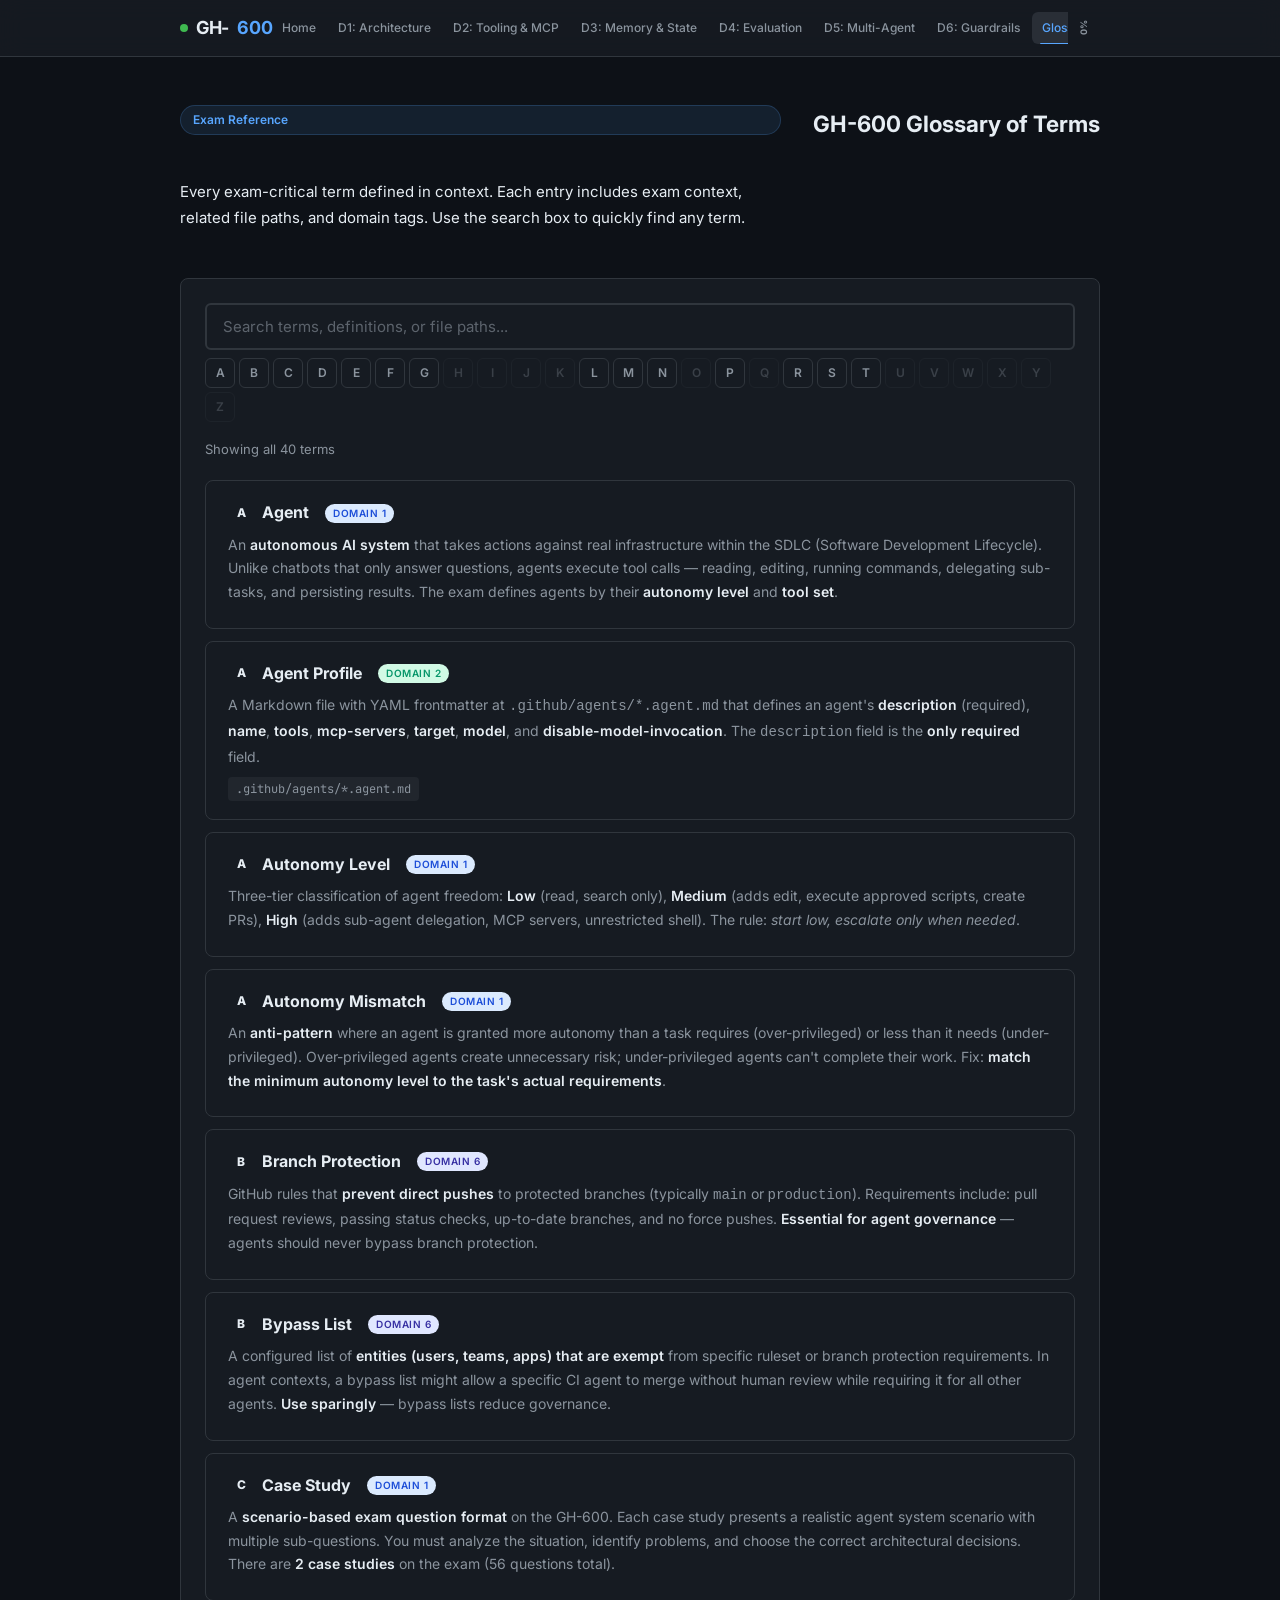
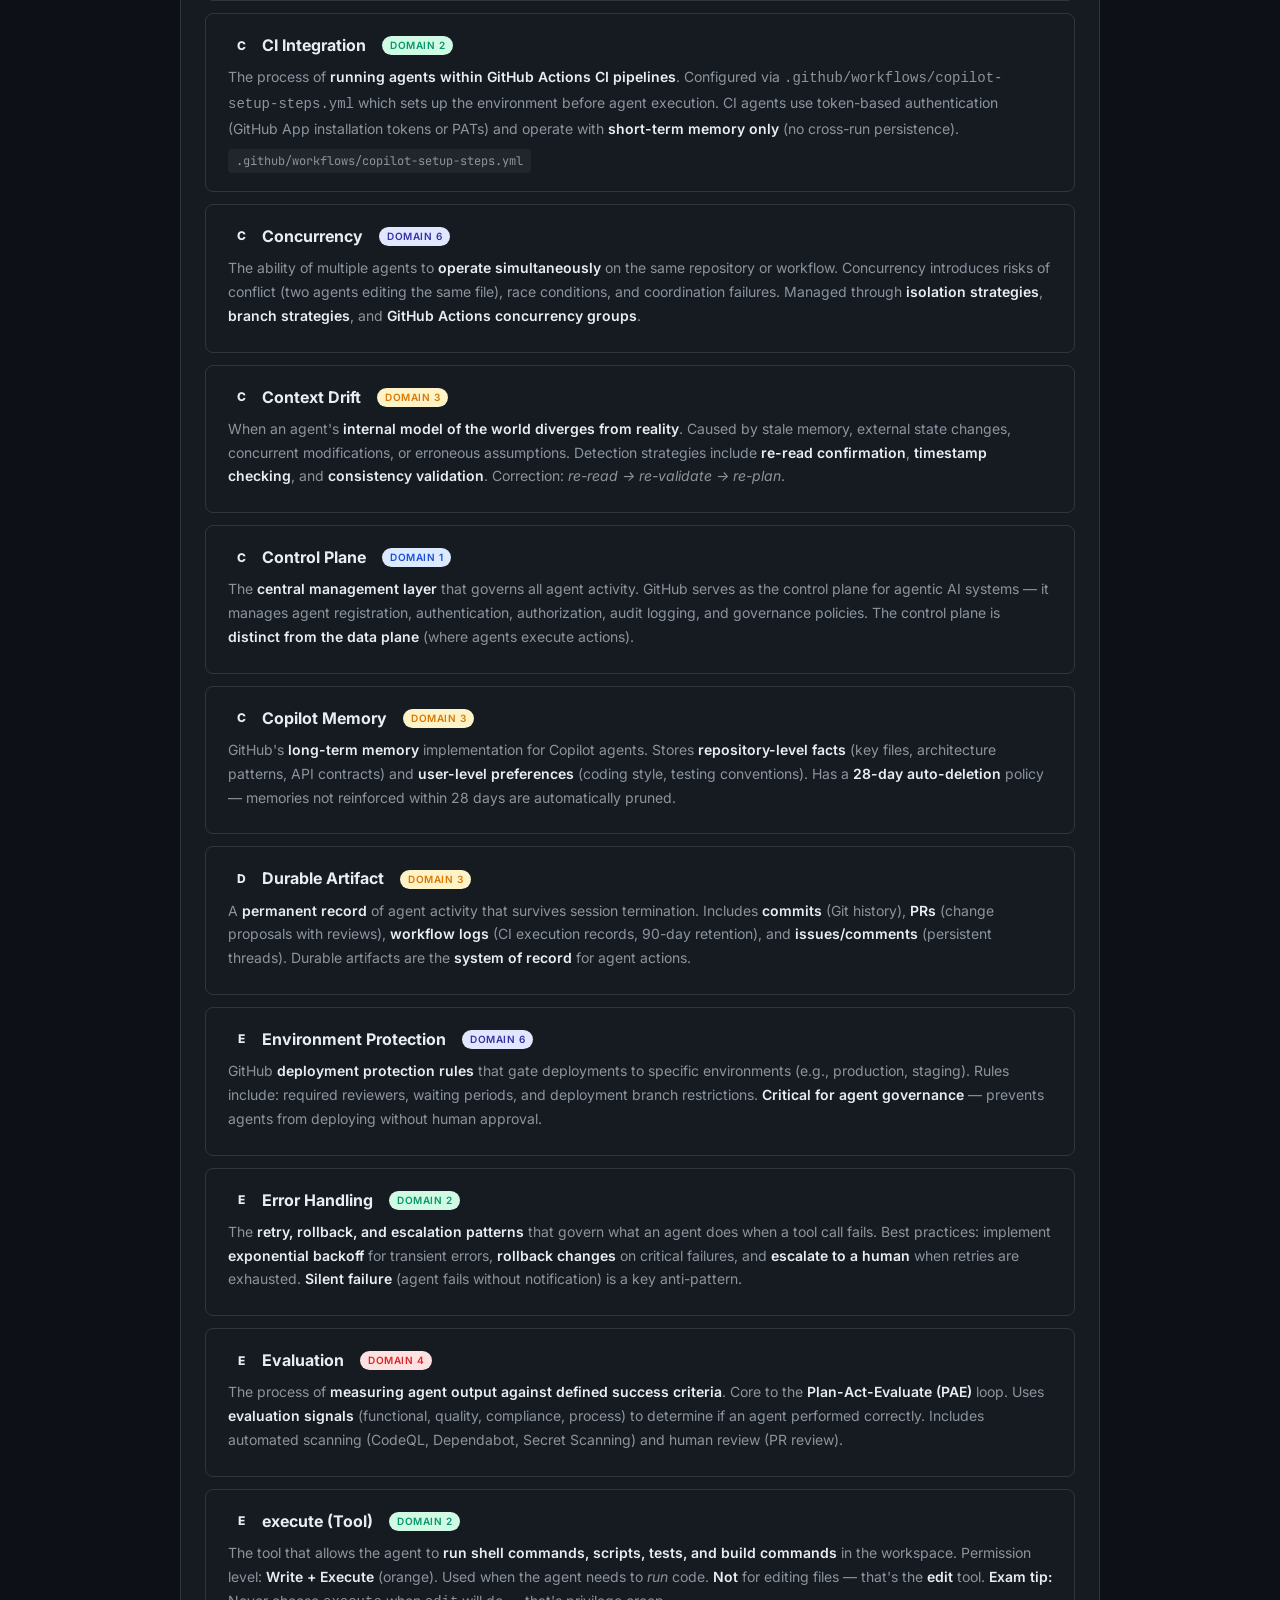
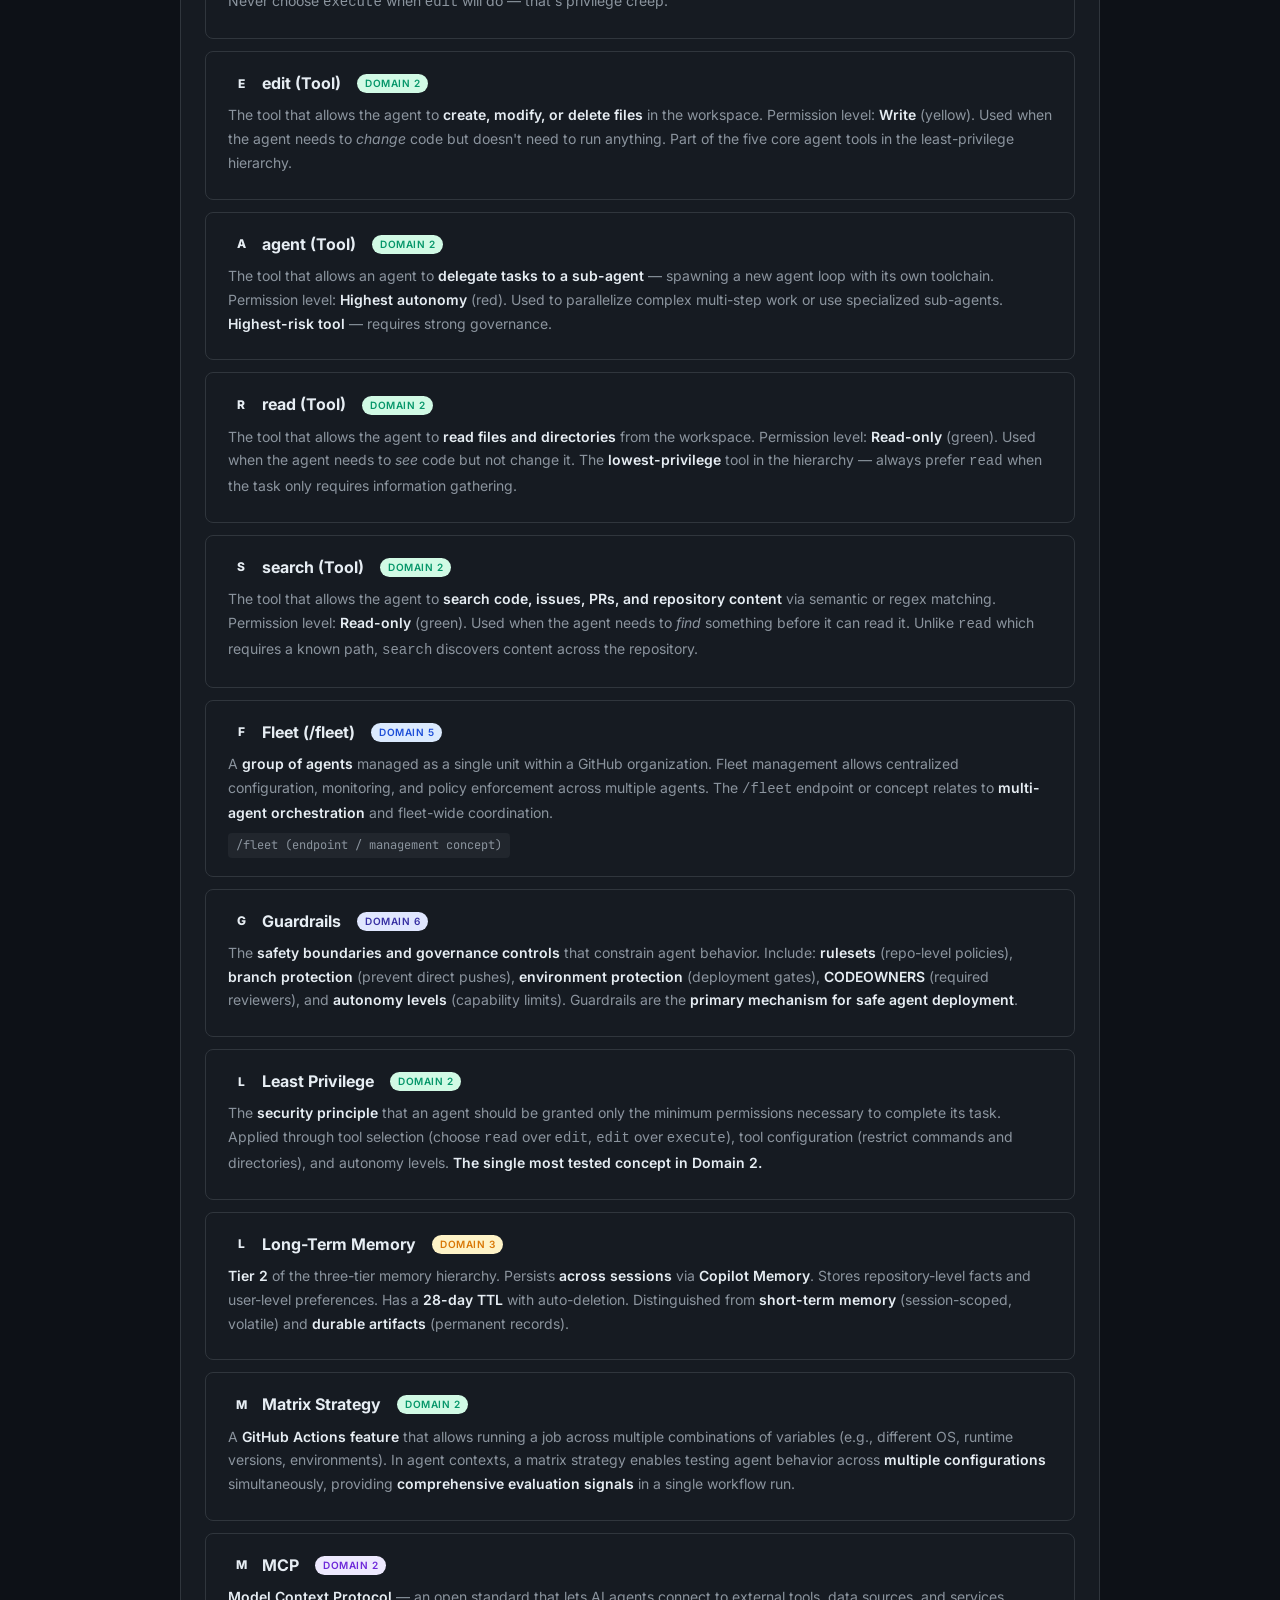
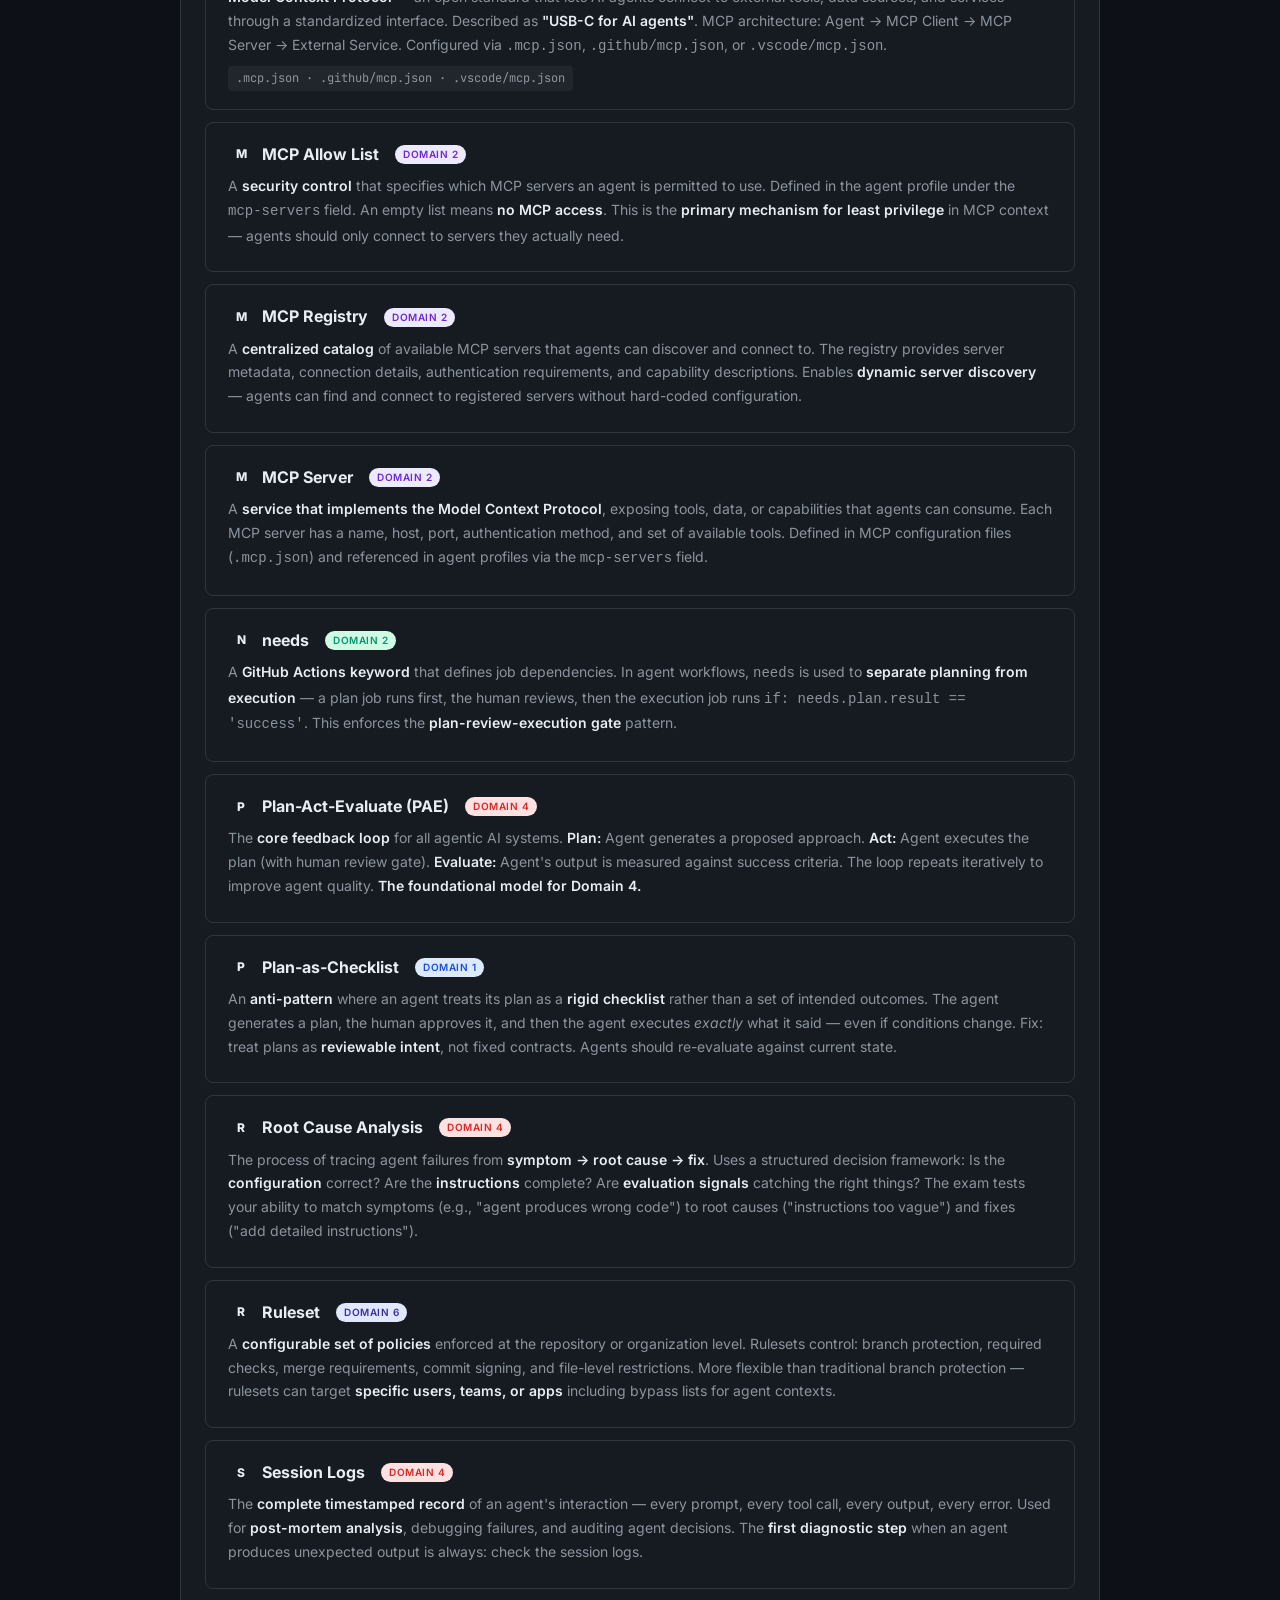
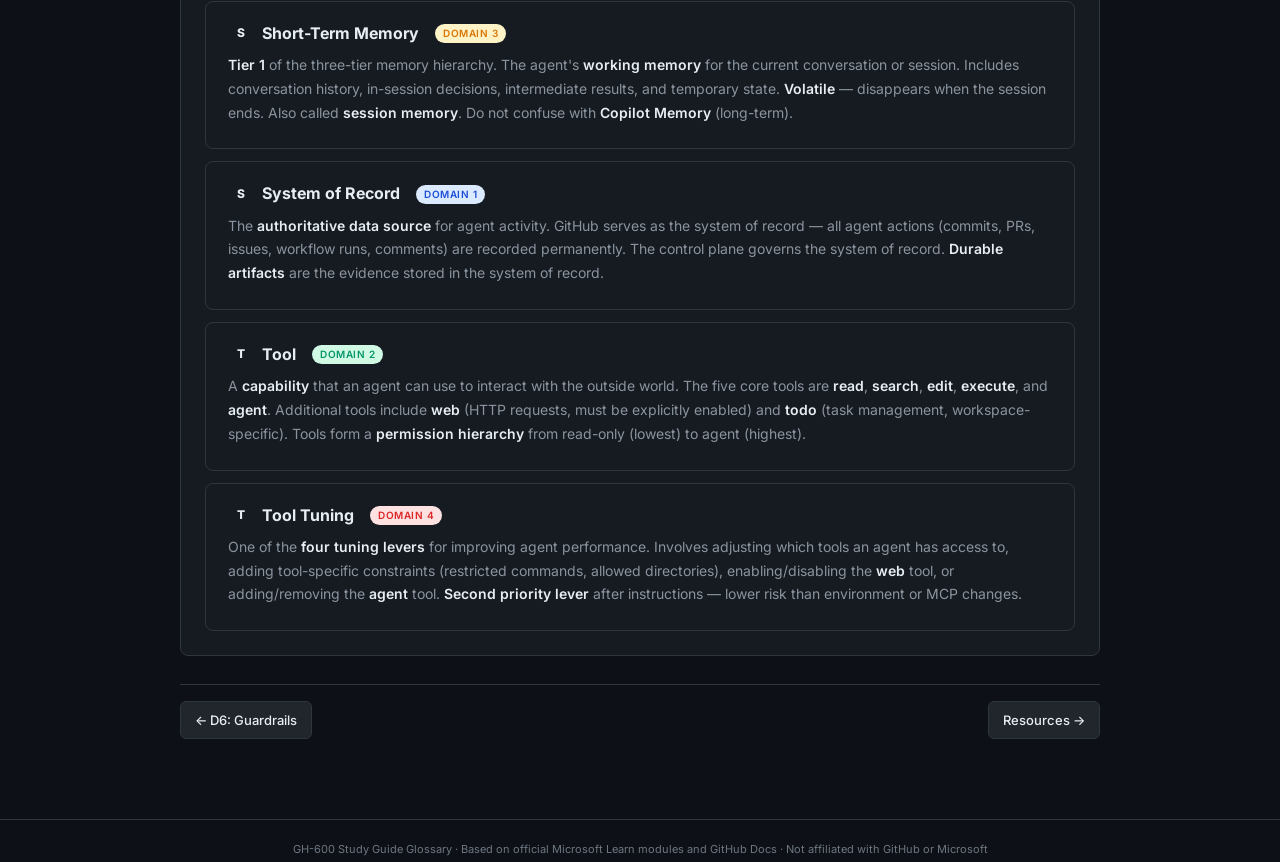
<file: glossary.html>
<!DOCTYPE html>
<html lang="en">
<head>
<meta charset="UTF-8">
<meta name="viewport" content="width=device-width, initial-scale=1.0">
<title>GH-600 Glossary of Terms — GH-600 Study</title>
<meta name="description" content="Comprehensive A-Z glossary of all exam-critical GH-600 terms — Agent through Autonomy Mismatch, with definitions, exam context, and related file paths">
<link rel="preconnect" href="https://fonts.googleapis.com">
<link href="https://fonts.googleapis.com/css2?family=Inter:wght@400;500;600;700;800&family=JetBrains+Mono:wght@400;500&display=swap" rel="stylesheet">
<link rel="stylesheet" href="style.css">
<style>
  /* Glossary-specific styles */
  .glossary-search {
    width: 100%;
    padding: 12px 16px;
    border: 2px solid var(--border);
    border-radius: var(--radius-sm);
    font-size: 15px;
    font-family: var(--font);
    background: var(--surface);
    color: var(--text);
    outline: none;
    transition: border-color .15s, box-shadow .15s;
    margin-bottom: 8px;
  }
  .glossary-search:focus {
    border-color: var(--primary);
    box-shadow: 0 0 0 3px var(--primary-glow);
  }
  .glossary-search::placeholder {
    color: var(--text-secondary);
    opacity: .6;
  }
  .glossary-count {
    font-size: 13px;
    color: var(--text-secondary);
    margin-bottom: 20px;
  }
  .glossary-grid {
    display: grid;
    grid-template-columns: 1fr;
    gap: 12px;
  }
  .glossary-card {
    background: var(--surface);
    border: 1px solid var(--border);
    border-radius: var(--radius);
    padding: 18px 22px;
    transition: all .2s;
  }
  .glossary-card:hover {
    border-color: var(--primary);
    box-shadow: var(--shadow-md);
  }
  .glossary-card .term-name {
    font-size: 16px;
    font-weight: 700;
    color: var(--primary);
    margin-bottom: 6px;
    display: flex;
    align-items: center;
    gap: 8px;
  }
  .glossary-card .term-name .term-letter {
    display: inline-flex;
    align-items: center;
    justify-content: center;
    width: 26px;
    height: 26px;
    background: var(--primary-light);
    color: var(--primary);
    border-radius: 6px;
    font-size: 12px;
    font-weight: 800;
  }
  .glossary-card .term-def {
    font-size: 14px;
    color: var(--text-secondary);
    line-height: 1.7;
    margin-bottom: 6px;
  }
  .glossary-card .term-def strong {
    color: var(--text);
    font-weight: 600;
  }
  .glossary-card .term-path {
    font-size: 12px;
    color: var(--text-secondary);
    font-family: var(--mono);
    background: var(--border-light);
    display: inline-block;
    padding: 2px 8px;
    border-radius: 4px;
    margin-top: 2px;
  }
  .glossary-card .term-tag {
    display: inline-block;
    font-size: 10px;
    font-weight: 600;
    padding: 1px 8px;
    border-radius: 10px;
    margin-left: 8px;
    text-transform: uppercase;
    letter-spacing: .5px;
  }
  .term-tag.arch { background: #dbeafe; color: #1d4ed8; }
  .term-tag.mcp { background: #ede9fe; color: #6d28d9; }
  .term-tag.mem { background: #fef3c7; color: #d97706; }
  .term-tag.tool { background: #d1fae5; color: #059669; }
  .term-tag.eval { background: #fee2e2; color: #dc2626; }
  .term-tag.guard { background: #e0e7ff; color: #3730a3; }
  .term-tag.agent { background: #fce7f3; color: #be185d; }
  .no-results {
    text-align: center;
    padding: 40px;
    color: var(--text-secondary);
    font-size: 15px;
  }
  .alphabet-strip {
    display: flex;
    gap: 4px;
    flex-wrap: wrap;
    margin-bottom: 16px;
  }
  .alphabet-strip a {
    display: inline-flex;
    align-items: center;
    justify-content: center;
    width: 30px;
    height: 30px;
    border-radius: 6px;
    font-size: 12px;
    font-weight: 600;
    color: var(--text-secondary);
    background: var(--surface);
    border: 1px solid var(--border);
    text-decoration: none;
    transition: all .15s;
  }
  .alphabet-strip a:hover {
    background: var(--primary-light);
    color: var(--primary);
    border-color: var(--primary);
  }
  @media(max-width:640px){
    .glossary-card { padding: 14px 16px; }
    .alphabet-strip a { width: 26px; height: 26px; font-size: 11px; }
  }
</style>
</head>
<body>

<header class="site-header">
  <div class="header-inner">
    <div class="header-logo"><span class="logo-dot"></span><span>GH-</span>600</div>
    <nav class="header-nav">
      <a href="index.html">Home</a>
      <a href="domain-1.html">D1: Architecture</a>
      <a href="domain-2.html">D2: Tooling &amp; MCP</a>
      <a href="domain-3.html">D3: Memory &amp; State</a>
      <a href="domain-4.html">D4: Evaluation</a>
      <a href="domain-5.html">D5: Multi-Agent</a>
      <a href="domain-6.html">D6: Guardrails</a>
      <a href="glossary.html" class="active">Glossary</a>
      <a href="resources.html">Resources</a>
    </nav>
    <div class="header-actions">
      <div class="progress-ring" title="Study progress">
        <svg width="32" height="32" viewBox="0 0 32 32">
          <circle cx="16" cy="16" r="12" fill="none" stroke="#21262d" stroke-width="3"/>
          <circle cx="16" cy="16" r="12" fill="none" stroke="#58a6ff" stroke-width="3" stroke-linecap="round" stroke-dasharray="75.4 75.4" stroke-dashoffset="75.4" style="transition:stroke-dashoffset .5s ease"/>
          <text x="16" y="19" text-anchor="middle" fill="#8b949e" font-size="9" font-weight="700" font-family="Inter,sans-serif">0%</text>
        </svg>
      </div>
    </div>
  </div>
</header>

<section class="hero">
  <div class="hero-badge">Exam Reference</div>
  <h1>GH-600 Glossary of Terms</h1>
  <p>Every exam-critical term defined in context. Each entry includes exam context, related file paths, and domain tags. Use the search box to quickly find any term.</p>
</section>

<main class="main">

  <div class="section">

    <!-- Search input -->
    <input type="text" class="glossary-search" id="glossarySearch" placeholder="Search terms, definitions, or file paths..." oninput="filterGlossary()">

    <!-- Alphabet strip -->
    <div class="alphabet-strip" id="alphabetStrip"></div>

    <!-- Count -->
    <div class="glossary-count" id="glossaryCount">Showing all 40 terms</div>

    <!-- Glossary grid -->
    <div class="glossary-grid" id="glossaryGrid">

      <!-- A -->
      <div class="glossary-card" data-term="Agent">
        <div class="term-name"><span class="term-letter">A</span> Agent <span class="term-tag arch">Domain 1</span></div>
        <div class="term-def">An <strong>autonomous AI system</strong> that takes actions against real infrastructure within the SDLC (Software Development Lifecycle). Unlike chatbots that only answer questions, agents execute tool calls — reading, editing, running commands, delegating sub-tasks, and persisting results. The exam defines agents by their <strong>autonomy level</strong> and <strong>tool set</strong>.</div>
      </div>

      <div class="glossary-card" data-term="Agent profile">
        <div class="term-name"><span class="term-letter">A</span> Agent Profile <span class="term-tag tool">Domain 2</span></div>
        <div class="term-def">A Markdown file with YAML frontmatter at <code>.github/agents/*.agent.md</code> that defines an agent's <strong>description</strong> (required), <strong>name</strong>, <strong>tools</strong>, <strong>mcp-servers</strong>, <strong>target</strong>, <strong>model</strong>, and <strong>disable-model-invocation</strong>. The <code>description</code> field is the <strong>only required</strong> field.</div>
        <div class="term-path">.github/agents/*.agent.md</div>
      </div>

      <div class="glossary-card" data-term="Autonomy level">
        <div class="term-name"><span class="term-letter">A</span> Autonomy Level <span class="term-tag arch">Domain 1</span></div>
        <div class="term-def">Three-tier classification of agent freedom: <strong>Low</strong> (read, search only), <strong>Medium</strong> (adds edit, execute approved scripts, create PRs), <strong>High</strong> (adds sub-agent delegation, MCP servers, unrestricted shell). The rule: <em>start low, escalate only when needed</em>.</div>
      </div>

      <div class="glossary-card" data-term="Autonomy mismatch">
        <div class="term-name"><span class="term-letter">A</span> Autonomy Mismatch <span class="term-tag arch">Domain 1</span></div>
        <div class="term-def">An <strong>anti-pattern</strong> where an agent is granted more autonomy than a task requires (over-privileged) or less than it needs (under-privileged). Over-privileged agents create unnecessary risk; under-privileged agents can't complete their work. Fix: <strong>match the minimum autonomy level to the task's actual requirements</strong>.</div>
      </div>

      <!-- B -->
      <div class="glossary-card" data-term="Branch protection">
        <div class="term-name"><span class="term-letter">B</span> Branch Protection <span class="term-tag guard">Domain 6</span></div>
        <div class="term-def">GitHub rules that <strong>prevent direct pushes</strong> to protected branches (typically <code>main</code> or <code>production</code>). Requirements include: pull request reviews, passing status checks, up-to-date branches, and no force pushes. <strong>Essential for agent governance</strong> — agents should never bypass branch protection.</div>
      </div>

      <div class="glossary-card" data-term="Bypass list">
        <div class="term-name"><span class="term-letter">B</span> Bypass List <span class="term-tag guard">Domain 6</span></div>
        <div class="term-def">A configured list of <strong>entities (users, teams, apps) that are exempt</strong> from specific ruleset or branch protection requirements. In agent contexts, a bypass list might allow a specific CI agent to merge without human review while requiring it for all other agents. <strong>Use sparingly</strong> — bypass lists reduce governance.</div>
      </div>

      <!-- C -->
      <div class="glossary-card" data-term="Case study">
        <div class="term-name"><span class="term-letter">C</span> Case Study <span class="term-tag arch">Domain 1</span></div>
        <div class="term-def">A <strong>scenario-based exam question format</strong> on the GH-600. Each case study presents a realistic agent system scenario with multiple sub-questions. You must analyze the situation, identify problems, and choose the correct architectural decisions. There are <strong>2 case studies</strong> on the exam (56 questions total).</div>
      </div>

      <div class="glossary-card" data-term="CI integration">
        <div class="term-name"><span class="term-letter">C</span> CI Integration <span class="term-tag tool">Domain 2</span></div>
        <div class="term-def">The process of <strong>running agents within GitHub Actions CI pipelines</strong>. Configured via <code>.github/workflows/copilot-setup-steps.yml</code> which sets up the environment before agent execution. CI agents use token-based authentication (GitHub App installation tokens or PATs) and operate with <strong>short-term memory only</strong> (no cross-run persistence).</div>
        <div class="term-path">.github/workflows/copilot-setup-steps.yml</div>
      </div>

      <div class="glossary-card" data-term="Concurrency">
        <div class="term-name"><span class="term-letter">C</span> Concurrency <span class="term-tag guard">Domain 6</span></div>
        <div class="term-def">The ability of multiple agents to <strong>operate simultaneously</strong> on the same repository or workflow. Concurrency introduces risks of conflict (two agents editing the same file), race conditions, and coordination failures. Managed through <strong>isolation strategies</strong>, <strong>branch strategies</strong>, and <strong>GitHub Actions concurrency groups</strong>.</div>
      </div>

      <div class="glossary-card" data-term="Context drift">
        <div class="term-name"><span class="term-letter">C</span> Context Drift <span class="term-tag mem">Domain 3</span></div>
        <div class="term-def">When an agent's <strong>internal model of the world diverges from reality</strong>. Caused by stale memory, external state changes, concurrent modifications, or erroneous assumptions. Detection strategies include <strong>re-read confirmation</strong>, <strong>timestamp checking</strong>, and <strong>consistency validation</strong>. Correction: <em>re-read → re-validate → re-plan</em>.</div>
      </div>

      <div class="glossary-card" data-term="Control plane">
        <div class="term-name"><span class="term-letter">C</span> Control Plane <span class="term-tag arch">Domain 1</span></div>
        <div class="term-def">The <strong>central management layer</strong> that governs all agent activity. GitHub serves as the control plane for agentic AI systems — it manages agent registration, authentication, authorization, audit logging, and governance policies. The control plane is <strong>distinct from the data plane</strong> (where agents execute actions).</div>
      </div>

      <div class="glossary-card" data-term="Copilot Memory">
        <div class="term-name"><span class="term-letter">C</span> Copilot Memory <span class="term-tag mem">Domain 3</span></div>
        <div class="term-def">GitHub's <strong>long-term memory</strong> implementation for Copilot agents. Stores <strong>repository-level facts</strong> (key files, architecture patterns, API contracts) and <strong>user-level preferences</strong> (coding style, testing conventions). Has a <strong>28-day auto-deletion</strong> policy — memories not reinforced within 28 days are automatically pruned.</div>
      </div>

      <!-- D -->
      <div class="glossary-card" data-term="Durable artifact">
        <div class="term-name"><span class="term-letter">D</span> Durable Artifact <span class="term-tag mem">Domain 3</span></div>
        <div class="term-def">A <strong>permanent record</strong> of agent activity that survives session termination. Includes <strong>commits</strong> (Git history), <strong>PRs</strong> (change proposals with reviews), <strong>workflow logs</strong> (CI execution records, 90-day retention), and <strong>issues/comments</strong> (persistent threads). Durable artifacts are the <strong>system of record</strong> for agent actions.</div>
      </div>

      <!-- E -->
      <div class="glossary-card" data-term="Environment protection">
        <div class="term-name"><span class="term-letter">E</span> Environment Protection <span class="term-tag guard">Domain 6</span></div>
        <div class="term-def">GitHub <strong>deployment protection rules</strong> that gate deployments to specific environments (e.g., production, staging). Rules include: required reviewers, waiting periods, and deployment branch restrictions. <strong>Critical for agent governance</strong> — prevents agents from deploying without human approval.</div>
      </div>

      <div class="glossary-card" data-term="Error handling">
        <div class="term-name"><span class="term-letter">E</span> Error Handling <span class="term-tag tool">Domain 2</span></div>
        <div class="term-def">The <strong>retry, rollback, and escalation patterns</strong> that govern what an agent does when a tool call fails. Best practices: implement <strong>exponential backoff</strong> for transient errors, <strong>rollback changes</strong> on critical failures, and <strong>escalate to a human</strong> when retries are exhausted. <strong>Silent failure</strong> (agent fails without notification) is a key anti-pattern.</div>
      </div>

      <div class="glossary-card" data-term="Evaluation">
        <div class="term-name"><span class="term-letter">E</span> Evaluation <span class="term-tag eval">Domain 4</span></div>
        <div class="term-def">The process of <strong>measuring agent output against defined success criteria</strong>. Core to the <strong>Plan-Act-Evaluate (PAE)</strong> loop. Uses <strong>evaluation signals</strong> (functional, quality, compliance, process) to determine if an agent performed correctly. Includes automated scanning (CodeQL, Dependabot, Secret Scanning) and human review (PR review).</div>
      </div>

      <!-- F -->
      <div class="glossary-card" data-term="execute">
        <div class="term-name"><span class="term-letter">E</span> execute (Tool) <span class="term-tag tool">Domain 2</span></div>
        <div class="term-def">The tool that allows the agent to <strong>run shell commands, scripts, tests, and build commands</strong> in the workspace. Permission level: <strong>Write + Execute</strong> (orange). Used when the agent needs to <em>run</em> code. <strong>Not</strong> for editing files — that's the <strong>edit</strong> tool. <strong>Exam tip:</strong> Never choose <code>execute</code> when <code>edit</code> will do — that's privilege creep.</div>
      </div>

      <div class="glossary-card" data-term="edit">
        <div class="term-name"><span class="term-letter">E</span> edit (Tool) <span class="term-tag tool">Domain 2</span></div>
        <div class="term-def">The tool that allows the agent to <strong>create, modify, or delete files</strong> in the workspace. Permission level: <strong>Write</strong> (yellow). Used when the agent needs to <em>change</em> code but doesn't need to run anything. Part of the five core agent tools in the least-privilege hierarchy.</div>
      </div>

      <!-- F (agent tool) -->
      <div class="glossary-card" data-term="agent">
        <div class="term-name"><span class="term-letter">A</span> agent (Tool) <span class="term-tag tool">Domain 2</span></div>
        <div class="term-def">The tool that allows an agent to <strong>delegate tasks to a sub-agent</strong> — spawning a new agent loop with its own toolchain. Permission level: <strong>Highest autonomy</strong> (red). Used to parallelize complex multi-step work or use specialized sub-agents. <strong>Highest-risk tool</strong> — requires strong governance.</div>
      </div>

      <div class="glossary-card" data-term="read">
        <div class="term-name"><span class="term-letter">R</span> read (Tool) <span class="term-tag tool">Domain 2</span></div>
        <div class="term-def">The tool that allows the agent to <strong>read files and directories</strong> from the workspace. Permission level: <strong>Read-only</strong> (green). Used when the agent needs to <em>see</em> code but not change it. The <strong>lowest-privilege</strong> tool in the hierarchy — always prefer <code>read</code> when the task only requires information gathering.</div>
      </div>

      <div class="glossary-card" data-term="search">
        <div class="term-name"><span class="term-letter">S</span> search (Tool) <span class="term-tag tool">Domain 2</span></div>
        <div class="term-def">The tool that allows the agent to <strong>search code, issues, PRs, and repository content</strong> via semantic or regex matching. Permission level: <strong>Read-only</strong> (green). Used when the agent needs to <em>find</em> something before it can read it. Unlike <code>read</code> which requires a known path, <code>search</code> discovers content across the repository.</div>
      </div>

      <!-- F cont. -->
      <div class="glossary-card" data-term="Fleet">
        <div class="term-name"><span class="term-letter">F</span> Fleet (/fleet) <span class="term-tag arch">Domain 5</span></div>
        <div class="term-def">A <strong>group of agents</strong> managed as a single unit within a GitHub organization. Fleet management allows centralized configuration, monitoring, and policy enforcement across multiple agents. The <code>/fleet</code> endpoint or concept relates to <strong>multi-agent orchestration</strong> and fleet-wide coordination.</div>
        <div class="term-path">/fleet (endpoint / management concept)</div>
      </div>

      <!-- G -->
      <div class="glossary-card" data-term="Guardrails">
        <div class="term-name"><span class="term-letter">G</span> Guardrails <span class="term-tag guard">Domain 6</span></div>
        <div class="term-def">The <strong>safety boundaries and governance controls</strong> that constrain agent behavior. Include: <strong>rulesets</strong> (repo-level policies), <strong>branch protection</strong> (prevent direct pushes), <strong>environment protection</strong> (deployment gates), <strong>CODEOWNERS</strong> (required reviewers), and <strong>autonomy levels</strong> (capability limits). Guardrails are the <strong>primary mechanism for safe agent deployment</strong>.</div>
      </div>

      <!-- L -->
      <div class="glossary-card" data-term="Least privilege">
        <div class="term-name"><span class="term-letter">L</span> Least Privilege <span class="term-tag tool">Domain 2</span></div>
        <div class="term-def">The <strong>security principle</strong> that an agent should be granted only the minimum permissions necessary to complete its task. Applied through tool selection (choose <code>read</code> over <code>edit</code>, <code>edit</code> over <code>execute</code>), tool configuration (restrict commands and directories), and autonomy levels. <strong>The single most tested concept in Domain 2.</strong></div>
      </div>

      <div class="glossary-card" data-term="Long-term memory">
        <div class="term-name"><span class="term-letter">L</span> Long-Term Memory <span class="term-tag mem">Domain 3</span></div>
        <div class="term-def"><strong>Tier 2</strong> of the three-tier memory hierarchy. Persists <strong>across sessions</strong> via <strong>Copilot Memory</strong>. Stores repository-level facts and user-level preferences. Has a <strong>28-day TTL</strong> with auto-deletion. Distinguished from <strong>short-term memory</strong> (session-scoped, volatile) and <strong>durable artifacts</strong> (permanent records).</div>
      </div>

      <!-- M -->
      <div class="glossary-card" data-term="Matrix strategy">
        <div class="term-name"><span class="term-letter">M</span> Matrix Strategy <span class="term-tag tool">Domain 2</span></div>
        <div class="term-def">A <strong>GitHub Actions feature</strong> that allows running a job across multiple combinations of variables (e.g., different OS, runtime versions, environments). In agent contexts, a matrix strategy enables testing agent behavior across <strong>multiple configurations</strong> simultaneously, providing <strong>comprehensive evaluation signals</strong> in a single workflow run.</div>
      </div>

      <div class="glossary-card" data-term="MCP">
        <div class="term-name"><span class="term-letter">M</span> MCP <span class="term-tag mcp">Domain 2</span></div>
        <div class="term-def"><strong>Model Context Protocol</strong> — an open standard that lets AI agents connect to external tools, data sources, and services through a standardized interface. Described as <strong>"USB-C for AI agents"</strong>. MCP architecture: Agent → MCP Client → MCP Server → External Service. Configured via <code>.mcp.json</code>, <code>.github/mcp.json</code>, or <code>.vscode/mcp.json</code>.</div>
        <div class="term-path">.mcp.json · .github/mcp.json · .vscode/mcp.json</div>
      </div>

      <div class="glossary-card" data-term="MCP allow list">
        <div class="term-name"><span class="term-letter">M</span> MCP Allow List <span class="term-tag mcp">Domain 2</span></div>
        <div class="term-def">A <strong>security control</strong> that specifies which MCP servers an agent is permitted to use. Defined in the agent profile under the <code>mcp-servers</code> field. An empty list means <strong>no MCP access</strong>. This is the <strong>primary mechanism for least privilege</strong> in MCP context — agents should only connect to servers they actually need.</div>
      </div>

      <div class="glossary-card" data-term="MCP registry">
        <div class="term-name"><span class="term-letter">M</span> MCP Registry <span class="term-tag mcp">Domain 2</span></div>
        <div class="term-def">A <strong>centralized catalog</strong> of available MCP servers that agents can discover and connect to. The registry provides server metadata, connection details, authentication requirements, and capability descriptions. Enables <strong>dynamic server discovery</strong> — agents can find and connect to registered servers without hard-coded configuration.</div>
      </div>

      <div class="glossary-card" data-term="MCP server">
        <div class="term-name"><span class="term-letter">M</span> MCP Server <span class="term-tag mcp">Domain 2</span></div>
        <div class="term-def">A <strong>service that implements the Model Context Protocol</strong>, exposing tools, data, or capabilities that agents can consume. Each MCP server has a name, host, port, authentication method, and set of available tools. Defined in MCP configuration files (<code>.mcp.json</code>) and referenced in agent profiles via the <code>mcp-servers</code> field.</div>
      </div>

      <!-- N -->
      <div class="glossary-card" data-term="needs">
        <div class="term-name"><span class="term-letter">N</span> needs <span class="term-tag tool">Domain 2</span></div>
        <div class="term-def">A <strong>GitHub Actions keyword</strong> that defines job dependencies. In agent workflows, <code>needs</code> is used to <strong>separate planning from execution</strong> — a plan job runs first, the human reviews, then the execution job runs <code>if: needs.plan.result == 'success'</code>. This enforces the <strong>plan-review-execution gate</strong> pattern.</div>
      </div>

      <!-- P -->
      <div class="glossary-card" data-term="Plan-Act-Evaluate">
        <div class="term-name"><span class="term-letter">P</span> Plan-Act-Evaluate (PAE) <span class="term-tag eval">Domain 4</span></div>
        <div class="term-def">The <strong>core feedback loop</strong> for all agentic AI systems. <strong>Plan:</strong> Agent generates a proposed approach. <strong>Act:</strong> Agent executes the plan (with human review gate). <strong>Evaluate:</strong> Agent's output is measured against success criteria. The loop repeats iteratively to improve agent quality. <strong>The foundational model for Domain 4.</strong></div>
      </div>

      <div class="glossary-card" data-term="Plan-as-checklist">
        <div class="term-name"><span class="term-letter">P</span> Plan-as-Checklist <span class="term-tag arch">Domain 1</span></div>
        <div class="term-def">An <strong>anti-pattern</strong> where an agent treats its plan as a <strong>rigid checklist</strong> rather than a set of intended outcomes. The agent generates a plan, the human approves it, and then the agent executes <em>exactly</em> what it said — even if conditions change. Fix: treat plans as <strong>reviewable intent</strong>, not fixed contracts. Agents should re-evaluate against current state.</div>
      </div>

      <!-- R -->
      <div class="glossary-card" data-term="Root cause analysis">
        <div class="term-name"><span class="term-letter">R</span> Root Cause Analysis <span class="term-tag eval">Domain 4</span></div>
        <div class="term-def">The process of tracing agent failures from <strong>symptom → root cause → fix</strong>. Uses a structured decision framework: Is the <strong>configuration</strong> correct? Are the <strong>instructions</strong> complete? Are <strong>evaluation signals</strong> catching the right things? The exam tests your ability to match symptoms (e.g., "agent produces wrong code") to root causes ("instructions too vague") and fixes ("add detailed instructions").</div>
      </div>

      <div class="glossary-card" data-term="Ruleset">
        <div class="term-name"><span class="term-letter">R</span> Ruleset <span class="term-tag guard">Domain 6</span></div>
        <div class="term-def">A <strong>configurable set of policies</strong> enforced at the repository or organization level. Rulesets control: branch protection, required checks, merge requirements, commit signing, and file-level restrictions. More flexible than traditional branch protection — rulesets can target <strong>specific users, teams, or apps</strong> including bypass lists for agent contexts.</div>
      </div>

      <!-- S -->
      <div class="glossary-card" data-term="Session logs">
        <div class="term-name"><span class="term-letter">S</span> Session Logs <span class="term-tag eval">Domain 4</span></div>
        <div class="term-def">The <strong>complete timestamped record</strong> of an agent's interaction — every prompt, every tool call, every output, every error. Used for <strong>post-mortem analysis</strong>, debugging failures, and auditing agent decisions. The <strong>first diagnostic step</strong> when an agent produces unexpected output is always: check the session logs.</div>
      </div>

      <div class="glossary-card" data-term="Short-term memory">
        <div class="term-name"><span class="term-letter">S</span> Short-Term Memory <span class="term-tag mem">Domain 3</span></div>
        <div class="term-def"><strong>Tier 1</strong> of the three-tier memory hierarchy. The agent's <strong>working memory</strong> for the current conversation or session. Includes conversation history, in-session decisions, intermediate results, and temporary state. <strong>Volatile</strong> — disappears when the session ends. Also called <strong>session memory</strong>. Do not confuse with <strong>Copilot Memory</strong> (long-term).</div>
      </div>

      <div class="glossary-card" data-term="System of record">
        <div class="term-name"><span class="term-letter">S</span> System of Record <span class="term-tag arch">Domain 1</span></div>
        <div class="term-def">The <strong>authoritative data source</strong> for agent activity. GitHub serves as the system of record — all agent actions (commits, PRs, issues, workflow runs, comments) are recorded permanently. The control plane governs the system of record. <strong>Durable artifacts</strong> are the evidence stored in the system of record.</div>
      </div>

      <!-- T -->
      <div class="glossary-card" data-term="Tool">
        <div class="term-name"><span class="term-letter">T</span> Tool <span class="term-tag tool">Domain 2</span></div>
        <div class="term-def">A <strong>capability</strong> that an agent can use to interact with the outside world. The five core tools are <strong>read</strong>, <strong>search</strong>, <strong>edit</strong>, <strong>execute</strong>, and <strong>agent</strong>. Additional tools include <strong>web</strong> (HTTP requests, must be explicitly enabled) and <strong>todo</strong> (task management, workspace-specific). Tools form a <strong>permission hierarchy</strong> from read-only (lowest) to agent (highest).</div>
      </div>

      <div class="glossary-card" data-term="Tool tuning">
        <div class="term-name"><span class="term-letter">T</span> Tool Tuning <span class="term-tag eval">Domain 4</span></div>
        <div class="term-def">One of the <strong>four tuning levers</strong> for improving agent performance. Involves adjusting which tools an agent has access to, adding tool-specific constraints (restricted commands, allowed directories), enabling/disabling the <strong>web</strong> tool, or adding/removing the <strong>agent</strong> tool. <strong>Second priority lever</strong> after instructions — lower risk than environment or MCP changes.</div>
      </div>

    </div>

    <div class="no-results" id="noResults" style="display:none;">
      <p>No terms match your search. Try a different keyword or browse by letter above.</p>
    </div>

  </div>

  <div class="nav-links">
    <a href="domain-6.html">&larr; D6: Guardrails</a>
    <a href="resources.html">Resources &rarr;</a>
  </div>

</main>

<footer class="site-footer">
  <p>GH-600 Study Guide Glossary · Based on official Microsoft Learn modules and GitHub Docs · Not affiliated with GitHub or Microsoft</p>
</footer>

<script>
// Build alphabet strip
(function() {
  const letters = 'ABCDEFGHIJKLMNOPQRSTUVWXYZ'.split('');
  const strip = document.getElementById('alphabetStrip');
  const cards = document.querySelectorAll('.glossary-card');
  const available = new Set();
  cards.forEach(c => {
    const term = c.getAttribute('data-term');
    if (term) available.add(term[0].toUpperCase());
  });
  letters.forEach(l => {
    const a = document.createElement('a');
    a.textContent = l;
    a.href = '#';
    if (!available.has(l)) {
      a.style.opacity = '0.3';
      a.style.cursor = 'default';
    } else {
      a.onclick = function(e) {
        e.preventDefault();
        const target = document.querySelector(`.glossary-card[data-term^="${l}"]`);
        if (target) {
          target.scrollIntoView({ behavior: 'smooth', block: 'center' });
          target.style.borderColor = 'var(--primary)';
          target.style.boxShadow = 'var(--shadow-md)';
          setTimeout(() => {
            target.style.borderColor = '';
            target.style.boxShadow = '';
          }, 2000);
        }
      };
    }
    strip.appendChild(a);
  });
})();

function filterGlossary() {
  const q = document.getElementById('glossarySearch').value.toLowerCase().trim();
  const cards = document.querySelectorAll('.glossary-card');
  let visible = 0;
  cards.forEach(c => {
    const text = c.textContent.toLowerCase();
    if (!q || text.includes(q)) {
      c.style.display = '';
      visible++;
    } else {
      c.style.display = 'none';
    }
  });
  document.getElementById('glossaryCount').textContent = `Showing ${visible} of ${cards.length} terms`;
  document.getElementById('noResults').style.display = visible === 0 ? '' : 'none';
}
</script>

<script src="script.js"></script>
</body>
</html>
</file>
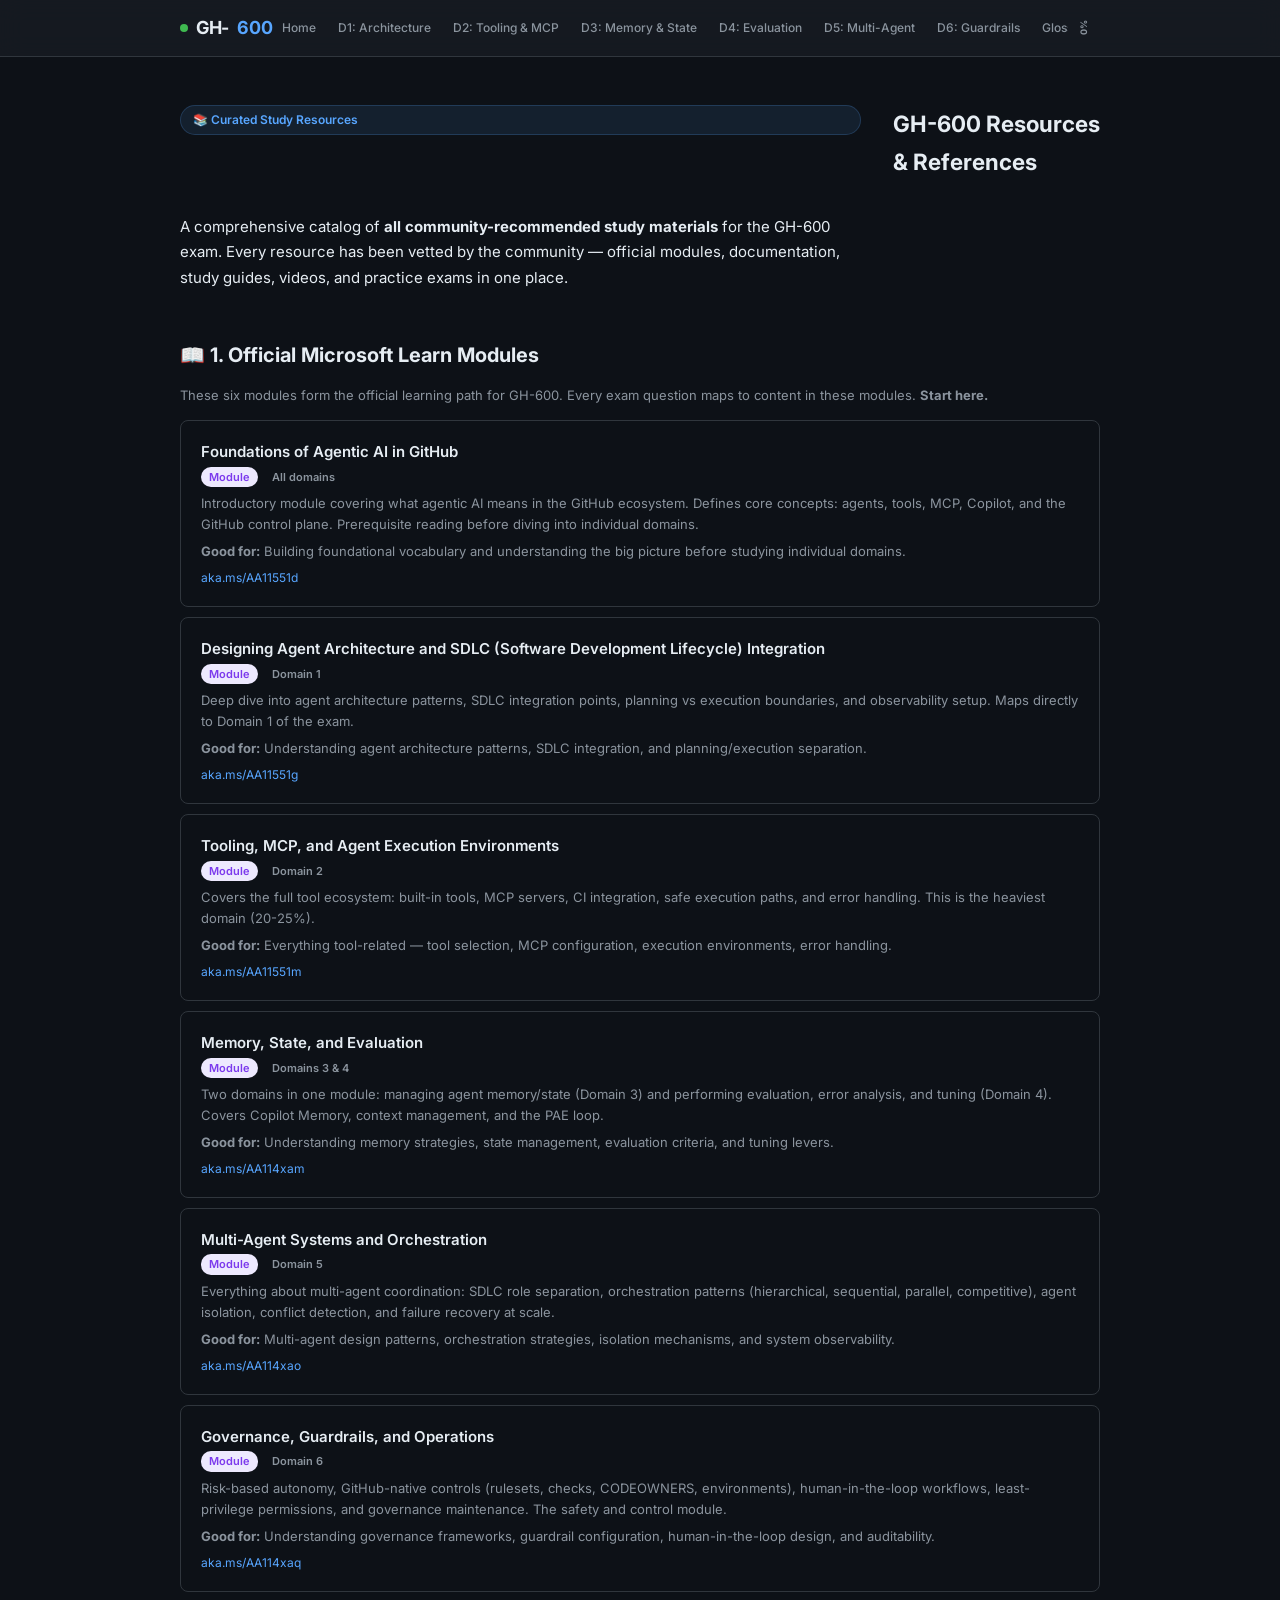
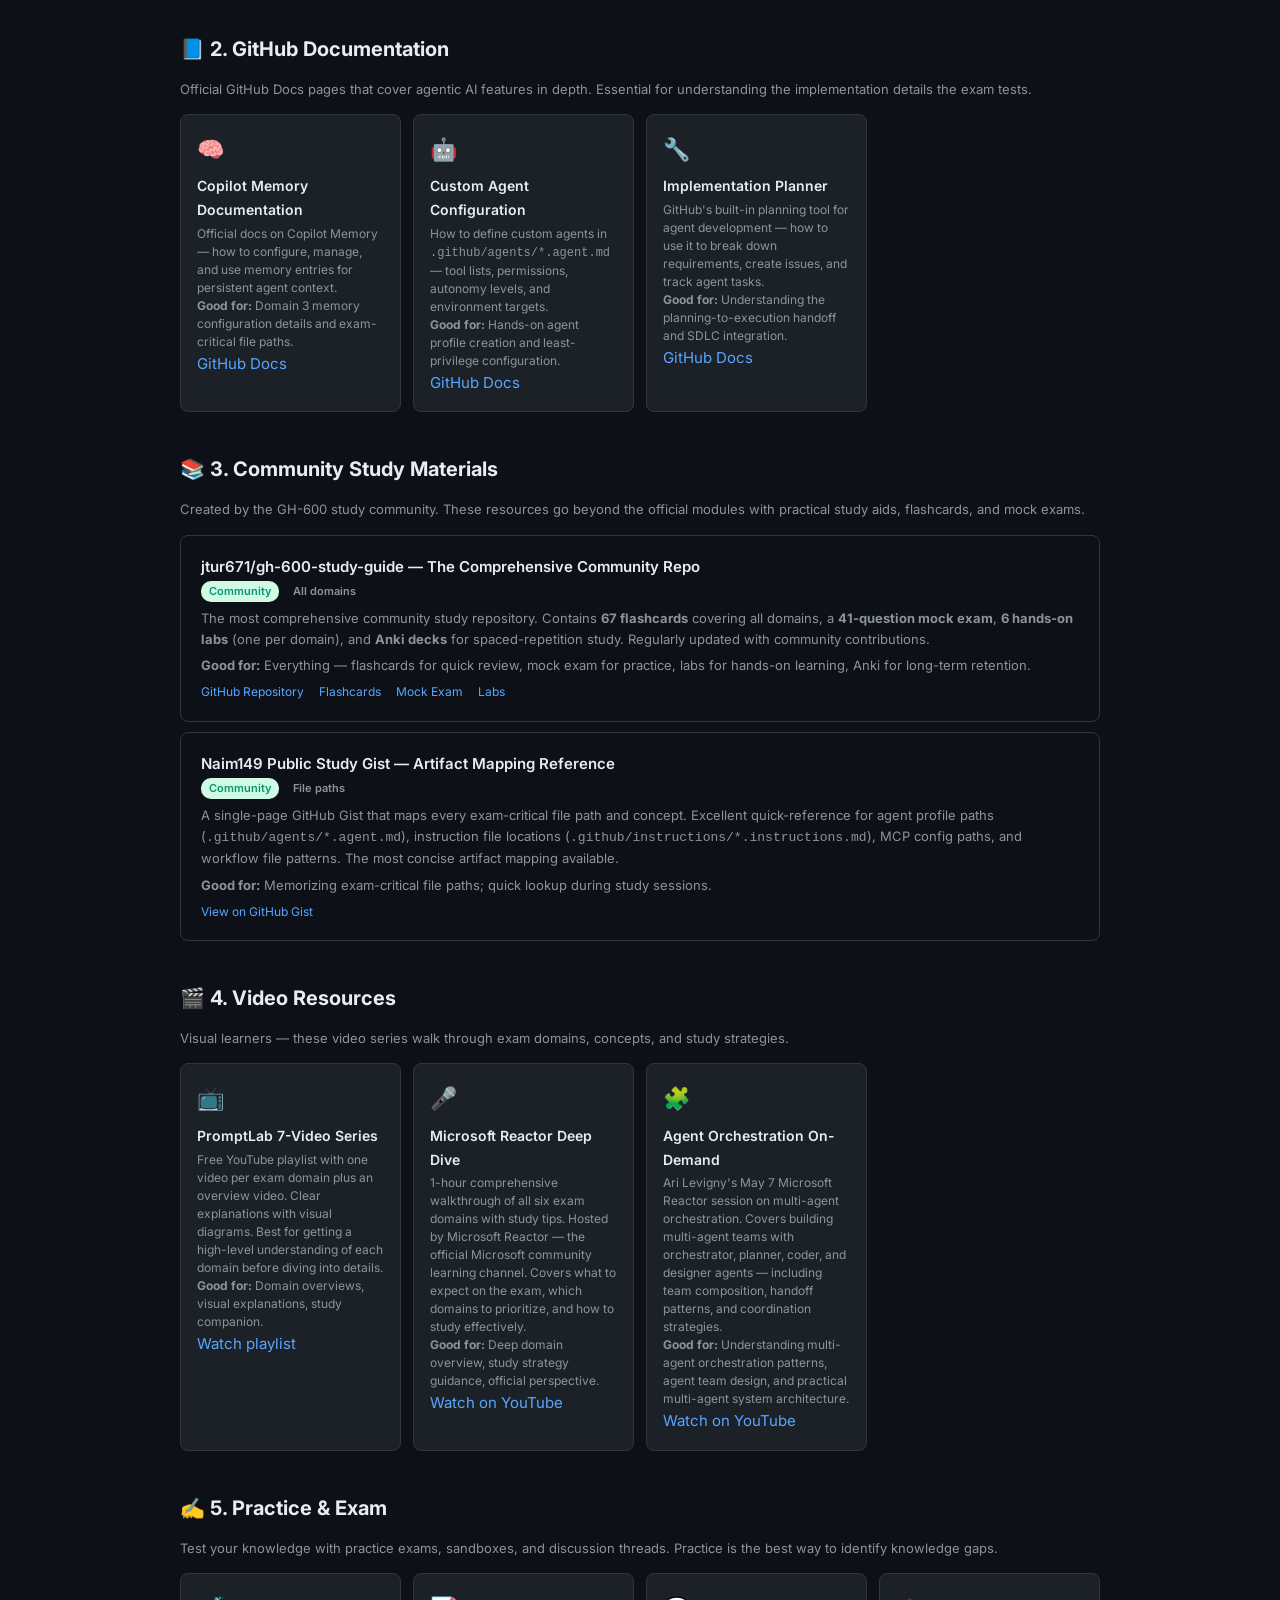
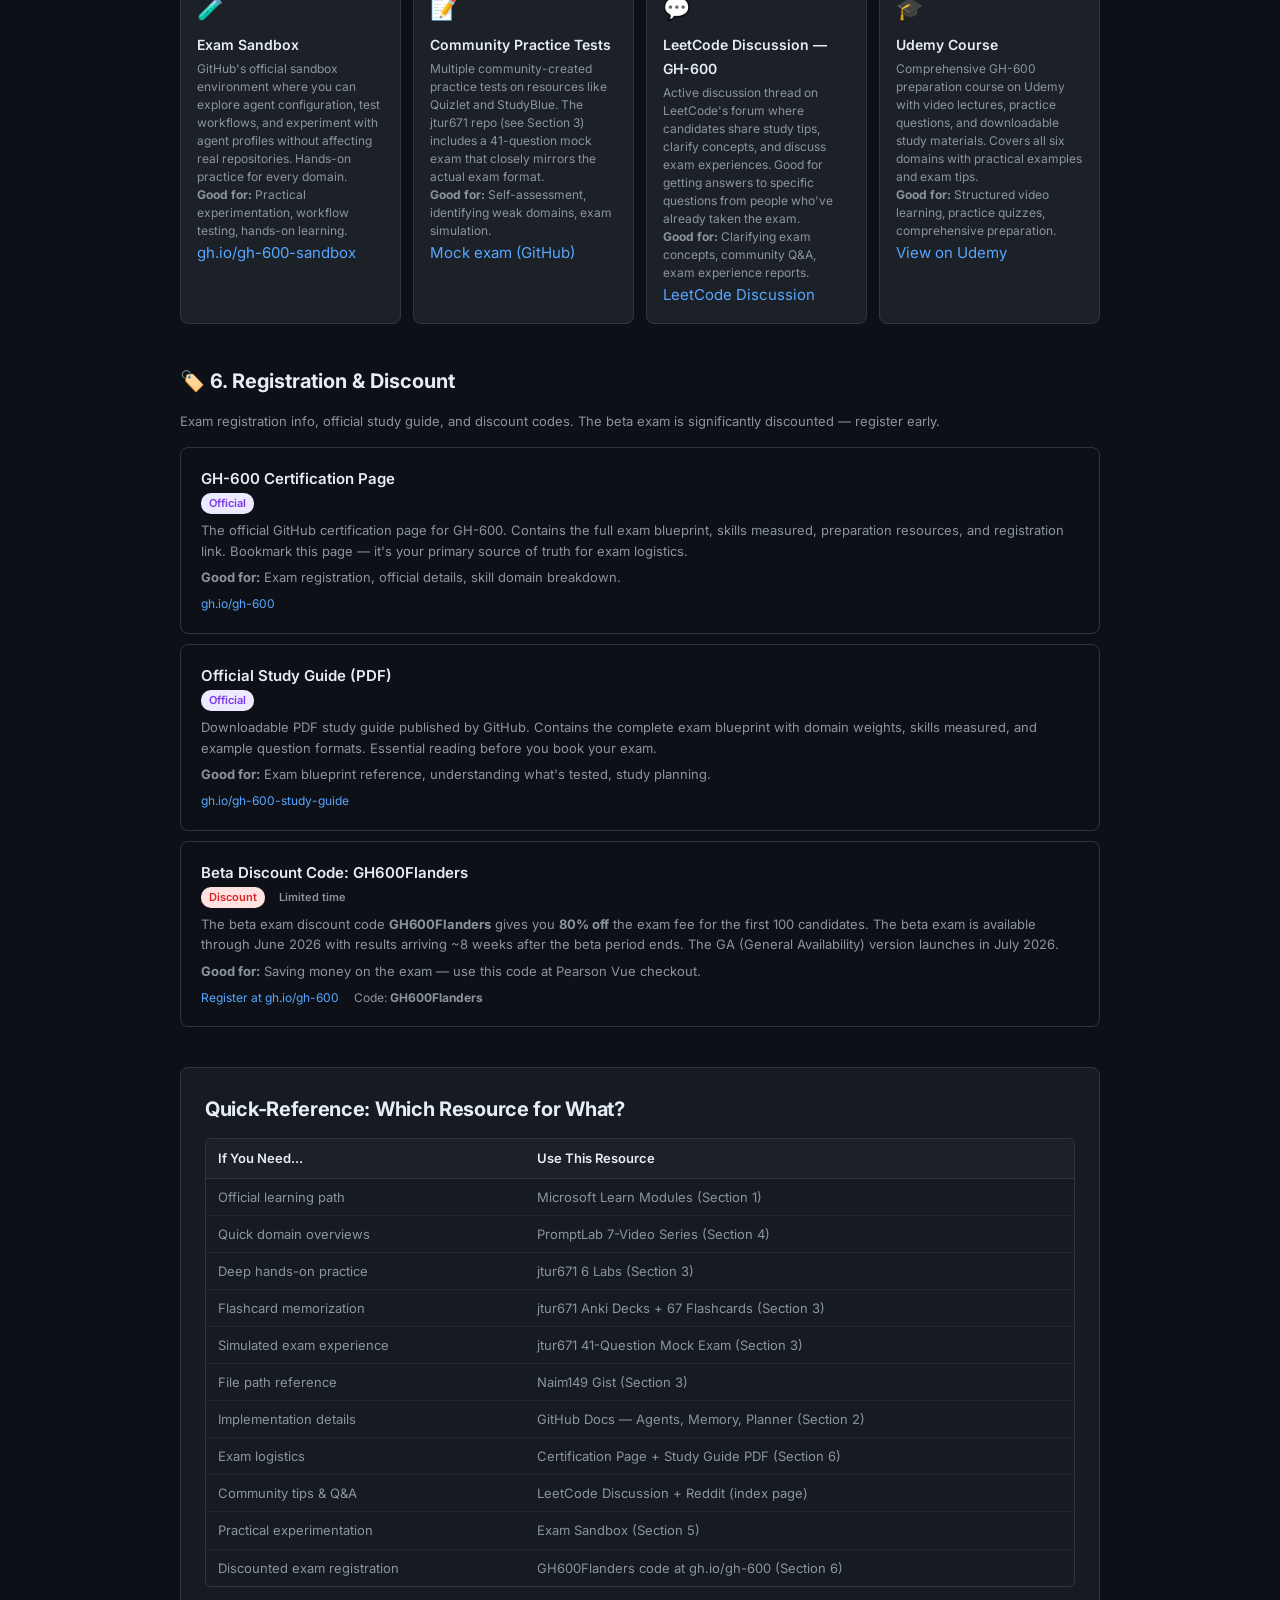
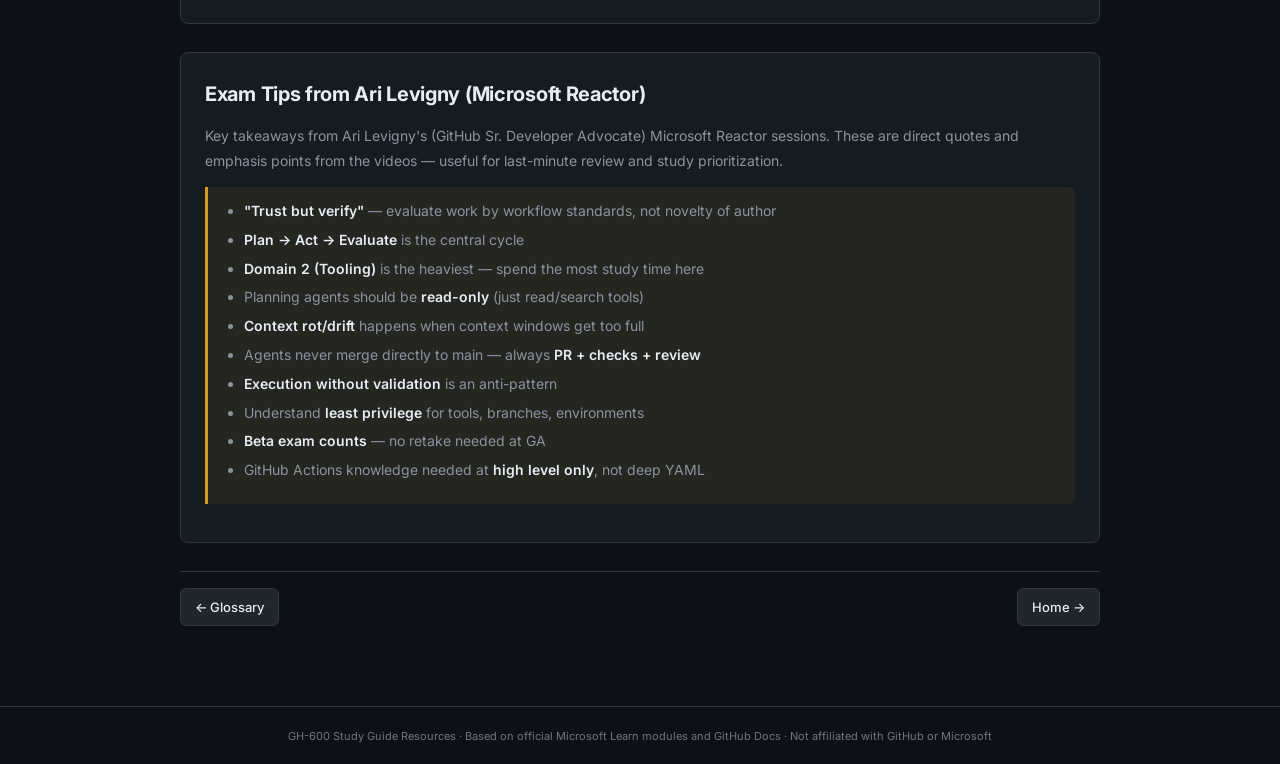
<file: resources.html>
<!DOCTYPE html>
<html lang="en">
<head>
<meta charset="UTF-8">
<meta name="viewport" content="width=device-width, initial-scale=1.0">
<title>GH-600 Resources &amp; References — GH-600 Study</title>
<meta name="description" content="Curated catalog of all GH-600 study resources — official Microsoft Learn modules, GitHub Docs, community study materials, video series, practice exams, registration info, and discount codes">
<link rel="preconnect" href="https://fonts.googleapis.com">
<link href="https://fonts.googleapis.com/css2?family=Inter:wght@400;500;600;700;800&family=JetBrains+Mono:wght@400;500&display=swap" rel="stylesheet">
<link rel="stylesheet" href="style.css">
<style>
  .resource-section{margin-bottom:40px}
  .resource-section h2{font-size:20px;font-weight:700;color:var(--text);margin-bottom:4px;padding-bottom:8px;border-bottom:2px solid var(--primary-light)}
  .resource-section .subtitle{font-size:13px;color:var(--text-secondary);margin-bottom:14px}
  .resource-card{background:var(--surface);border:1px solid var(--border);border-radius:var(--radius);padding:18px 20px;margin-bottom:10px;transition:all .2s}
  .resource-card:hover{border-color:var(--primary);box-shadow:var(--shadow-md)}
  .resource-card h4{font-size:15px;font-weight:600;color:var(--text);margin-bottom:2px}
  .resource-card .meta{font-size:12px;color:var(--text-secondary);margin-bottom:6px;display:flex;flex-wrap:wrap;gap:6px}
  .resource-card .meta .tag{display:inline-block;background:var(--primary-light);color:var(--primary);padding:1px 8px;border-radius:10px;font-size:11px;font-weight:600}
  .resource-card .meta .tag.video{background:#fef3c7;color:#d97706}
  .resource-card .meta .tag.community{background:#d1fae5;color:#059669}
  .resource-card .meta .tag.offical{background:#ede9fe;color:#7c3aed}
  .resource-card .meta .tag.discount{background:#fee2e2;color:#dc2626}
  .resource-card p{font-size:13px;color:var(--text-secondary);line-height:1.6;margin-bottom:6px}
  .resource-card .links{font-size:12px}
  .resource-card .links a{margin-right:12px}
  @media(max-width:640px){
    .resource-card{padding:14px 16px}
  }
</style>
</head>
<body>

<header class="site-header">
  <div class="header-inner">
    <div class="header-logo"><span class="logo-dot"></span><span>GH-</span>600</div>
    <nav class="header-nav">
      <a href="index.html">Home</a>
      <a href="domain-1.html">D1: Architecture</a>
      <a href="domain-2.html">D2: Tooling &amp; MCP</a>
      <a href="domain-3.html">D3: Memory &amp; State</a>
      <a href="domain-4.html">D4: Evaluation</a>
      <a href="domain-5.html">D5: Multi-Agent</a>
      <a href="domain-6.html">D6: Guardrails</a>
      <a href="glossary.html">Glossary</a>
      <a href="resources.html" class="active">Resources</a>
    </nav>
    <div class="header-actions">
      <div class="progress-ring" title="Study progress">
        <svg width="32" height="32" viewBox="0 0 32 32">
          <circle cx="16" cy="16" r="12" fill="none" stroke="#21262d" stroke-width="3"/>
          <circle cx="16" cy="16" r="12" fill="none" stroke="#58a6ff" stroke-width="3" stroke-linecap="round" stroke-dasharray="75.4 75.4" stroke-dashoffset="75.4" style="transition:stroke-dashoffset .5s ease"/>
          <text x="16" y="19" text-anchor="middle" fill="#8b949e" font-size="9" font-weight="700" font-family="Inter,sans-serif">0%</text>
        </svg>
      </div>
    </div>
  </div>
</header>

<section class="hero">
  <div class="hero-badge">📚 Curated Study Resources</div>
  <h1>GH-600 Resources<br>&amp; References</h1>
  <p>A comprehensive catalog of <strong>all community-recommended study materials</strong> for the GH-600 exam. Every resource has been vetted by the community — official modules, documentation, study guides, videos, and practice exams in one place.</p>
</section>

<main class="main">

  <!-- ============================================================ -->
  <!-- SECTION 1: Official Microsoft Learn Modules                   -->
  <!-- ============================================================ -->
  <div class="resource-section">
    <h2>📖 1. Official Microsoft Learn Modules</h2>
    <p class="subtitle">These six modules form the official learning path for GH-600. Every exam question maps to content in these modules. <strong>Start here.</strong></p>

    <div class="resource-card">
      <h4>Foundations of Agentic AI in GitHub</h4>
      <div class="meta">
        <span class="tag offical">Module</span>
        <span class="tag">All domains</span>
      </div>
      <p>Introductory module covering what agentic AI means in the GitHub ecosystem. Defines core concepts: agents, tools, MCP, Copilot, and the GitHub control plane. Prerequisite reading before diving into individual domains.</p>
      <p><strong>Good for:</strong> Building foundational vocabulary and understanding the big picture before studying individual domains.</p>
      <div class="links"><a href="https://aka.ms/AA11551d" target="_blank">aka.ms/AA11551d</a></div>
    </div>

    <div class="resource-card">
      <h4>Designing Agent Architecture and SDLC (Software Development Lifecycle) Integration</h4>
      <div class="meta">
        <span class="tag offical">Module</span>
        <span class="tag">Domain 1</span>
      </div>
      <p>Deep dive into agent architecture patterns, SDLC integration points, planning vs execution boundaries, and observability setup. Maps directly to Domain 1 of the exam.</p>
      <p><strong>Good for:</strong> Understanding agent architecture patterns, SDLC integration, and planning/execution separation.</p>
      <div class="links"><a href="https://aka.ms/AA11551g" target="_blank">aka.ms/AA11551g</a></div>
    </div>

    <div class="resource-card">
      <h4>Tooling, MCP, and Agent Execution Environments</h4>
      <div class="meta">
        <span class="tag offical">Module</span>
        <span class="tag">Domain 2</span>
      </div>
      <p>Covers the full tool ecosystem: built-in tools, MCP servers, CI integration, safe execution paths, and error handling. This is the heaviest domain (20-25%).</p>
      <p><strong>Good for:</strong> Everything tool-related — tool selection, MCP configuration, execution environments, error handling.</p>
      <div class="links"><a href="https://aka.ms/AA11551m" target="_blank">aka.ms/AA11551m</a></div>
    </div>

    <div class="resource-card">
      <h4>Memory, State, and Evaluation</h4>
      <div class="meta">
        <span class="tag offical">Module</span>
        <span class="tag">Domains 3 &amp; 4</span>
      </div>
      <p>Two domains in one module: managing agent memory/state (Domain 3) and performing evaluation, error analysis, and tuning (Domain 4). Covers Copilot Memory, context management, and the PAE loop.</p>
      <p><strong>Good for:</strong> Understanding memory strategies, state management, evaluation criteria, and tuning levers.</p>
      <div class="links"><a href="https://aka.ms/AA114xam" target="_blank">aka.ms/AA114xam</a></div>
    </div>

    <div class="resource-card">
      <h4>Multi-Agent Systems and Orchestration</h4>
      <div class="meta">
        <span class="tag offical">Module</span>
        <span class="tag">Domain 5</span>
      </div>
      <p>Everything about multi-agent coordination: SDLC role separation, orchestration patterns (hierarchical, sequential, parallel, competitive), agent isolation, conflict detection, and failure recovery at scale.</p>
      <p><strong>Good for:</strong> Multi-agent design patterns, orchestration strategies, isolation mechanisms, and system observability.</p>
      <div class="links"><a href="https://aka.ms/AA114xao" target="_blank">aka.ms/AA114xao</a></div>
    </div>

    <div class="resource-card">
      <h4>Governance, Guardrails, and Operations</h4>
      <div class="meta">
        <span class="tag offical">Module</span>
        <span class="tag">Domain 6</span>
      </div>
      <p>Risk-based autonomy, GitHub-native controls (rulesets, checks, CODEOWNERS, environments), human-in-the-loop workflows, least-privilege permissions, and governance maintenance. The safety and control module.</p>
      <p><strong>Good for:</strong> Understanding governance frameworks, guardrail configuration, human-in-the-loop design, and auditability.</p>
      <div class="links"><a href="https://aka.ms/AA114xaq" target="_blank">aka.ms/AA114xaq</a></div>
    </div>
  </div>

  <!-- ============================================================ -->
  <!-- SECTION 2: GitHub Documentation                              -->
  <!-- ============================================================ -->
  <div class="resource-section">
    <h2>📘 2. GitHub Documentation</h2>
    <p class="subtitle">Official GitHub Docs pages that cover agentic AI features in depth. Essential for understanding the implementation details the exam tests.</p>

    <div class="card-grid">
      <div class="card">
        <div class="card-icon">🧠</div>
        <h4>Copilot Memory Documentation</h4>
        <p>Official docs on Copilot Memory — how to configure, manage, and use memory entries for persistent agent context.</p>
        <p><strong>Good for:</strong> Domain 3 memory configuration details and exam-critical file paths.</p>
        <div class="links"><a href="https://docs.github.com/en/enterprise-cloud@latest/copilot/managing-copilot/managing-memory-for-copilot" target="_blank">GitHub Docs</a></div>
      </div>
      <div class="card">
        <div class="card-icon">🤖</div>
        <h4>Custom Agent Configuration</h4>
        <p>How to define custom agents in <code>.github/agents/*.agent.md</code> — tool lists, permissions, autonomy levels, and environment targets.</p>
        <p><strong>Good for:</strong> Hands-on agent profile creation and least-privilege configuration.</p>
        <div class="links"><a href="https://docs.github.com/en/enterprise-cloud@latest/copilot/managing-copilot/managing-copilot-agents" target="_blank">GitHub Docs</a></div>
      </div>
      <div class="card">
        <div class="card-icon">🔧</div>
        <h4>Implementation Planner</h4>
        <p>GitHub's built-in planning tool for agent development — how to use it to break down requirements, create issues, and track agent tasks.</p>
        <p><strong>Good for:</strong> Understanding the planning-to-execution handoff and SDLC integration.</p>
        <div class="links"><a href="https://docs.github.com/en/enterprise-cloud@latest/copilot/using-github-copilot/using-github-copilot-to-plan" target="_blank">GitHub Docs</a></div>
      </div>
    </div>
  </div>

  <!-- ============================================================ -->
  <!-- SECTION 3: Community Study Materials                         -->
  <!-- ============================================================ -->
  <div class="resource-section">
    <h2>📚 3. Community Study Materials</h2>
    <p class="subtitle">Created by the GH-600 study community. These resources go beyond the official modules with practical study aids, flashcards, and mock exams.</p>

    <div class="resource-card">
      <h4>jtur671/gh-600-study-guide — The Comprehensive Community Repo</h4>
      <div class="meta">
        <span class="tag community">Community</span>
        <span class="tag">All domains</span>
      </div>
      <p>The most comprehensive community study repository. Contains <strong>67 flashcards</strong> covering all domains, a <strong>41-question mock exam</strong>, <strong>6 hands-on labs</strong> (one per domain), and <strong>Anki decks</strong> for spaced-repetition study. Regularly updated with community contributions.</p>
      <p><strong>Good for:</strong> Everything — flashcards for quick review, mock exam for practice, labs for hands-on learning, Anki for long-term retention.</p>
      <div class="links">
        <a href="https://github.com/jtur671/gh-600-study-guide" target="_blank">GitHub Repository</a>
        <a href="https://github.com/jtur671/gh-600-study-guide/tree/main/flashcards" target="_blank">Flashcards</a>
        <a href="https://github.com/jtur671/gh-600-study-guide/tree/main/mock-exam" target="_blank">Mock Exam</a>
        <a href="https://github.com/jtur671/gh-600-study-guide/tree/main/labs" target="_blank">Labs</a>
      </div>
    </div>

    <div class="resource-card">
      <h4>Naim149 Public Study Gist — Artifact Mapping Reference</h4>
      <div class="meta">
        <span class="tag community">Community</span>
        <span class="tag">File paths</span>
      </div>
      <p>A single-page GitHub Gist that maps every exam-critical file path and concept. Excellent quick-reference for agent profile paths (<code>.github/agents/*.agent.md</code>), instruction file locations (<code>.github/instructions/*.instructions.md</code>), MCP config paths, and workflow file patterns. The most concise artifact mapping available.</p>
      <p><strong>Good for:</strong> Memorizing exam-critical file paths; quick lookup during study sessions.</p>
      <div class="links"><a href="https://gist.github.com/naim149/a8aa41c7468685b7d984822c38863aae" target="_blank">View on GitHub Gist</a></div>
    </div>
  </div>

  <!-- ============================================================ -->
  <!-- SECTION 4: Video Resources                                   -->
  <!-- ============================================================ -->
  <div class="resource-section">
    <h2>🎬 4. Video Resources</h2>
    <p class="subtitle">Visual learners — these video series walk through exam domains, concepts, and study strategies.</p>

    <div class="card-grid">
      <div class="card">
        <div class="card-icon">📺</div>
        <h4>PromptLab 7-Video Series</h4>
        <p>Free YouTube playlist with one video per exam domain plus an overview video. Clear explanations with visual diagrams. Best for getting a high-level understanding of each domain before diving into details.</p>
        <p><strong>Good for:</strong> Domain overviews, visual explanations, study companion.</p>
        <div class="links"><a href="https://www.youtube.com/playlist?list=PLxgUmxsBhjMhyjJhNM9dxSCdJj2yExS2Y" target="_blank">Watch playlist</a></div>
      </div>
      <div class="card">
        <div class="card-icon">🎤</div>
        <h4>Microsoft Reactor Deep Dive</h4>
        <p>1-hour comprehensive walkthrough of all six exam domains with study tips. Hosted by Microsoft Reactor — the official Microsoft community learning channel. Covers what to expect on the exam, which domains to prioritize, and how to study effectively.</p>
        <p><strong>Good for:</strong> Deep domain overview, study strategy guidance, official perspective.</p>
        <div class="links"><a href="https://www.youtube.com/watch?v=bgj20o0kYKg" target="_blank">Watch on YouTube</a></div>
      </div>
      <div class="card">
        <div class="card-icon">🧩</div>
        <h4>Agent Orchestration On-Demand</h4>
        <p>Ari Levigny's May 7 Microsoft Reactor session on multi-agent orchestration. Covers building multi-agent teams with orchestrator, planner, coder, and designer agents — including team composition, handoff patterns, and coordination strategies.</p>
        <p><strong>Good for:</strong> Understanding multi-agent orchestration patterns, agent team design, and practical multi-agent system architecture.</p>
        <div class="links"><a href="https://www.youtube.com/watch?v=bgj20o0kYKg" target="_blank">Watch on YouTube</a></div>
      </div>
    </div>
  </div>

  <!-- ============================================================ -->
  <!-- SECTION 5: Practice & Exam                                   -->
  <!-- ============================================================ -->
  <div class="resource-section">
    <h2>✍️ 5. Practice &amp; Exam</h2>
    <p class="subtitle">Test your knowledge with practice exams, sandboxes, and discussion threads. Practice is the best way to identify knowledge gaps.</p>

    <div class="card-grid">
      <div class="card">
        <div class="card-icon">🧪</div>
        <h4>Exam Sandbox</h4>
        <p>GitHub's official sandbox environment where you can explore agent configuration, test workflows, and experiment with agent profiles without affecting real repositories. Hands-on practice for every domain.</p>
        <p><strong>Good for:</strong> Practical experimentation, workflow testing, hands-on learning.</p>
        <div class="links"><a href="https://gh.io/gh-600-sandbox" target="_blank">gh.io/gh-600-sandbox</a></div>
      </div>
      <div class="card">
        <div class="card-icon">📝</div>
        <h4>Community Practice Tests</h4>
        <p>Multiple community-created practice tests on resources like Quizlet and StudyBlue. The jtur671 repo (see Section 3) includes a 41-question mock exam that closely mirrors the actual exam format.</p>
        <p><strong>Good for:</strong> Self-assessment, identifying weak domains, exam simulation.</p>
        <div class="links"><a href="https://github.com/jtur671/gh-600-study-guide/tree/main/mock-exam" target="_blank">Mock exam (GitHub)</a></div>
      </div>
      <div class="card">
        <div class="card-icon">💬</div>
        <h4>LeetCode Discussion — GH-600</h4>
        <p>Active discussion thread on LeetCode's forum where candidates share study tips, clarify concepts, and discuss exam experiences. Good for getting answers to specific questions from people who've already taken the exam.</p>
        <p><strong>Good for:</strong> Clarifying exam concepts, community Q&amp;A, exam experience reports.</p>
        <div class="links"><a href="https://leetcode.com/discuss/gh-600" target="_blank">LeetCode Discussion</a></div>
      </div>
      <div class="card">
        <div class="card-icon">🎓</div>
        <h4>Udemy Course</h4>
        <p>Comprehensive GH-600 preparation course on Udemy with video lectures, practice questions, and downloadable study materials. Covers all six domains with practical examples and exam tips.</p>
        <p><strong>Good for:</strong> Structured video learning, practice quizzes, comprehensive preparation.</p>
        <div class="links"><a href="https://www.udemy.com/course/gh-600-gh600/" target="_blank">View on Udemy</a></div>
      </div>
    </div>
  </div>

  <!-- ============================================================ -->
  <!-- SECTION 6: Registration & Discount                           -->
  <!-- ============================================================ -->
  <div class="resource-section">
    <h2>🏷️ 6. Registration &amp; Discount</h2>
    <p class="subtitle">Exam registration info, official study guide, and discount codes. The beta exam is significantly discounted — register early.</p>

    <div class="resource-card">
      <h4>GH-600 Certification Page</h4>
      <div class="meta">
        <span class="tag offical">Official</span>
      </div>
      <p>The official GitHub certification page for GH-600. Contains the full exam blueprint, skills measured, preparation resources, and registration link. Bookmark this page — it's your primary source of truth for exam logistics.</p>
      <p><strong>Good for:</strong> Exam registration, official details, skill domain breakdown.</p>
      <div class="links"><a href="https://gh.io/gh-600" target="_blank">gh.io/gh-600</a></div>
    </div>

    <div class="resource-card">
      <h4>Official Study Guide (PDF)</h4>
      <div class="meta">
        <span class="tag offical">Official</span>
      </div>
      <p>Downloadable PDF study guide published by GitHub. Contains the complete exam blueprint with domain weights, skills measured, and example question formats. Essential reading before you book your exam.</p>
      <p><strong>Good for:</strong> Exam blueprint reference, understanding what's tested, study planning.</p>
      <div class="links"><a href="https://gh.io/gh-600-study-guide" target="_blank">gh.io/gh-600-study-guide</a></div>
    </div>

    <div class="resource-card">
      <h4>Beta Discount Code: GH600Flanders</h4>
      <div class="meta">
        <span class="tag discount">Discount</span>
        <span class="tag">Limited time</span>
      </div>
      <p>The beta exam discount code <strong>GH600Flanders</strong> gives you <strong>80% off</strong> the exam fee for the first 100 candidates. The beta exam is available through June 2026 with results arriving ~8 weeks after the beta period ends. The GA (General Availability) version launches in July 2026.</p>
      <p><strong>Good for:</strong> Saving money on the exam — use this code at Pearson Vue checkout.</p>
      <div class="links">
        <a href="https://gh.io/gh-600" target="_blank">Register at gh.io/gh-600</a>
        <span style="color:var(--text-secondary)">Code: <strong>GH600Flanders</strong></span>
      </div>
    </div>
  </div>

  <!-- ============================================================ -->
  <!-- Quick-Reference Resource Matrix                              -->
  <!-- ============================================================ -->
  <div class="section">
    <h2>Quick-Reference: Which Resource for What?</h2>
    <div class="table-wrap">
      <table>
        <tr>
          <th>If You Need...</th>
          <th>Use This Resource</th>
        </tr>
        <tr>
          <td>Official learning path</td>
          <td>Microsoft Learn Modules (Section 1)</td>
        </tr>
        <tr>
          <td>Quick domain overviews</td>
          <td>PromptLab 7-Video Series (Section 4)</td>
        </tr>
        <tr>
          <td>Deep hands-on practice</td>
          <td>jtur671 6 Labs (Section 3)</td>
        </tr>
        <tr>
          <td>Flashcard memorization</td>
          <td>jtur671 Anki Decks + 67 Flashcards (Section 3)</td>
        </tr>
        <tr>
          <td>Simulated exam experience</td>
          <td>jtur671 41-Question Mock Exam (Section 3)</td>
        </tr>
        <tr>
          <td>File path reference</td>
          <td>Naim149 Gist (Section 3)</td>
        </tr>
        <tr>
          <td>Implementation details</td>
          <td>GitHub Docs — Agents, Memory, Planner (Section 2)</td>
        </tr>
        <tr>
          <td>Exam logistics</td>
          <td>Certification Page + Study Guide PDF (Section 6)</td>
        </tr>
        <tr>
          <td>Community tips &amp; Q&amp;A</td>
          <td>LeetCode Discussion + Reddit (index page)</td>
        </tr>
        <tr>
          <td>Practical experimentation</td>
          <td>Exam Sandbox (Section 5)</td>
        </tr>
        <tr>
          <td>Discounted exam registration</td>
          <td>GH600Flanders code at gh.io/gh-600 (Section 6)</td>
        </tr>
      </table>
    </div>
  </div>

  <!-- ============================================================ -->
  <!-- SECTION 7: Exam Tips from Ari Levigny                        -->
  <!-- ============================================================ -->
  <div class="section">
    <h2>Exam Tips from Ari Levigny (Microsoft Reactor)</h2>
    <p>Key takeaways from Ari Levigny's (GitHub Sr. Developer Advocate) Microsoft Reactor sessions. These are direct quotes and emphasis points from the videos — useful for last-minute review and study prioritization.</p>

    <div class="callout tip">
      <ul>
        <li><strong>"Trust but verify"</strong> — evaluate work by workflow standards, not novelty of author</li>
        <li><strong>Plan &rarr; Act &rarr; Evaluate</strong> is the central cycle</li>
        <li><strong>Domain 2 (Tooling)</strong> is the heaviest — spend the most study time here</li>
        <li>Planning agents should be <strong>read-only</strong> (just read/search tools)</li>
        <li><strong>Context rot/drift</strong> happens when context windows get too full</li>
        <li>Agents never merge directly to main — always <strong>PR + checks + review</strong></li>
        <li><strong>Execution without validation</strong> is an anti-pattern</li>
        <li>Understand <strong>least privilege</strong> for tools, branches, environments</li>
        <li><strong>Beta exam counts</strong> — no retake needed at GA</li>
        <li>GitHub Actions knowledge needed at <strong>high level only</strong>, not deep YAML</li>
      </ul>
    </div>
  </div>

  <div class="nav-links">
    <a href="glossary.html">&larr; Glossary</a>
    <a href="index.html">Home &rarr;</a>
  </div>

</main>

<footer class="site-footer">
  <p>GH-600 Study Guide Resources · Based on official Microsoft Learn modules and GitHub Docs · Not affiliated with GitHub or Microsoft</p>
</footer>

<script src="script.js"></script>
</body>
</html>
</file>
<file: style.css>
/* ===== GH-600 V2 — taste-skill inspired ===== */
/* GitHub Primer dark · Geist · Asymmetric · Dark-first */

@import url('https://fonts.googleapis.com/css2?family=Inter:wght@400;500;600;700;800&family=JetBrains+Mono:wght@400;500&display=swap');

:root {
  /* GitHub Dark palette */
  --bg-page: #0d1117;
  --bg-surface: #161b22;
  --bg-elevated: #1c2128;
  --bg-hover: #21262d;
  --bg-active: #292e36;
  --text: #e6edf3;
  --text-secondary: #8b949e;
  --text-muted: #6e7681;
  --border: #30363d;
  --border-light: #21262d;
  --accent-blue: #58a6ff;
  --accent-green: #3fb950;
  --accent-orange: #d29922;
  --accent-red: #f85149;
  --accent-purple: #bc8cff;
  --accent-cyan: #39d2c0;
  --success: #3fb950;
  --error: #f85149;
  --warning: #d29922;
  --shadow: 0 1px 2px rgba(0,0,0,.3), 0 0 0 1px rgba(0,0,0,.4);
  --shadow-md: 0 4px 12px rgba(0,0,0,.4), 0 0 0 1px rgba(0,0,0,.4);
  --radius: 8px;
  --radius-sm: 6px;
  --max-w: 960px;
  --font: 'Inter', -apple-system, BlinkMacSystemFont, 'Segoe UI', sans-serif;
  --mono: 'JetBrains Mono', 'Fira Code', monospace;
  --line: 1px solid var(--border);
}

*,*::before,*::after{box-sizing:border-box;margin:0;padding:0}
html{font-size:15px;-webkit-text-size-adjust:100%;scroll-behavior:smooth;scroll-padding-top:64px}
body{font-family:var(--font);background:var(--bg-page);color:var(--text);line-height:1.7;min-height:100vh}
a{color:var(--accent-blue);text-decoration:none;transition:color .15s}
a:hover{color:#79c0ff;text-decoration:underline}

/* ===== SCROLLBAR ===== */
::-webkit-scrollbar{width:8px}
::-webkit-scrollbar-track{background:transparent}
::-webkit-scrollbar-thumb{background:var(--bg-hover);border-radius:4px}
::-webkit-scrollbar-thumb:hover{background:var(--bg-active)}

/* ===== HEADER ===== */
.site-header{position:sticky;top:0;z-index:100;background:var(--bg-surface);border-bottom:var(--line);backdrop-filter:blur(12px);background:rgba(22,27,34,.92)}
.header-inner{max-width:var(--max-w);margin:0 auto;padding:0 20px;display:flex;align-items:center;justify-content:space-between;height:56px}
.header-logo{font-size:18px;font-weight:700;color:var(--accent-blue);letter-spacing:-.3px;display:flex;align-items:center;gap:8px}
.header-logo .logo-dot{width:8px;height:8px;border-radius:50%;background:var(--accent-green);display:inline-block}
.header-logo span{color:var(--text)}
.header-actions{display:flex;align-items:center;gap:8px}
.progress-ring{width:32px;height:32px;position:relative;cursor:pointer}
.progress-ring svg{transform:rotate(-90deg)}
.progress-ring text{font-size:9px;font-weight:700;fill:var(--text-secondary)}

/* ===== HEADER NAV (desktop) ===== */
.header-nav{display:flex;gap:2px;overflow-x:auto;-webkit-overflow-scrolling:touch;scrollbar-width:none}
.header-nav::-webkit-scrollbar{display:none}
.header-nav a{padding:6px 10px;border-radius:var(--radius-sm);font-size:12px;font-weight:500;color:var(--text-secondary);white-space:nowrap;transition:all .15s;position:relative}
.header-nav a:hover{background:var(--bg-hover);color:var(--text);text-decoration:none}
.header-nav a.active{background:var(--bg-active);color:var(--accent-blue)}
.header-nav a.active::after{content:'';position:absolute;bottom:-1px;left:8px;right:8px;height:2px;background:var(--accent-blue);border-radius:1px}

/* ===== HERO ===== */
.hero{padding:48px 20px;max-width:var(--max-w);margin:0 auto;display:grid;grid-template-columns:1fr auto;gap:32px;align-items:start}
.hero-text h1{font-size:36px;font-weight:800;color:var(--text);letter-spacing:-1px;line-height:1.15;margin-bottom:12px}
.hero-text h1 .highlight{background:linear-gradient(135deg,var(--accent-blue),var(--accent-purple));-webkit-background-clip:text;-webkit-text-fill-color:transparent;background-clip:text}
.hero-text p{font-size:15px;color:var(--text-secondary);line-height:1.7;max-width:65ch;margin-bottom:16px}
.hero-badge{display:inline-flex;align-items:center;gap:6px;background:rgba(88,166,255,.1);border:1px solid rgba(88,166,255,.2);padding:4px 12px;border-radius:20px;font-size:12px;font-weight:600;color:var(--accent-blue);margin-bottom:12px}
.hero-stats{display:flex;gap:24px;flex-wrap:wrap;margin-top:16px}
.hero-stat{text-align:center}
.hero-stat .num{font-size:24px;font-weight:700;color:var(--text)}
.hero-stat .label{font-size:11px;color:var(--text-muted);text-transform:uppercase;letter-spacing:.5px;margin-top:2px}
@media(max-width:768px){.hero{grid-template-columns:1fr;padding:32px 16px}.hero-text h1{font-size:26px}}

/* ===== MAIN ===== */
.main{max-width:var(--max-w);margin:0 auto;padding:0 20px 40px}

/* ===== DAY NAV ===== */
.day-nav{background:var(--bg-surface);border:var(--line);border-radius:var(--radius);padding:12px 16px;margin-bottom:20px;display:flex;align-items:center;justify-content:space-between;gap:8px}
.day-nav-btn{background:var(--accent-blue);color:#fff;border:none;border-radius:var(--radius-sm);padding:7px 14px;font-size:13px;font-weight:600;cursor:pointer;white-space:nowrap;transition:opacity .15s}
.day-nav-btn:disabled{opacity:.3;cursor:default}
.day-nav-btn.secondary{background:var(--bg-hover);color:var(--text)}
.day-picker{position:relative}
.day-picker-btn{background:var(--bg-hover);border:var(--line);border-radius:var(--radius-sm);padding:7px 14px;cursor:pointer;font-size:13px;font-weight:600;color:var(--text);min-width:110px;text-align:center;transition:border-color .15s}
.day-picker-btn:hover{border-color:var(--accent-blue)}
.day-picker-dropdown{display:none;position:absolute;top:calc(100% + 4px);left:50%;transform:translateX(-50%);background:var(--bg-elevated);border:var(--line);border-radius:var(--radius);box-shadow:var(--shadow-md);z-index:50;width:300px;max-height:320px;overflow-y:auto;padding:6px}
.day-picker-dropdown.open{display:block}
.day-option{padding:6px 10px;border-radius:var(--radius-sm);cursor:pointer;font-size:13px;color:var(--text-secondary);display:flex;align-items:center;gap:8px;transition:background .1s}
.day-option:hover{background:var(--bg-hover);color:var(--text)}
.day-option .check{color:var(--accent-green);font-size:13px;width:16px}
.day-option .num{font-weight:600;color:var(--accent-blue);min-width:24px;font-size:12px}

/* ===== PROGRESS ===== */
.progress-section{margin-bottom:16px;background:var(--bg-surface);border:var(--line);border-radius:var(--radius);padding:12px 16px}
.progress-header{display:flex;justify-content:space-between;align-items:center;margin-bottom:6px}
.progress-header span{font-size:12px;font-weight:600;color:var(--text-secondary)}
.progress-bar-track{height:4px;background:var(--bg-hover);border-radius:2px;overflow:hidden}
.progress-bar-fill{height:100%;background:linear-gradient(90deg,var(--accent-blue),var(--accent-cyan));border-radius:2px;transition:width .5s ease;width:0%}

/* ===== SECTION ===== */
.section{margin-bottom:28px;background:var(--bg-surface);border:var(--line);border-radius:var(--radius);padding:24px}
.section h2{font-size:20px;font-weight:700;color:var(--text);margin-bottom:12px;letter-spacing:-.3px}
.section h3{font-size:16px;font-weight:600;color:var(--text);margin:20px 0 8px 0}
.section h4{font-size:14px;font-weight:600;color:var(--text);margin:14px 0 6px 0}
.section p{font-size:14px;color:var(--text-secondary);margin-bottom:8px;line-height:1.8}
.section ul,.section ol{padding-left:20px;margin-bottom:10px}
.section li{font-size:14px;color:var(--text-secondary);margin-bottom:5px;line-height:1.7}
.section li strong,.section p strong{color:var(--text);font-weight:600}
.section li code,.section p code{background:rgba(88,166,255,.12);color:var(--accent-blue);padding:1px 5px;border-radius:3px;font-family:var(--mono);font-size:12px}

/* ===== CALLOUT ===== */
.callout{background:rgba(88,166,255,.08);border-left:3px solid var(--accent-blue);border-radius:0 var(--radius-sm) var(--radius-sm) 0;padding:12px 16px;margin:14px 0}
.callout p{font-size:13px;color:var(--text);margin:0;line-height:1.6}
.callout p strong{color:var(--accent-blue)}
.callout.tip{background:rgba(210,153,34,.08);border-left-color:var(--accent-orange)}
.callout.tip p strong{color:var(--accent-orange)}
.callout.warning{background:rgba(248,81,73,.08);border-left-color:var(--accent-red)}
.callout.warning p strong{color:var(--accent-red)}
.callout.success{background:rgba(63,185,80,.08);border-left-color:var(--accent-green)}
.callout.success p strong{color:var(--accent-green)}

/* ===== CODE ===== */
.code-block{background:#010409;border:var(--line);border-radius:var(--radius-sm);padding:14px 16px;margin:12px 0;overflow-x:auto;font-family:var(--mono);font-size:12.5px;line-height:1.6;color:#e6edf3;white-space:pre;position:relative}
.code-block::before{content:attr(data-lang);position:absolute;top:6px;right:8px;font-size:10px;color:var(--text-muted);font-family:var(--font);font-weight:500}

/* ===== TABLE ===== */
.table-wrap{overflow-x:auto;margin:12px 0;border-radius:var(--radius-sm);border:var(--line)}
table{width:100%;border-collapse:collapse;font-size:13px}
th{background:var(--bg-elevated);color:var(--text);padding:8px 12px;text-align:left;font-weight:600;white-space:nowrap;border-bottom:var(--line)}
td{padding:7px 12px;border-bottom:1px solid var(--border-light);color:var(--text-secondary);vertical-align:top}
tr:last-child td{border-bottom:none}
tr:hover td{background:var(--bg-hover)}

/* ===== DOMAIN CARDS ===== */
.domain-card{background:var(--bg-elevated);border:var(--line);border-radius:var(--radius);padding:20px;margin-bottom:14px;transition:all .2s;display:grid;grid-template-columns:1fr auto;gap:12px;align-items:start}
.domain-card:hover{border-color:var(--accent-blue);background:var(--bg-hover)}
.domain-card .domain-num{font-size:11px;font-weight:600;color:var(--accent-blue);text-transform:uppercase;letter-spacing:.8px;margin-bottom:2px;grid-column:1}
.domain-card h3{font-size:16px;font-weight:700;color:var(--text);margin-bottom:4px;grid-column:1}
.domain-card p{font-size:13px;color:var(--text-secondary);margin-bottom:8px;line-height:1.6;grid-column:1/-1}
.domain-card .weight{display:inline-block;background:rgba(88,166,255,.1);color:var(--accent-blue);padding:2px 8px;border-radius:10px;font-size:11px;font-weight:600;grid-column:2;grid-row:1/3;align-self:start;white-space:nowrap}
.domain-card .weight.heavy{background:rgba(210,153,34,.1);color:var(--accent-orange)}

/* ===== CARD GRID ===== */
.card-grid{display:grid;grid-template-columns:repeat(auto-fill,minmax(220px,1fr));gap:12px;margin:12px 0}
.card{background:var(--bg-elevated);border:var(--line);border-radius:var(--radius);padding:16px;transition:all .2s;cursor:default}
.card:hover{border-color:var(--accent-blue)}
.card-icon{font-size:22px;margin-bottom:6px}
.card h4{font-size:14px;font-weight:600;color:var(--text);margin-bottom:3px}
.card p{font-size:12px;color:var(--text-secondary);line-height:1.5;margin:0}

/* ===== DIAGRAM ===== */
.diagram-wrap{background:var(--bg-elevated);border:var(--line);border-radius:var(--radius);padding:20px;margin:14px 0;overflow-x:auto;text-align:center;cursor:zoom-in;transition:border-color .2s}
.diagram-wrap:hover{border-color:var(--accent-blue)}
.diagram-wrap svg{max-width:100%;height:auto}
.diagram-wrap svg text{font-family:var(--font)!important}
.diagram-caption{font-size:11px;color:var(--text-muted);margin-top:8px;text-align:center;font-style:italic}

/* ===== DIAGRAM LIGHTBOX ===== */
.lightbox{display:none;position:fixed;top:0;left:0;right:0;bottom:0;background:rgba(0,0,0,.85);z-index:300;padding:40px;cursor:zoom-out;overflow:auto}
.lightbox.open{display:flex;align-items:center;justify-content:center}
.lightbox svg{max-width:95%;max-height:90vh;background:var(--bg-elevated);border-radius:var(--radius);padding:20px}

/* ===== GLOSSARY ===== */
.glossary-search{width:100%;padding:8px 12px;border:var(--line);border-radius:var(--radius-sm);font-size:13px;background:var(--bg-hover);color:var(--text);margin-bottom:10px;font-family:inherit;outline:none;transition:border-color .15s}
.glossary-search:focus{border-color:var(--accent-blue)}
.glossary-term{padding:8px 10px;border-bottom:1px solid var(--border-light)}
.glossary-term:last-child{border-bottom:none}
.glossary-term .term{font-weight:600;font-size:13px;color:var(--accent-blue)}
.glossary-term .def{font-size:12px;color:var(--text-secondary);margin-top:1px;line-height:1.5}

/* ===== CHEAT SHEET ===== */
.cheat-grid{display:grid;grid-template-columns:1fr 1fr;gap:8px}
@media(max-width:480px){.cheat-grid{grid-template-columns:1fr}}
.cheat-card{background:var(--bg-elevated);border:var(--line);border-radius:var(--radius-sm);padding:10px 12px}
.cheat-card h4{font-size:11px;font-weight:700;color:var(--accent-blue);margin-bottom:3px;text-transform:uppercase;letter-spacing:.5px}
.cheat-card p{font-size:11px;color:var(--text-secondary);line-height:1.5}

/* ===== TABS ===== */
.tabs{display:flex;gap:4px;margin-bottom:16px;overflow-x:auto;-webkit-overflow-scrolling:touch;padding-bottom:4px}
.tab{padding:7px 14px;border-radius:var(--radius-sm);font-size:13px;font-weight:600;cursor:pointer;white-space:nowrap;background:transparent;color:var(--text-secondary);border:var(--line);font-family:inherit;transition:all .15s}
.tab.active{background:var(--accent-blue);color:#fff;border-color:var(--accent-blue)}
.tab:hover:not(.active){background:var(--bg-hover);border-color:var(--text-muted)}
.tab-content{display:none}
.tab-content.active{display:block}

/* ===== SEARCH ===== */
.search-overlay{display:none;position:fixed;top:0;left:0;right:0;bottom:0;background:rgba(0,0,0,.7);z-index:200;padding:20px;backdrop-filter:blur(4px)}
.search-overlay.open{display:block}
.search-modal{max-width:560px;margin:40px auto 0;background:var(--bg-elevated);border:var(--line);border-radius:var(--radius);padding:20px;box-shadow:var(--shadow-md)}
.search-input{width:100%;padding:10px 14px;font-size:15px;border:var(--line);border-radius:var(--radius-sm);background:var(--bg-hover);color:var(--text);font-family:inherit;outline:none}
.search-input:focus{border-color:var(--accent-blue)}
.search-results{margin-top:10px;max-height:360px;overflow-y:auto}
.search-result{padding:8px 10px;border-bottom:1px solid var(--border-light);cursor:pointer}
.search-result:hover{background:var(--bg-hover)}
.search-result .result-title{font-size:13px;font-weight:600;color:var(--text)}
.search-result .result-preview{font-size:11px;color:var(--text-secondary);margin-top:1px}
.search-result .result-day{font-size:10px;color:var(--accent-blue);font-weight:600}

/* ===== NAV LINKS ===== */
.nav-links{display:flex;justify-content:space-between;padding:16px 0;border-top:var(--line);margin-top:16px}
.nav-links a{display:inline-flex;align-items:center;gap:6px;padding:7px 14px;background:var(--bg-hover);border:var(--line);border-radius:var(--radius-sm);font-size:13px;font-weight:500;color:var(--text);transition:all .15s}
.nav-links a:hover{background:var(--accent-blue);color:#fff;text-decoration:none;border-color:var(--accent-blue)}

/* ===== FOOTER ===== */
.site-footer{text-align:center;padding:20px;font-size:11px;color:var(--text-muted);border-top:var(--line);margin-top:24px}

/* ===== ANIMATIONS ===== */
@keyframes fadeIn{from{opacity:0;transform:translateY(6px)}to{opacity:1;transform:translateY(0)}}
.day-section.active{animation:fadeIn .35s ease}
.quiz-card{animation:fadeIn .3s ease}

/* ===== PRINT ===== */
@media print{body{background:#fff!important;color:#000!important}.site-header,.day-nav,.progress-section,.tabs,.theme-btn,.search-btn,.lightbox{display:none!important}.day-section{display:block!important;page-break-after:always}.section{background:#fff!important;border:none!important;box-shadow:none!important}.code-block{background:#f5f5f5!important;color:#000!important}}

/* ===== RESPONSIVE ===== */
@media(max-width:640px){
  .header-inner{padding:0 12px;gap:6px}
  .header-nav{gap:2px}
  .header-nav a{padding:4px 7px;font-size:10px}
  .main{padding:0 12px 24px}
  .hero{padding:24px 12px}
  .hero-text h1{font-size:22px}
  .section{padding:16px}
  .section h2{font-size:17px}
  .card-grid{grid-template-columns:1fr}
  .domain-card{grid-template-columns:1fr}
  .code-block{font-size:11px;padding:10px 12px}
  .nav-links{flex-direction:column;gap:6px}
  .day-picker-dropdown{width:260px}
  .search-overlay{padding:10px}
  .search-modal{margin-top:20px}
}

/* ===== QUIZ ===== */
.quiz-card{background:var(--bg-elevated);border:var(--line);border-radius:var(--radius);padding:14px;margin-bottom:12px;transition:border-color .2s}
.quiz-card.answered-correct{border-color:var(--accent-green);background:rgba(63,185,80,.06)}
.quiz-card.answered-wrong{border-color:var(--accent-red);background:rgba(248,81,73,.06)}
.quiz-q-num{font-size:11px;font-weight:600;color:var(--accent-blue);margin-bottom:2px;text-transform:uppercase;letter-spacing:.5px}
.quiz-q-text{font-size:13px;font-weight:600;color:var(--text);margin-bottom:8px;line-height:1.5}
.quiz-options{display:flex;flex-direction:column;gap:5px}
.quiz-option{background:var(--bg-hover);border:var(--line);border-radius:var(--radius-sm);padding:8px 12px;cursor:pointer;font-size:12px;color:var(--text-secondary);text-align:left;transition:all .12s;font-family:inherit}
.quiz-option:hover{background:var(--bg-active);border-color:var(--accent-blue);color:var(--text)}
.quiz-option:disabled{cursor:default;opacity:.6}
.quiz-option.correct{background:rgba(63,185,80,.12);border-color:var(--accent-green);color:var(--accent-green);font-weight:600}
.quiz-option.wrong{background:rgba(248,81,73,.12);border-color:var(--accent-red);color:var(--accent-red)}
.quiz-option.revealed{background:rgba(63,185,80,.12);border-color:var(--accent-green)}
.quiz-feedback{font-size:12px;margin-top:6px;padding:6px 10px;border-radius:var(--radius-sm);display:none}
.quiz-feedback.show{display:block}
.quiz-feedback.correct{background:rgba(63,185,80,.1);color:var(--accent-green)}
.quiz-feedback.wrong{background:rgba(248,81,73,.1);color:var(--accent-red)}
.quiz-explanation{font-size:12px;color:var(--text-secondary);margin-top:4px;padding:6px 10px;background:var(--bg-hover);border-radius:var(--radius-sm);display:none;line-height:1.5}
.quiz-explanation.show{display:block}
.quiz-score{margin-bottom:12px;font-size:13px;font-weight:600;color:var(--text);padding:8px 12px;background:var(--bg-elevated);border:var(--line);border-radius:var(--radius)}
</file>
